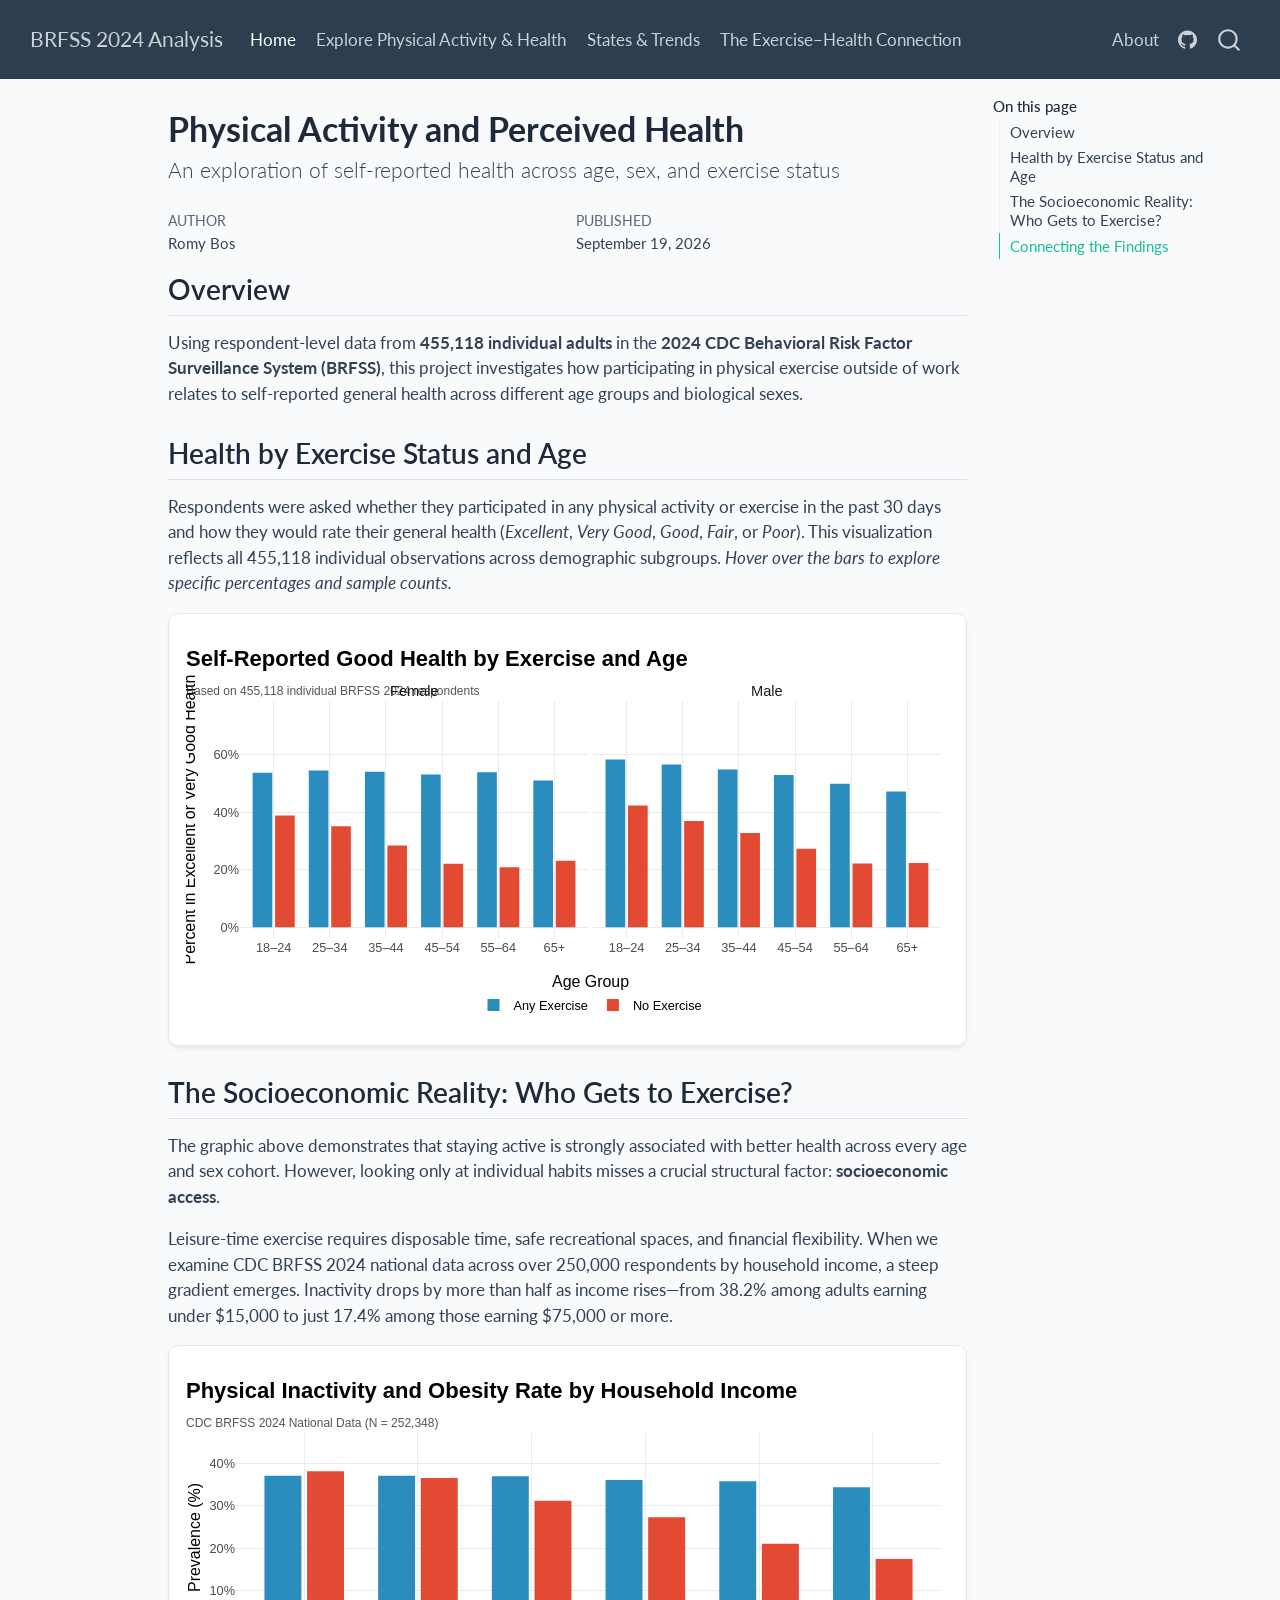
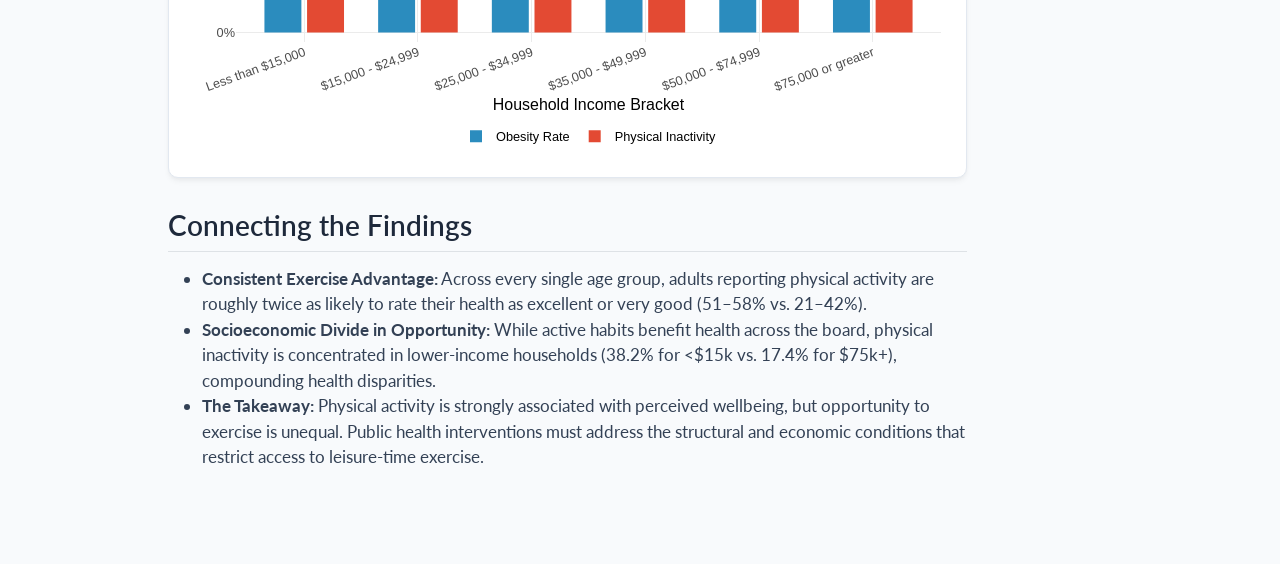
<file: index.html>
<!DOCTYPE html>
<html xmlns="http://www.w3.org/1999/xhtml" lang="en" xml:lang="en"><head>

<meta charset="utf-8">
<meta name="generator" content="quarto-1.10.18">

<meta name="viewport" content="width=device-width, initial-scale=1.0, user-scalable=yes">

<meta name="author" content="Romy Bos">
<meta name="dcterms.date" content="2026-09-19">

<title>Physical Activity and Perceived Health – BRFSS 2024 Analysis</title>
<style>
/* Default styles provided by pandoc.
** See https://pandoc.org/MANUAL.html#variables-for-html for config info.
*/
span.smallcaps{font-variant: small-caps;}
div.columns{display: flex; gap: 1.5em;}
div.column{flex: auto;}
@media screen {
div.columns{gap: min(4vw, 1.5em);}
div.column{overflow-x: auto;}
}
div.hanging-indent{margin-left: 1.5em; text-indent: -1.5em;}
ul.task-list{list-style: none;}
ul.task-list li input[type="checkbox"] {
  width: 0.8em;
  margin: 0 0.8em 0.2em -1em; /* quarto-specific, see https://github.com/quarto-dev/quarto-cli/issues/4556 */ 
  vertical-align: middle;
}
</style>


<script src="site_libs/quarto-nav/quarto-nav.js"></script>
<script src="site_libs/quarto-nav/headroom.min.js"></script>
<script src="site_libs/clipboard/clipboard.min.js"></script>
<script src="site_libs/quarto-search/autocomplete.umd.js"></script>
<script src="site_libs/quarto-search/fuse.min.js"></script>
<script src="site_libs/quarto-search/quarto-search.js"></script>
<meta name="quarto:offset" content="./">
<script src="site_libs/quarto-html/quarto.js" type="module"></script>
<script src="site_libs/quarto-html/tabsets/tabsets.js" type="module"></script>
<script src="site_libs/quarto-html/popper.min.js"></script>
<script src="site_libs/quarto-html/tippy.umd.min.js"></script>
<script src="site_libs/quarto-html/anchor.min.js"></script>
<link href="site_libs/quarto-html/tippy.css" rel="stylesheet">
<link href="site_libs/quarto-html/quarto-syntax-highlighting-64a204ab8560d761af7679ceaba22944.css" rel="stylesheet" id="quarto-text-highlighting-styles">
<script src="site_libs/bootstrap/bootstrap.min.js"></script>
<link href="site_libs/bootstrap/bootstrap-icons.css" rel="stylesheet">
<link href="site_libs/bootstrap/bootstrap-29cad1d750ec8de04ef3509ee433b677.min.css" rel="stylesheet" append-hash="true" id="quarto-bootstrap" data-mode="light">
<script id="quarto-search-options" type="application/json">{
  "location": "navbar",
  "copy-button": false,
  "collapse-after": 3,
  "panel-placement": "end",
  "type": "overlay",
  "limit": 50,
  "keyboard-shortcut": [
    "f",
    "/",
    "s"
  ],
  "show-item-context": false,
  "language": {
    "search-no-results-text": "No results",
    "search-matching-documents-text": "matching documents",
    "search-copy-link-title": "Copy link to search",
    "search-hide-matches-text": "Hide additional matches",
    "search-more-match-text": "more match in this document",
    "search-more-matches-text": "more matches in this document",
    "search-clear-button-title": "Clear",
    "search-text-placeholder": "",
    "search-detached-cancel-button-title": "Cancel",
    "search-submit-button-title": "Submit",
    "search-label": "Search"
  }
}</script>
<link href="site_libs/htmltools-fill-0.5.9/fill.css" rel="stylesheet">
<script src="site_libs/htmlwidgets-1.6.4/htmlwidgets.js"></script>
<script src="site_libs/plotly-binding-4.12.1/plotly.js"></script>
<script src="site_libs/typedarray-0.1/typedarray.min.js"></script>
<script src="site_libs/jquery-3.5.1/jquery.min.js"></script>
<link href="site_libs/crosstalk-1.2.2/css/crosstalk.min.css" rel="stylesheet">
<script src="site_libs/crosstalk-1.2.2/js/crosstalk.min.js"></script>
<link href="site_libs/plotly-htmlwidgets-css-2.25.2/plotly-htmlwidgets.css" rel="stylesheet">
<script src="site_libs/plotly-main-2.25.2/plotly-latest.min.js"></script>


<link rel="stylesheet" href="styles.css">
</head>

<body class="nav-fixed quarto-light">

<div id="quarto-search-results"></div>
  <header id="quarto-header" class="headroom fixed-top">
    <nav class="navbar navbar-expand-lg " data-bs-theme="dark">
      <div class="navbar-container container-fluid">
      <div class="navbar-brand-container mx-auto">
    <a class="navbar-brand" href="./index.html">
    <span class="navbar-title">BRFSS 2024 Analysis</span>
    </a>
  </div>
            <div id="quarto-search" class="" title="Search"></div>
          <button class="navbar-toggler" type="button" data-bs-toggle="collapse" data-bs-target="#navbarCollapse" aria-controls="navbarCollapse" role="menu" aria-expanded="false" aria-label="Toggle navigation" onclick="if (window.quartoToggleHeadroom) { window.quartoToggleHeadroom(); }">
  <span class="navbar-toggler-icon"></span>
</button>
          <div class="collapse navbar-collapse" id="navbarCollapse">
            <ul class="navbar-nav navbar-nav-scroll me-auto">
  <li class="nav-item">
    <a class="nav-link active" href="./index.html" aria-current="page"> 
<span class="menu-text">Home</span></a>
  </li>  
  <li class="nav-item">
    <a class="nav-link" href="./explore.html"> 
<span class="menu-text">Explore Physical Activity &amp; Health</span></a>
  </li>  
  <li class="nav-item">
    <a class="nav-link" href="./states-trends.html"> 
<span class="menu-text">States &amp; Trends</span></a>
  </li>  
  <li class="nav-item">
    <a class="nav-link" href="./story.html"> 
<span class="menu-text">The Exercise–Health Connection</span></a>
  </li>  
</ul>
            <ul class="navbar-nav navbar-nav-scroll ms-auto">
  <li class="nav-item">
    <a class="nav-link" href="./about.html"> 
<span class="menu-text">About</span></a>
  </li>  
  <li class="nav-item compact">
    <a class="nav-link" href="https://github.com/romy-bos/final-project-attempt"> <i class="bi bi-github" role="img" aria-label="GitHub">
</i> 
<span class="menu-text"></span></a>
  </li>  
</ul>
          </div> <!-- /navcollapse -->
            <div class="quarto-navbar-tools">
</div>
      </div> <!-- /container-fluid -->
    </nav>
</header>
<!-- content -->
<div id="quarto-content" class="quarto-container page-columns page-rows-contents page-layout-article page-navbar">
<!-- sidebar -->
<!-- margin-sidebar -->
    <div id="quarto-margin-sidebar" class="sidebar margin-sidebar">
        <nav id="TOC" role="doc-toc" class="toc-active">
    <h2 id="toc-title">On this page</h2>
   
  <ul>
  <li><a href="#overview" id="toc-overview" class="nav-link active" data-scroll-target="#overview">Overview</a></li>
  <li><a href="#health-by-exercise-status-and-age" id="toc-health-by-exercise-status-and-age" class="nav-link" data-scroll-target="#health-by-exercise-status-and-age">Health by Exercise Status and Age</a></li>
  <li><a href="#the-socioeconomic-reality-who-gets-to-exercise" id="toc-the-socioeconomic-reality-who-gets-to-exercise" class="nav-link" data-scroll-target="#the-socioeconomic-reality-who-gets-to-exercise">The Socioeconomic Reality: Who Gets to Exercise?</a></li>
  <li><a href="#connecting-the-findings" id="toc-connecting-the-findings" class="nav-link" data-scroll-target="#connecting-the-findings">Connecting the Findings</a></li>
  </ul>
</nav>
    </div>
<!-- main -->
<main class="content" id="quarto-document-content">

<header id="title-block-header" class="quarto-title-block default">
<div class="quarto-title">
<h1 class="title">Physical Activity and Perceived Health</h1>
<p class="subtitle lead">An exploration of self-reported health across age, sex, and exercise status</p>
</div>



<div class="quarto-title-meta">

    <div>
    <div class="quarto-title-meta-heading">Author</div>
    <div class="quarto-title-meta-contents">
             <p>Romy Bos </p>
          </div>
  </div>
    
    <div>
    <div class="quarto-title-meta-heading">Published</div>
    <div class="quarto-title-meta-contents">
      <p class="date">September 19, 2026</p>
    </div>
  </div>
  
    
  </div>
  


</header>


<section id="overview" class="level2">
<h2 class="anchored" data-anchor-id="overview">Overview</h2>
<p>Using respondent-level data from <strong>455,118 individual adults</strong> in the <strong>2024 CDC Behavioral Risk Factor Surveillance System (BRFSS)</strong>, this project investigates how participating in physical exercise outside of work relates to self-reported general health across different age groups and biological sexes.</p>
</section>
<section id="health-by-exercise-status-and-age" class="level2">
<h2 class="anchored" data-anchor-id="health-by-exercise-status-and-age">Health by Exercise Status and Age</h2>
<p>Respondents were asked whether they participated in any physical activity or exercise in the past 30 days and how they would rate their general health (<em>Excellent</em>, <em>Very Good</em>, <em>Good</em>, <em>Fair</em>, or <em>Poor</em>). This visualization reflects all 455,118 individual observations across demographic subgroups. <em>Hover over the bars to explore specific percentages and sample counts.</em></p>
<div class="card p-3 mb-4">
<div class="cell">
<div class="cell-output-display">
<div class="plotly html-widget html-fill-item" id="htmlwidget-abb15e7987a601778abb" style="width:100%;height:397px;"></div>
<script type="application/json" data-for="htmlwidget-abb15e7987a601778abb">{"x":{"data":[{"orientation":"v","width":[0.34999999999999964,0.34999999999999964,0.34999999999999964,0.34999999999999964,0.35000000000000009,0.35000000000000009],"base":[0,0,0,0,0,0],"x":[5.7999999999999998,4.7999999999999998,2.7999999999999998,3.7999999999999998,1.8,0.80000000000000004],"y":[0.51114290016563768,0.53989133543036893,0.54112786614335884,0.5314846683354193,0.5458975165042439,0.53774963468095471],"text":["<b>Age Group:<\/b> 65+<br><b>Sex:<\/b> Female<br><b>Physical Activity:<\/b> Any Exercise<br><b>Good/Excellent Health:<\/b> 51.1%<br><b>Sample Size:<\/b> 66,410","<b>Age Group:<\/b> 55–64<br><b>Sex:<\/b> Female<br><b>Physical Activity:<\/b> Any Exercise<br><b>Good/Excellent Health:<\/b> 54.0%<br><b>Sample Size:<\/b> 31,473","<b>Age Group:<\/b> 35–44<br><b>Sex:<\/b> Female<br><b>Physical Activity:<\/b> Any Exercise<br><b>Good/Excellent Health:<\/b> 54.1%<br><b>Sample Size:<\/b> 24,205","<b>Age Group:<\/b> 45–54<br><b>Sex:<\/b> Female<br><b>Physical Activity:<\/b> Any Exercise<br><b>Good/Excellent Health:<\/b> 53.1%<br><b>Sample Size:<\/b> 25,568","<b>Age Group:<\/b> 25–34<br><b>Sex:<\/b> Female<br><b>Physical Activity:<\/b> Any Exercise<br><b>Good/Excellent Health:<\/b> 54.6%<br><b>Sample Size:<\/b> 19,086","<b>Age Group:<\/b> 18–24<br><b>Sex:<\/b> Female<br><b>Physical Activity:<\/b> Any Exercise<br><b>Good/Excellent Health:<\/b> 53.8%<br><b>Sample Size:<\/b> 10,265"],"type":"bar","textposition":"none","marker":{"autocolorscale":false,"color":"rgba(43,140,190,1)","line":{"width":1.8897637795275593,"color":"transparent"}},"name":"Any Exercise","legendgroup":"Any Exercise","showlegend":true,"xaxis":"x","yaxis":"y","hoverinfo":"text","frame":null},{"orientation":"v","width":[0.34999999999999964,0.34999999999999964,0.34999999999999964,0.35000000000000009,0.34999999999999964,0.35000000000000009],"base":[0,0,0,0,0,0],"x":[5.7999999999999998,4.7999999999999998,3.7999999999999998,0.80000000000000004,2.7999999999999998,1.8],"y":[0.4728037107169536,0.49912703401075492,0.53001708289270322,0.58391132870937035,0.5490188177459,0.56656642974302895],"text":["<b>Age Group:<\/b> 65+<br><b>Sex:<\/b> Male<br><b>Physical Activity:<\/b> Any Exercise<br><b>Good/Excellent Health:<\/b> 47.3%<br><b>Sample Size:<\/b> 57,563","<b>Age Group:<\/b> 55–64<br><b>Sex:<\/b> Male<br><b>Physical Activity:<\/b> Any Exercise<br><b>Good/Excellent Health:<\/b> 49.9%<br><b>Sample Size:<\/b> 28,638","<b>Age Group:<\/b> 45–54<br><b>Sex:<\/b> Male<br><b>Physical Activity:<\/b> Any Exercise<br><b>Good/Excellent Health:<\/b> 53.0%<br><b>Sample Size:<\/b> 24,586","<b>Age Group:<\/b> 18–24<br><b>Sex:<\/b> Male<br><b>Physical Activity:<\/b> Any Exercise<br><b>Good/Excellent Health:<\/b> 58.4%<br><b>Sample Size:<\/b> 14,706","<b>Age Group:<\/b> 35–44<br><b>Sex:<\/b> Male<br><b>Physical Activity:<\/b> Any Exercise<br><b>Good/Excellent Health:<\/b> 54.9%<br><b>Sample Size:<\/b> 24,817","<b>Age Group:<\/b> 25–34<br><b>Sex:<\/b> Male<br><b>Physical Activity:<\/b> Any Exercise<br><b>Good/Excellent Health:<\/b> 56.7%<br><b>Sample Size:<\/b> 21,948"],"type":"bar","textposition":"none","marker":{"autocolorscale":false,"color":"rgba(43,140,190,1)","line":{"width":1.8897637795275593,"color":"transparent"}},"name":"Any Exercise","legendgroup":"Any Exercise","showlegend":false,"xaxis":"x2","yaxis":"y","hoverinfo":"text","frame":null},{"orientation":"v","width":[0.34999999999999964,0.34999999999999964,0.34999999999999964,0.34999999999999964,0.34999999999999964,0.35000000000000009],"base":[0,0,0,0,0,0],"x":[6.2000000000000002,5.2000000000000002,4.2000000000000002,3.2000000000000002,2.2000000000000002,1.2],"y":[0.23118112412339795,0.20901126408010012,0.22059553349875929,0.284419440537584,0.35183309702248328,0.38851634534786256],"text":["<b>Age Group:<\/b> 65+<br><b>Sex:<\/b> Female<br><b>Physical Activity:<\/b> No Exercise<br><b>Good/Excellent Health:<\/b> 23.1%<br><b>Sample Size:<\/b> 28,947","<b>Age Group:<\/b> 55–64<br><b>Sex:<\/b> Female<br><b>Physical Activity:<\/b> No Exercise<br><b>Good/Excellent Health:<\/b> 20.9%<br><b>Sample Size:<\/b> 11,186","<b>Age Group:<\/b> 45–54<br><b>Sex:<\/b> Female<br><b>Physical Activity:<\/b> No Exercise<br><b>Good/Excellent Health:<\/b> 22.1%<br><b>Sample Size:<\/b> 8,060","<b>Age Group:<\/b> 35–44<br><b>Sex:<\/b> Female<br><b>Physical Activity:<\/b> No Exercise<br><b>Good/Excellent Health:<\/b> 28.4%<br><b>Sample Size:<\/b> 6,399","<b>Age Group:<\/b> 25–34<br><b>Sex:<\/b> Female<br><b>Physical Activity:<\/b> No Exercise<br><b>Good/Excellent Health:<\/b> 35.2%<br><b>Sample Size:<\/b> 4,937","<b>Age Group:<\/b> 18–24<br><b>Sex:<\/b> Female<br><b>Physical Activity:<\/b> No Exercise<br><b>Good/Excellent Health:<\/b> 38.9%<br><b>Sample Size:<\/b> 2,386"],"type":"bar","textposition":"none","marker":{"autocolorscale":false,"color":"rgba(227,74,51,1)","line":{"width":1.8897637795275593,"color":"transparent"}},"name":"No Exercise","legendgroup":"No Exercise","showlegend":true,"xaxis":"x","yaxis":"y","hoverinfo":"text","frame":null},{"orientation":"v","width":[0.34999999999999964,0.34999999999999964,0.34999999999999964,0.34999999999999964,0.35000000000000009,0.34999999999999964],"base":[0,0,0,0,0,0],"x":[4.2000000000000002,6.2000000000000002,5.2000000000000002,3.2000000000000002,1.2,2.2000000000000002],"y":[0.27305024530536287,0.22327701796728344,0.22200186654223053,0.32769556025369978,0.42388863942523575,0.36984168180638466],"text":["<b>Age Group:<\/b> 45–54<br><b>Sex:<\/b> Male<br><b>Physical Activity:<\/b> No Exercise<br><b>Good/Excellent Health:<\/b> 27.3%<br><b>Sample Size:<\/b> 5,911","<b>Age Group:<\/b> 65+<br><b>Sex:<\/b> Male<br><b>Physical Activity:<\/b> No Exercise<br><b>Good/Excellent Health:<\/b> 22.3%<br><b>Sample Size:<\/b> 18,645","<b>Age Group:<\/b> 55–64<br><b>Sex:<\/b> Male<br><b>Physical Activity:<\/b> No Exercise<br><b>Good/Excellent Health:<\/b> 22.2%<br><b>Sample Size:<\/b> 8,572","<b>Age Group:<\/b> 35–44<br><b>Sex:<\/b> Male<br><b>Physical Activity:<\/b> No Exercise<br><b>Good/Excellent Health:<\/b> 32.8%<br><b>Sample Size:<\/b> 4,730","<b>Age Group:<\/b> 18–24<br><b>Sex:<\/b> Male<br><b>Physical Activity:<\/b> No Exercise<br><b>Good/Excellent Health:<\/b> 42.4%<br><b>Sample Size:<\/b> 2,227","<b>Age Group:<\/b> 25–34<br><b>Sex:<\/b> Male<br><b>Physical Activity:<\/b> No Exercise<br><b>Good/Excellent Health:<\/b> 37.0%<br><b>Sample Size:<\/b> 3,853"],"type":"bar","textposition":"none","marker":{"autocolorscale":false,"color":"rgba(227,74,51,1)","line":{"width":1.8897637795275593,"color":"transparent"}},"name":"No Exercise","legendgroup":"No Exercise","showlegend":false,"xaxis":"x2","yaxis":"y","hoverinfo":"text","frame":null}],"layout":{"margin":{"t":70,"r":7.9701120797011216,"b":70,"l":47.023661270236623},"paper_bgcolor":"rgba(255,255,255,1)","font":{"color":"rgba(0,0,0,1)","family":"","size":15.940224159402241},"xaxis":{"domain":[0,0.49654074996540748],"automargin":true,"type":"linear","autorange":false,"range":[0.40000000000000002,6.5999999999999996],"tickmode":"array","ticktext":["18–24","25–34","35–44","45–54","55–64","65+"],"tickvals":[1,2,3,3.9999999999999996,5,6],"categoryorder":"array","categoryarray":["18–24","25–34","35–44","45–54","55–64","65+"],"nticks":null,"ticks":"","tickcolor":null,"ticklen":3.9850560398505603,"tickwidth":0,"showticklabels":true,"tickfont":{"color":"rgba(77,77,77,1)","family":"","size":12.7521793275218},"tickangle":-0,"showline":false,"linecolor":null,"linewidth":0,"showgrid":true,"gridcolor":"rgba(235,235,235,1)","gridwidth":0.72455564360919278,"zeroline":false,"anchor":"y","title":"","hoverformat":".2f"},"annotations":[{"text":"Age Group","x":0.5,"y":0,"showarrow":false,"ax":0,"ay":0,"font":{"color":"rgba(0,0,0,1)","family":"","size":15.940224159402241},"xref":"paper","yref":"paper","textangle":-0,"xanchor":"center","yanchor":"top","annotationType":"axis","yshift":-33.208800332088011},{"text":"Percent in Excellent or Very Good Health","x":0,"y":0.5,"showarrow":false,"ax":0,"ay":0,"font":{"color":"rgba(0,0,0,1)","family":"","size":15.940224159402241},"xref":"paper","yref":"paper","textangle":-90,"xanchor":"right","yanchor":"center","annotationType":"axis","xshift":-39.584889995848904},{"text":"Female","x":0.24827037498270374,"y":1,"showarrow":false,"ax":0,"ay":0,"font":{"color":"rgba(26,26,26,1)","family":"","size":14.611872146118722},"xref":"paper","yref":"paper","textangle":-0,"xanchor":"center","yanchor":"bottom"},{"text":"Male","x":0.75172962501729623,"y":1,"showarrow":false,"ax":0,"ay":0,"font":{"color":"rgba(26,26,26,1)","family":"","size":14.611872146118722},"xref":"paper","yref":"paper","textangle":-0,"xanchor":"center","yanchor":"bottom"}],"yaxis":{"domain":[0,1],"automargin":true,"type":"linear","autorange":false,"range":[-0.037500000000000006,0.78749999999999998],"tickmode":"array","ticktext":["0%","20%","40%","60%"],"tickvals":[0,0.20000000000000001,0.39999999999999991,0.60000000000000009],"categoryorder":"array","categoryarray":["0%","20%","40%","60%"],"nticks":null,"ticks":"","tickcolor":null,"ticklen":3.9850560398505608,"tickwidth":0,"showticklabels":true,"tickfont":{"color":"rgba(77,77,77,1)","family":"","size":12.7521793275218},"tickangle":-0,"showline":false,"linecolor":null,"linewidth":0,"showgrid":true,"gridcolor":"rgba(235,235,235,1)","gridwidth":0.72455564360919289,"zeroline":false,"anchor":"x","title":"","hoverformat":".2f"},"shapes":[{"type":"rect","fillcolor":null,"line":{"color":null,"width":0,"linetype":[]},"yref":"paper","xref":"paper","layer":"below","x0":0,"x1":0.49654074996540748,"y0":0,"y1":27.364051473640522,"yanchor":1,"ysizemode":"pixel"},{"type":"rect","fillcolor":null,"line":{"color":null,"width":0,"linetype":[]},"yref":"paper","xref":"paper","layer":"below","x0":0.50345925003459246,"x1":1,"y0":0,"y1":27.364051473640522,"yanchor":1,"ysizemode":"pixel"}],"xaxis2":{"type":"linear","autorange":false,"range":[0.40000000000000002,6.5999999999999996],"tickmode":"array","ticktext":["18–24","25–34","35–44","45–54","55–64","65+"],"tickvals":[1,2,3,3.9999999999999996,5,6],"categoryorder":"array","categoryarray":["18–24","25–34","35–44","45–54","55–64","65+"],"nticks":null,"ticks":"","tickcolor":null,"ticklen":3.9850560398505603,"tickwidth":0,"showticklabels":true,"tickfont":{"color":"rgba(77,77,77,1)","family":"","size":12.7521793275218},"tickangle":-0,"showline":false,"linecolor":null,"linewidth":0,"showgrid":true,"domain":[0.50345925003459246,1],"gridcolor":"rgba(235,235,235,1)","gridwidth":0.72455564360919278,"zeroline":false,"anchor":"y","title":"","hoverformat":".2f"},"showlegend":true,"legend":{"bgcolor":null,"bordercolor":null,"borderwidth":0,"font":{"color":"rgba(0,0,0,1)","family":"","size":12.7521793275218},"orientation":"h","x":0.5,"y":-0.22,"xanchor":"center","yanchor":"top","title":{"text":"","font":{"color":"rgba(0,0,0,1)","family":"","size":15.940224159402241}}},"hovermode":"closest","barmode":"relative","title":{"text":"<b>Self-Reported Good Health by Exercise and Age<\/b><br><span style=\"font-size:12px;color:#555;\">Based on 455,118 individual BRFSS 2024 respondents<\/span>","x":0}},"config":{"doubleClick":"reset","modeBarButtonsToAdd":["hoverclosest","hovercompare"],"showSendToCloud":false},"source":"A","attrs":{"700034e85be4":{"x":{},"y":{},"fill":{},"text":{},"type":"bar"}},"cur_data":"700034e85be4","visdat":{"700034e85be4":["function (y) ","x"]},"highlight":{"on":"plotly_click","persistent":false,"dynamic":false,"selectize":false,"opacityDim":0.20000000000000001,"selected":{"opacity":1},"debounce":0},"shinyEvents":["plotly_hover","plotly_click","plotly_selected","plotly_relayout","plotly_brushed","plotly_brushing","plotly_clickannotation","plotly_doubleclick","plotly_deselect","plotly_afterplot","plotly_sunburstclick"],"base_url":"https://plot.ly"},"evals":[],"jsHooks":[]}</script>
</div>
</div>
</div>
</section>
<section id="the-socioeconomic-reality-who-gets-to-exercise" class="level2">
<h2 class="anchored" data-anchor-id="the-socioeconomic-reality-who-gets-to-exercise">The Socioeconomic Reality: Who Gets to Exercise?</h2>
<p>The graphic above demonstrates that staying active is strongly associated with better health across every age and sex cohort. However, looking only at individual habits misses a crucial structural factor: <strong>socioeconomic access</strong>.</p>
<p>Leisure-time exercise requires disposable time, safe recreational spaces, and financial flexibility. When we examine CDC BRFSS 2024 national data across over 250,000 respondents by household income, a steep gradient emerges. Inactivity drops by more than half as income rises—from 38.2% among adults earning under $15,000 to just 17.4% among those earning $75,000 or more.</p>
<div class="card p-3 mb-4">
<div class="cell">
<div class="cell-output-display">
<div class="plotly html-widget html-fill-item" id="htmlwidget-8fb524bc1f0b0ae6b9a9" style="width:100%;height:397px;"></div>
<script type="application/json" data-for="htmlwidget-8fb524bc1f0b0ae6b9a9">{"x":{"data":[{"orientation":"v","width":[0.32499999999999996,0.32500000000000018,0.32500000000000018,0.32500000000000018,0.32499999999999929,0.32499999999999929],"base":[0,0,0,0,0,0],"x":[0.8125,1.8125,2.8125,3.8125,4.8125,5.8125],"y":[37.100000000000001,37.100000000000001,37,36.100000000000001,35.799999999999997,34.399999999999999],"text":["<b>Income:<\/b> Less than $15,000<br><b>Obesity Rate:<\/b> 37.1%","<b>Income:<\/b> $15,000 - $24,999<br><b>Obesity Rate:<\/b> 37.1%","<b>Income:<\/b> $25,000 - $34,999<br><b>Obesity Rate:<\/b> 37%","<b>Income:<\/b> $35,000 - $49,999<br><b>Obesity Rate:<\/b> 36.1%","<b>Income:<\/b> $50,000 - $74,999<br><b>Obesity Rate:<\/b> 35.8%","<b>Income:<\/b> $75,000 or greater<br><b>Obesity Rate:<\/b> 34.4%"],"type":"bar","textposition":"none","marker":{"autocolorscale":false,"color":"rgba(43,140,190,1)","line":{"width":1.8897637795275593,"color":"transparent"}},"name":"Obesity Rate","legendgroup":"Obesity Rate","showlegend":true,"xaxis":"x","yaxis":"y","hoverinfo":"text","frame":null},{"orientation":"v","width":[0.32500000000000018,0.32500000000000018,0.32500000000000018,0.32499999999999929,0.32499999999999929,0.32499999999999929],"base":[0,0,0,0,0,0],"x":[1.1875,2.1875,3.1875,4.1875,5.1875,6.1875],"y":[38.200000000000003,36.600000000000001,31.199999999999999,27.300000000000001,21,17.399999999999999],"text":["<b>Income:<\/b> Less than $15,000<br><b>Physical Inactivity:<\/b> 38.2%","<b>Income:<\/b> $15,000 - $24,999<br><b>Physical Inactivity:<\/b> 36.6%","<b>Income:<\/b> $25,000 - $34,999<br><b>Physical Inactivity:<\/b> 31.2%","<b>Income:<\/b> $35,000 - $49,999<br><b>Physical Inactivity:<\/b> 27.3%","<b>Income:<\/b> $50,000 - $74,999<br><b>Physical Inactivity:<\/b> 21%","<b>Income:<\/b> $75,000 or greater<br><b>Physical Inactivity:<\/b> 17.4%"],"type":"bar","textposition":"none","marker":{"autocolorscale":false,"color":"rgba(227,74,51,1)","line":{"width":1.8897637795275593,"color":"transparent"}},"name":"Physical Inactivity","legendgroup":"Physical Inactivity","showlegend":true,"xaxis":"x","yaxis":"y","hoverinfo":"text","frame":null}],"layout":{"margin":{"t":70,"r":7.9701120797011216,"b":95,"l":47.023661270236623},"paper_bgcolor":"rgba(255,255,255,1)","font":{"color":"rgba(0,0,0,1)","family":"","size":15.940224159402241},"xaxis":{"domain":[0,1],"automargin":true,"type":"linear","autorange":false,"range":[0.40000000000000002,6.5999999999999996],"tickmode":"array","ticktext":["Less than $15,000","$15,000 - $24,999","$25,000 - $34,999","$35,000 - $49,999","$50,000 - $74,999","$75,000 or greater"],"tickvals":[1,2,3,3.9999999999999996,5,6],"categoryorder":"array","categoryarray":["Less than $15,000","$15,000 - $24,999","$25,000 - $34,999","$35,000 - $49,999","$50,000 - $74,999","$75,000 or greater"],"nticks":null,"ticks":"","tickcolor":null,"ticklen":3.9850560398505603,"tickwidth":0,"showticklabels":true,"tickfont":{"color":"rgba(77,77,77,1)","family":"","size":12.7521793275218},"tickangle":-20,"showline":false,"linecolor":null,"linewidth":0,"showgrid":true,"gridcolor":"rgba(235,235,235,1)","gridwidth":0.72455564360919278,"zeroline":false,"anchor":"y","title":{"text":"Household Income Bracket","font":{"color":"rgba(0,0,0,1)","family":"","size":15.940224159402241}},"hoverformat":".2f"},"yaxis":{"domain":[0,1],"automargin":true,"type":"linear","autorange":false,"range":[-2.25,47.25],"tickmode":"array","ticktext":["0%","10%","20%","30%","40%"],"tickvals":[0,10,20,30,40],"categoryorder":"array","categoryarray":["0%","10%","20%","30%","40%"],"nticks":null,"ticks":"","tickcolor":null,"ticklen":3.9850560398505608,"tickwidth":0,"showticklabels":true,"tickfont":{"color":"rgba(77,77,77,1)","family":"","size":12.7521793275218},"tickangle":-0,"showline":false,"linecolor":null,"linewidth":0,"showgrid":true,"gridcolor":"rgba(235,235,235,1)","gridwidth":0.72455564360919289,"zeroline":false,"anchor":"x","title":{"text":"Prevalence (%)","font":{"color":"rgba(0,0,0,1)","family":"","size":15.940224159402241}},"hoverformat":".2f"},"shapes":[],"showlegend":true,"legend":{"bgcolor":null,"bordercolor":null,"borderwidth":0,"font":{"color":"rgba(0,0,0,1)","family":"","size":12.7521793275218},"orientation":"h","x":0.5,"y":-0.38,"xanchor":"center","yanchor":"top","title":{"text":"","font":{"color":"rgba(0,0,0,1)","family":"","size":15.940224159402241}}},"hovermode":"closest","barmode":"relative","title":{"text":"<b>Physical Inactivity and Obesity Rate by Household Income<\/b><br><span style=\"font-size:12px;color:#555;\">CDC BRFSS 2024 National Data (N = 252,348)<\/span>","x":0}},"config":{"doubleClick":"reset","modeBarButtonsToAdd":["hoverclosest","hovercompare"],"showSendToCloud":false},"source":"A","attrs":{"70001630c3a0":{"x":{},"y":{},"fill":{},"text":{},"type":"bar"}},"cur_data":"70001630c3a0","visdat":{"70001630c3a0":["function (y) ","x"]},"highlight":{"on":"plotly_click","persistent":false,"dynamic":false,"selectize":false,"opacityDim":0.20000000000000001,"selected":{"opacity":1},"debounce":0},"shinyEvents":["plotly_hover","plotly_click","plotly_selected","plotly_relayout","plotly_brushed","plotly_brushing","plotly_clickannotation","plotly_doubleclick","plotly_deselect","plotly_afterplot","plotly_sunburstclick"],"base_url":"https://plot.ly"},"evals":[],"jsHooks":[]}</script>
</div>
</div>
</div>
</section>
<section id="connecting-the-findings" class="level2">
<h2 class="anchored" data-anchor-id="connecting-the-findings">Connecting the Findings</h2>
<ul>
<li><strong>Consistent Exercise Advantage:</strong> Across every single age group, adults reporting physical activity are roughly twice as likely to rate their health as excellent or very good (51–58% vs.&nbsp;21–42%).</li>
<li><strong>Socioeconomic Divide in Opportunity:</strong> While active habits benefit health across the board, physical inactivity is concentrated in lower-income households (38.2% for &lt;$15k vs.&nbsp;17.4% for $75k+), compounding health disparities.</li>
<li><strong>The Takeaway:</strong> Physical activity is strongly associated with perceived wellbeing, but opportunity to exercise is unequal. Public health interventions must address the structural and economic conditions that restrict access to leisure-time exercise.</li>
</ul>


</section>

</main> <!-- /main -->
<script id="quarto-html-after-body" type="application/javascript">
  window.document.addEventListener("DOMContentLoaded", function (event) {
    const icon = "";
    const anchorJS = new window.AnchorJS();
    anchorJS.options = {
      placement: 'right',
      icon: icon
    };
    anchorJS.add('.anchored');
    const isCodeAnnotation = (el) => {
      for (const clz of el.classList) {
        if (clz.startsWith('code-annotation-')) {                     
          return true;
        }
      }
      return false;
    }
    const onCopySuccess = function(e) {
      // button target
      const button = e.trigger;
      // don't keep focus
      button.blur();
      // flash "checked"
      button.classList.add('code-copy-button-checked');
      var currentTitle = button.getAttribute("title");
      button.setAttribute("title", "Copied!");
      let tooltip;
      if (window.bootstrap) {
        button.setAttribute("data-bs-toggle", "tooltip");
        button.setAttribute("data-bs-placement", "left");
        button.setAttribute("data-bs-title", "Copied!");
        tooltip = new bootstrap.Tooltip(button, 
          { trigger: "manual", 
            customClass: "code-copy-button-tooltip",
            offset: [0, -8]});
        tooltip.show();    
      }
      setTimeout(function() {
        if (tooltip) {
          tooltip.hide();
          button.removeAttribute("data-bs-title");
          button.removeAttribute("data-bs-toggle");
          button.removeAttribute("data-bs-placement");
        }
        button.setAttribute("title", currentTitle);
        button.classList.remove('code-copy-button-checked');
      }, 1000);
      // clear code selection
      e.clearSelection();
    }
    const getTextToCopy = function(trigger) {
      const outerScaffold = trigger.parentElement.cloneNode(true);
      const codeEl = outerScaffold.querySelector('code');
      for (const childEl of codeEl.children) {
        if (isCodeAnnotation(childEl)) {
          childEl.remove();
        }
      }
      return codeEl.innerText;
    }
    const clipboard = new window.ClipboardJS('.code-copy-button:not([data-in-quarto-modal])', {
      text: getTextToCopy
    });
    clipboard.on('success', onCopySuccess);
    if (window.document.getElementById('quarto-embedded-source-code-modal')) {
      const clipboardModal = new window.ClipboardJS('.code-copy-button[data-in-quarto-modal]', {
        text: getTextToCopy,
        container: window.document.getElementById('quarto-embedded-source-code-modal')
      });
      clipboardModal.on('success', onCopySuccess);
    }
      var localhostRegex = new RegExp(/^(?:http|https):\/\/localhost\:?[0-9]*\//);
      var mailtoRegex = new RegExp(/^mailto:/);
        var filterRegex = new RegExp("https:\/\/romy-bos\.github\.io\/final-project-attempt\/");
      var isInternal = (href) => {
          return filterRegex.test(href) || localhostRegex.test(href) || mailtoRegex.test(href);
      }
      // Inspect non-navigation links and adorn them if external
     var links = window.document.querySelectorAll('a[href]:not(.nav-link):not(.navbar-brand):not(.toc-action):not(.sidebar-link):not(.sidebar-item-toggle):not(.pagination-link):not(.no-external):not([aria-hidden]):not(.dropdown-item):not(.quarto-navigation-tool):not(.about-link)');
      for (var i=0; i<links.length; i++) {
        const link = links[i];
        if (!isInternal(link.href)) {
          // undo the damage that might have been done by quarto-nav.js in the case of
          // links that we want to consider external
          if (link.dataset.originalHref !== undefined) {
            link.href = link.dataset.originalHref;
          }
        }
      }
    function tippyHover(el, contentFn, onTriggerFn, onUntriggerFn) {
      const config = {
        allowHTML: true,
        maxWidth: 500,
        delay: 100,
        arrow: false,
        appendTo: function(el) {
            return el.parentElement;
        },
        interactive: true,
        interactiveBorder: 10,
        theme: 'quarto',
        placement: 'bottom-start',
      };
      if (contentFn) {
        config.content = contentFn;
      }
      if (onTriggerFn) {
        config.onTrigger = onTriggerFn;
      }
      if (onUntriggerFn) {
        config.onUntrigger = onUntriggerFn;
      }
      window.tippy(el, config); 
    }
    const noterefs = window.document.querySelectorAll('a[role="doc-noteref"]');
    for (var i=0; i<noterefs.length; i++) {
      const ref = noterefs[i];
      tippyHover(ref, function() {
        // use id or data attribute instead here
        let href = ref.getAttribute('data-footnote-href') || ref.getAttribute('href');
        try { href = new URL(href).hash; } catch {}
        const id = href.replace(/^#\/?/, "");
        const note = window.document.getElementById(id);
        if (note) {
          return note.innerHTML;
        } else {
          return "";
        }
      });
    }
    const xrefs = window.document.querySelectorAll('a.quarto-xref');
    const processXRef = (id, note) => {
      // Strip column container classes
      const stripColumnClz = (el) => {
        el.classList.remove("page-full", "page-columns");
        if (el.children) {
          for (const child of el.children) {
            stripColumnClz(child);
          }
        }
      }
      stripColumnClz(note)
      if (id === null || id.startsWith('sec-')) {
        // Special case sections, only their first couple elements
        const container = document.createElement("div");
        if (note.children && note.children.length > 2) {
          container.appendChild(note.children[0].cloneNode(true));
          for (let i = 1; i < note.children.length; i++) {
            const child = note.children[i];
            if (child.tagName === "P" && child.innerText === "") {
              continue;
            } else {
              container.appendChild(child.cloneNode(true));
              break;
            }
          }
          if (window.Quarto?.typesetMath) {
            window.Quarto.typesetMath(container);
          }
          return container.innerHTML
        } else {
          if (window.Quarto?.typesetMath) {
            window.Quarto.typesetMath(note);
          }
          return note.innerHTML;
        }
      } else {
        // Remove any anchor links if they are present
        const anchorLink = note.querySelector('a.anchorjs-link');
        if (anchorLink) {
          anchorLink.remove();
        }
        if (window.Quarto?.typesetMath) {
          window.Quarto.typesetMath(note);
        }
        if (note.classList.contains("callout")) {
          return note.outerHTML;
        } else {
          return note.innerHTML;
        }
      }
    }
    for (var i=0; i<xrefs.length; i++) {
      const xref = xrefs[i];
      tippyHover(xref, undefined, function(instance) {
        instance.disable();
        let url = xref.getAttribute('href');
        let hash = undefined; 
        if (url.startsWith('#')) {
          hash = url;
        } else {
          try { hash = new URL(url).hash; } catch {}
        }
        if (hash) {
          const id = hash.replace(/^#\/?/, "");
          const note = window.document.getElementById(id);
          if (note !== null) {
            try {
              const html = processXRef(id, note.cloneNode(true));
              instance.setContent(html);
            } finally {
              instance.enable();
              instance.show();
            }
          } else {
            // See if we can fetch this
            fetch(url.split('#')[0])
            .then(res => res.text())
            .then(html => {
              const parser = new DOMParser();
              const htmlDoc = parser.parseFromString(html, "text/html");
              const note = htmlDoc.getElementById(id);
              if (note !== null) {
                const html = processXRef(id, note);
                instance.setContent(html);
              } 
            }).finally(() => {
              instance.enable();
              instance.show();
            });
          }
        } else {
          // See if we can fetch a full url (with no hash to target)
          // This is a special case and we should probably do some content thinning / targeting
          fetch(url)
          .then(res => res.text())
          .then(html => {
            const parser = new DOMParser();
            const htmlDoc = parser.parseFromString(html, "text/html");
            const note = htmlDoc.querySelector('main.content');
            if (note !== null) {
              // This should only happen for chapter cross references
              // (since there is no id in the URL)
              // remove the first header
              if (note.children.length > 0 && note.children[0].tagName === "HEADER") {
                note.children[0].remove();
              }
              const html = processXRef(null, note);
              instance.setContent(html);
            } 
          }).finally(() => {
            instance.enable();
            instance.show();
          });
        }
      }, function(instance) {
      });
    }
        let selectedAnnoteEl;
        const selectorForAnnotation = ( cell, annotation) => {
          let cellAttr = 'data-code-cell="' + cell + '"';
          let lineAttr = 'data-code-annotation="' +  annotation + '"';
          const selector = 'span[' + cellAttr + '][' + lineAttr + ']';
          return selector;
        }
        const selectCodeLines = (annoteEl) => {
          const doc = window.document;
          const targetCell = annoteEl.getAttribute("data-target-cell");
          const targetAnnotation = annoteEl.getAttribute("data-target-annotation");
          const annoteSpan = window.document.querySelector(selectorForAnnotation(targetCell, targetAnnotation));
          const lines = annoteSpan.getAttribute("data-code-lines").split(",");
          const lineIds = lines.map((line) => {
            return targetCell + "-" + line;
          })
          let top = null;
          let height = null;
          let parent = null;
          if (lineIds.length > 0) {
              //compute the position of the single el (top and bottom and make a div)
              const el = window.document.getElementById(lineIds[0]);
              top = el.offsetTop;
              height = el.offsetHeight;
              parent = el.parentElement.parentElement;
            if (lineIds.length > 1) {
              const lastEl = window.document.getElementById(lineIds[lineIds.length - 1]);
              const bottom = lastEl.offsetTop + lastEl.offsetHeight;
              height = bottom - top;
            }
            if (top !== null && height !== null && parent !== null) {
              // cook up a div (if necessary) and position it 
              let div = window.document.getElementById("code-annotation-line-highlight");
              if (div === null) {
                div = window.document.createElement("div");
                div.setAttribute("id", "code-annotation-line-highlight");
                div.style.position = 'absolute';
                parent.appendChild(div);
              }
              div.style.top = top - 2 + "px";
              div.style.height = height + 4 + "px";
              div.style.left = 0;
              let gutterDiv = window.document.getElementById("code-annotation-line-highlight-gutter");
              if (gutterDiv === null) {
                gutterDiv = window.document.createElement("div");
                gutterDiv.setAttribute("id", "code-annotation-line-highlight-gutter");
                gutterDiv.style.position = 'absolute';
                const codeCell = window.document.getElementById(targetCell);
                const gutter = codeCell.querySelector('.code-annotation-gutter');
                gutter.appendChild(gutterDiv);
              }
              gutterDiv.style.top = top - 2 + "px";
              gutterDiv.style.height = height + 4 + "px";
            }
            selectedAnnoteEl = annoteEl;
          }
        };
        const unselectCodeLines = () => {
          const elementsIds = ["code-annotation-line-highlight", "code-annotation-line-highlight-gutter"];
          elementsIds.forEach((elId) => {
            const div = window.document.getElementById(elId);
            if (div) {
              div.remove();
            }
          });
          selectedAnnoteEl = undefined;
        };
          // Handle positioning of the toggle
      window.addEventListener(
        "resize",
        throttle(() => {
          elRect = undefined;
          if (selectedAnnoteEl) {
            selectCodeLines(selectedAnnoteEl);
          }
        }, 10)
      );
      function throttle(fn, ms) {
      let throttle = false;
      let timer;
        return (...args) => {
          if(!throttle) { // first call gets through
              fn.apply(this, args);
              throttle = true;
          } else { // all the others get throttled
              if(timer) clearTimeout(timer); // cancel #2
              timer = setTimeout(() => {
                fn.apply(this, args);
                timer = throttle = false;
              }, ms);
          }
        };
      }
        // Attach click handler to the DT
        const annoteDls = window.document.querySelectorAll('dt[data-target-cell]');
        for (const annoteDlNode of annoteDls) {
          annoteDlNode.addEventListener('click', (event) => {
            const clickedEl = event.target;
            if (clickedEl !== selectedAnnoteEl) {
              unselectCodeLines();
              const activeEl = window.document.querySelector('dt[data-target-cell].code-annotation-active');
              if (activeEl) {
                activeEl.classList.remove('code-annotation-active');
              }
              selectCodeLines(clickedEl);
              clickedEl.classList.add('code-annotation-active');
            } else {
              // Unselect the line
              unselectCodeLines();
              clickedEl.classList.remove('code-annotation-active');
            }
          });
        }
    const findCites = (el) => {
      const parentEl = el.parentElement;
      if (parentEl) {
        const cites = parentEl.dataset.cites;
        if (cites) {
          return {
            el,
            cites: cites.split(' ')
          };
        } else {
          return findCites(el.parentElement)
        }
      } else {
        return undefined;
      }
    };
    var bibliorefs = window.document.querySelectorAll('a[role="doc-biblioref"]');
    for (var i=0; i<bibliorefs.length; i++) {
      const ref = bibliorefs[i];
      const citeInfo = findCites(ref);
      if (citeInfo) {
        tippyHover(citeInfo.el, function() {
          var popup = window.document.createElement('div');
          citeInfo.cites.forEach(function(cite) {
            var citeDiv = window.document.createElement('div');
            citeDiv.classList.add('hanging-indent');
            citeDiv.classList.add('csl-entry');
            var biblioDiv = window.document.getElementById('ref-' + cite);
            if (biblioDiv) {
              citeDiv.innerHTML = biblioDiv.innerHTML;
            }
            popup.appendChild(citeDiv);
          });
          return popup.innerHTML;
        });
      }
    }
  });
  </script>
</div> <!-- /content -->




</body></html>
</file>
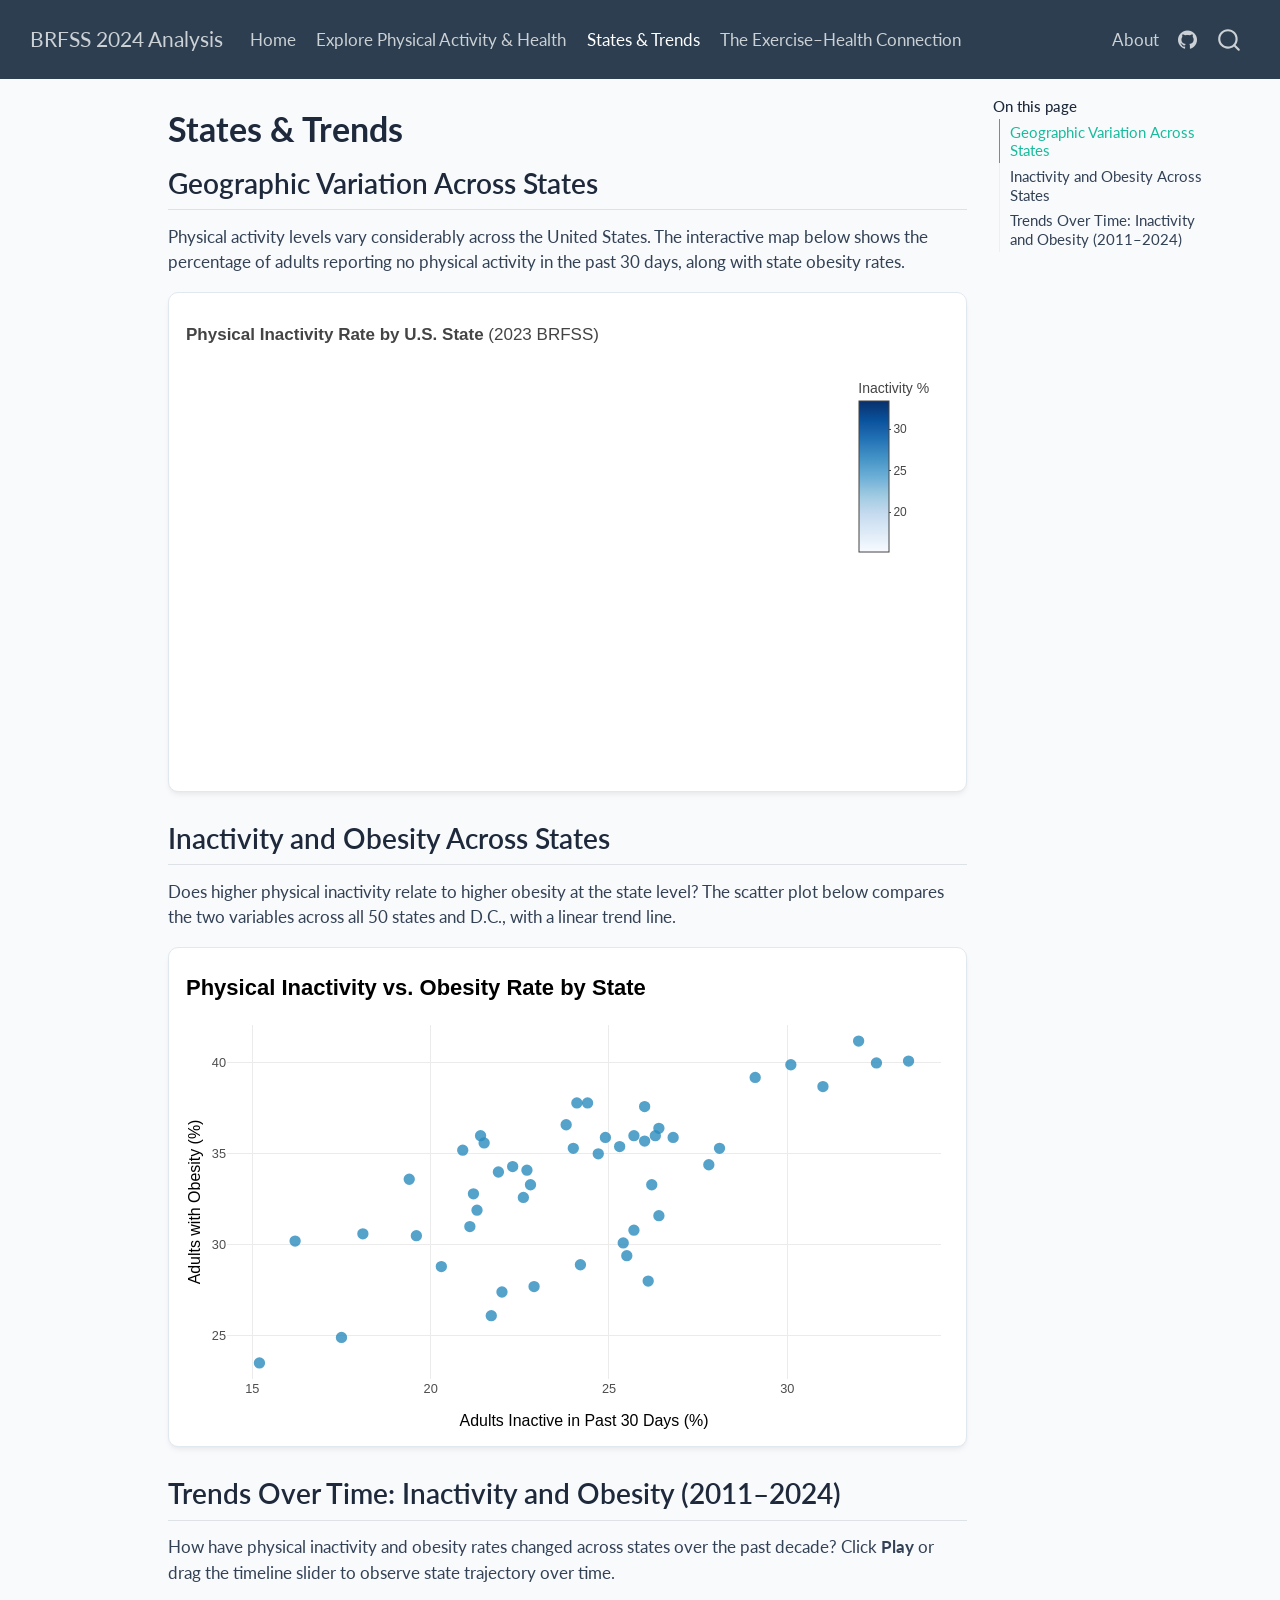
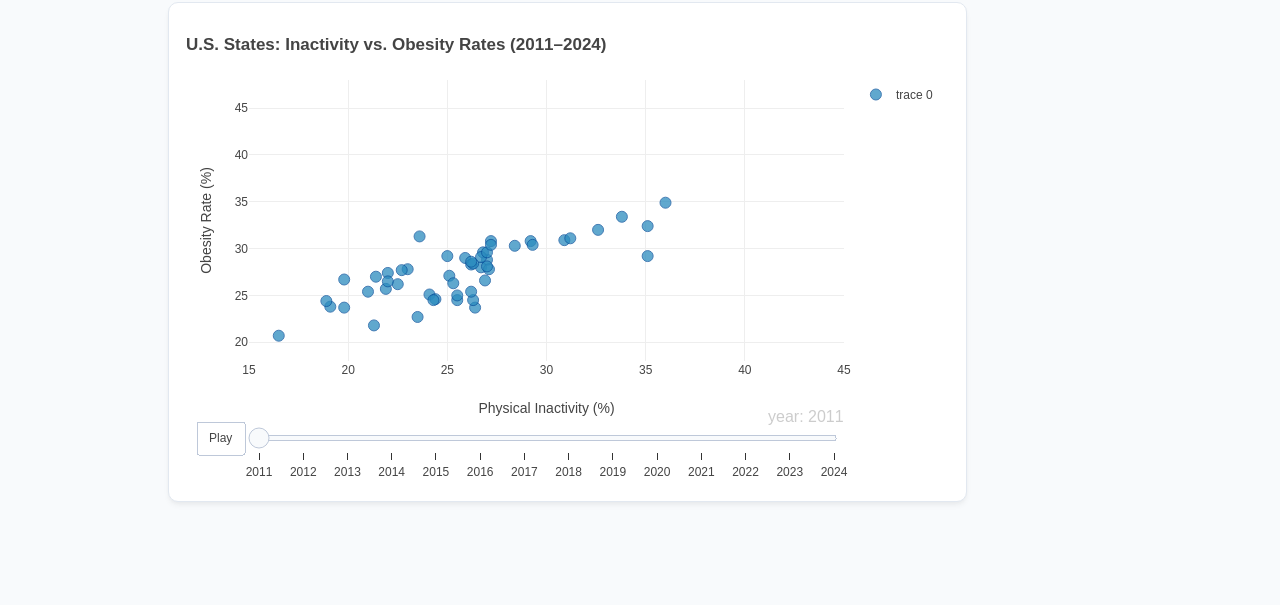
<file: states-trends.html>
<!DOCTYPE html>
<html xmlns="http://www.w3.org/1999/xhtml" lang="en" xml:lang="en"><head>

<meta charset="utf-8">
<meta name="generator" content="quarto-1.10.18">

<meta name="viewport" content="width=device-width, initial-scale=1.0, user-scalable=yes">


<title>States &amp; Trends – BRFSS 2024 Analysis</title>
<style>
/* Default styles provided by pandoc.
** See https://pandoc.org/MANUAL.html#variables-for-html for config info.
*/
span.smallcaps{font-variant: small-caps;}
div.columns{display: flex; gap: 1.5em;}
div.column{flex: auto;}
@media screen {
div.columns{gap: min(4vw, 1.5em);}
div.column{overflow-x: auto;}
}
div.hanging-indent{margin-left: 1.5em; text-indent: -1.5em;}
ul.task-list{list-style: none;}
ul.task-list li input[type="checkbox"] {
  width: 0.8em;
  margin: 0 0.8em 0.2em -1em; /* quarto-specific, see https://github.com/quarto-dev/quarto-cli/issues/4556 */ 
  vertical-align: middle;
}
</style>


<script src="site_libs/quarto-nav/quarto-nav.js"></script>
<script src="site_libs/quarto-nav/headroom.min.js"></script>
<script src="site_libs/clipboard/clipboard.min.js"></script>
<script src="site_libs/quarto-search/autocomplete.umd.js"></script>
<script src="site_libs/quarto-search/fuse.min.js"></script>
<script src="site_libs/quarto-search/quarto-search.js"></script>
<meta name="quarto:offset" content="./">
<script src="site_libs/quarto-html/quarto.js" type="module"></script>
<script src="site_libs/quarto-html/tabsets/tabsets.js" type="module"></script>
<script src="site_libs/quarto-html/popper.min.js"></script>
<script src="site_libs/quarto-html/tippy.umd.min.js"></script>
<script src="site_libs/quarto-html/anchor.min.js"></script>
<link href="site_libs/quarto-html/tippy.css" rel="stylesheet">
<link href="site_libs/quarto-html/quarto-syntax-highlighting-64a204ab8560d761af7679ceaba22944.css" rel="stylesheet" id="quarto-text-highlighting-styles">
<script src="site_libs/bootstrap/bootstrap.min.js"></script>
<link href="site_libs/bootstrap/bootstrap-icons.css" rel="stylesheet">
<link href="site_libs/bootstrap/bootstrap-29cad1d750ec8de04ef3509ee433b677.min.css" rel="stylesheet" append-hash="true" id="quarto-bootstrap" data-mode="light">
<script id="quarto-search-options" type="application/json">{
  "location": "navbar",
  "copy-button": false,
  "collapse-after": 3,
  "panel-placement": "end",
  "type": "overlay",
  "limit": 50,
  "keyboard-shortcut": [
    "f",
    "/",
    "s"
  ],
  "show-item-context": false,
  "language": {
    "search-no-results-text": "No results",
    "search-matching-documents-text": "matching documents",
    "search-copy-link-title": "Copy link to search",
    "search-hide-matches-text": "Hide additional matches",
    "search-more-match-text": "more match in this document",
    "search-more-matches-text": "more matches in this document",
    "search-clear-button-title": "Clear",
    "search-text-placeholder": "",
    "search-detached-cancel-button-title": "Cancel",
    "search-submit-button-title": "Submit",
    "search-label": "Search"
  }
}</script>
<link href="site_libs/htmltools-fill-0.5.9/fill.css" rel="stylesheet">
<script src="site_libs/htmlwidgets-1.6.4/htmlwidgets.js"></script>
<script src="site_libs/plotly-binding-4.12.1/plotly.js"></script>
<script src="site_libs/typedarray-0.1/typedarray.min.js"></script>
<script src="site_libs/jquery-3.5.1/jquery.min.js"></script>
<link href="site_libs/crosstalk-1.2.2/css/crosstalk.min.css" rel="stylesheet">
<script src="site_libs/crosstalk-1.2.2/js/crosstalk.min.js"></script>
<link href="site_libs/plotly-htmlwidgets-css-2.25.2/plotly-htmlwidgets.css" rel="stylesheet">
<script src="site_libs/plotly-main-2.25.2/plotly-latest.min.js"></script>


<link rel="stylesheet" href="styles.css">
</head>

<body class="nav-fixed quarto-light">

<div id="quarto-search-results"></div>
  <header id="quarto-header" class="headroom fixed-top">
    <nav class="navbar navbar-expand-lg " data-bs-theme="dark">
      <div class="navbar-container container-fluid">
      <div class="navbar-brand-container mx-auto">
    <a class="navbar-brand" href="./index.html">
    <span class="navbar-title">BRFSS 2024 Analysis</span>
    </a>
  </div>
            <div id="quarto-search" class="" title="Search"></div>
          <button class="navbar-toggler" type="button" data-bs-toggle="collapse" data-bs-target="#navbarCollapse" aria-controls="navbarCollapse" role="menu" aria-expanded="false" aria-label="Toggle navigation" onclick="if (window.quartoToggleHeadroom) { window.quartoToggleHeadroom(); }">
  <span class="navbar-toggler-icon"></span>
</button>
          <div class="collapse navbar-collapse" id="navbarCollapse">
            <ul class="navbar-nav navbar-nav-scroll me-auto">
  <li class="nav-item">
    <a class="nav-link" href="./index.html"> 
<span class="menu-text">Home</span></a>
  </li>  
  <li class="nav-item">
    <a class="nav-link" href="./explore.html"> 
<span class="menu-text">Explore Physical Activity &amp; Health</span></a>
  </li>  
  <li class="nav-item">
    <a class="nav-link active" href="./states-trends.html" aria-current="page"> 
<span class="menu-text">States &amp; Trends</span></a>
  </li>  
  <li class="nav-item">
    <a class="nav-link" href="./story.html"> 
<span class="menu-text">The Exercise–Health Connection</span></a>
  </li>  
</ul>
            <ul class="navbar-nav navbar-nav-scroll ms-auto">
  <li class="nav-item">
    <a class="nav-link" href="./about.html"> 
<span class="menu-text">About</span></a>
  </li>  
  <li class="nav-item compact">
    <a class="nav-link" href="https://github.com/romy-bos/final-project-attempt"> <i class="bi bi-github" role="img" aria-label="GitHub">
</i> 
<span class="menu-text"></span></a>
  </li>  
</ul>
          </div> <!-- /navcollapse -->
            <div class="quarto-navbar-tools">
</div>
      </div> <!-- /container-fluid -->
    </nav>
</header>
<!-- content -->
<div id="quarto-content" class="quarto-container page-columns page-rows-contents page-layout-article page-navbar">
<!-- sidebar -->
<!-- margin-sidebar -->
    <div id="quarto-margin-sidebar" class="sidebar margin-sidebar">
        <nav id="TOC" role="doc-toc" class="toc-active">
    <h2 id="toc-title">On this page</h2>
   
  <ul>
  <li><a href="#geographic-variation-across-states" id="toc-geographic-variation-across-states" class="nav-link active" data-scroll-target="#geographic-variation-across-states">Geographic Variation Across States</a></li>
  <li><a href="#inactivity-and-obesity-across-states" id="toc-inactivity-and-obesity-across-states" class="nav-link" data-scroll-target="#inactivity-and-obesity-across-states">Inactivity and Obesity Across States</a></li>
  <li><a href="#trends-over-time-inactivity-and-obesity-20112024" id="toc-trends-over-time-inactivity-and-obesity-20112024" class="nav-link" data-scroll-target="#trends-over-time-inactivity-and-obesity-20112024">Trends Over Time: Inactivity and Obesity (2011–2024)</a></li>
  </ul>
</nav>
    </div>
<!-- main -->
<main class="content" id="quarto-document-content">

<header id="title-block-header" class="quarto-title-block default">
<div class="quarto-title">
<h1 class="title">States &amp; Trends</h1>
</div>



<div class="quarto-title-meta">

    
  
    
  </div>
  


</header>


<section id="geographic-variation-across-states" class="level2">
<h2 class="anchored" data-anchor-id="geographic-variation-across-states">Geographic Variation Across States</h2>
<p>Physical activity levels vary considerably across the United States. The interactive map below shows the percentage of adults reporting no physical activity in the past 30 days, along with state obesity rates.</p>
<div class="card p-3 mb-4">
<div class="cell">
<div class="cell-output-display">
<div class="plotly html-widget html-fill-item" id="htmlwidget-d124b95434a31d1f4bb1" style="width:100%;height:464px;"></div>
<script type="application/json" data-for="htmlwidget-d124b95434a31d1f4bb1">{"x":{"visdat":{"6f94669ea6e9":["function () ","plotlyVisDat"]},"cur_data":"6f94669ea6e9","attrs":{"6f94669ea6e9":{"locationmode":"USA-states","alpha_stroke":1,"sizes":[10,100],"spans":[1,20],"z":{},"text":{},"hoverinfo":"text","locations":{},"color":{},"colors":"Blues","inherit":true}},"layout":{"margin":{"b":20,"l":60,"t":60,"r":10},"mapType":"geo","scene":{"zaxis":{"title":"inactivity_pct"}},"geo":{"domain":{"x":[0,1],"y":[0,1]},"scope":"usa","projection":{"type":"albers usa"},"showlakes":true,"lakecolor":"rgba(255,255,255,1)"},"hovermode":"closest","showlegend":false,"legend":{"yanchor":"top","y":0.5},"title":{"text":"<b>Physical Inactivity Rate by U.S. State<\/b> (2023 BRFSS)","x":0}},"source":"A","config":{"modeBarButtonsToAdd":["hoverclosest","hovercompare"],"showSendToCloud":false},"data":[{"colorbar":{"title":"Inactivity %","ticklen":2,"len":0.5,"lenmode":"fraction","y":1,"yanchor":"top"},"colorscale":[["0","rgba(247,251,255,1)"],["0.0416666666666666","rgba(239,246,252,1)"],["0.0833333333333333","rgba(230,240,250,1)"],["0.125","rgba(222,235,247,1)"],["0.166666666666667","rgba(214,230,244,1)"],["0.208333333333333","rgba(206,224,242,1)"],["0.25","rgba(198,219,239,1)"],["0.291666666666667","rgba(185,213,234,1)"],["0.333333333333333","rgba(172,208,230,1)"],["0.375","rgba(158,202,225,1)"],["0.416666666666667","rgba(142,193,221,1)"],["0.458333333333333","rgba(125,183,218,1)"],["0.5","rgba(107,174,214,1)"],["0.541666666666667","rgba(94,165,209,1)"],["0.583333333333333","rgba(81,155,203,1)"],["0.625","rgba(66,146,198,1)"],["0.666666666666667","rgba(57,135,192,1)"],["0.708333333333333","rgba(46,124,187,1)"],["0.75","rgba(33,113,181,1)"],["0.791666666666667","rgba(27,102,173,1)"],["0.833333333333333","rgba(19,91,164,1)"],["0.875","rgba(8,81,156,1)"],["0.916666666666667","rgba(9,70,139,1)"],["0.958333333333333","rgba(9,59,123,1)"],["1","rgba(8,48,107,1)"]],"showscale":true,"locationmode":"USA-states","z":[29.100000000000001,20.899999999999999,21.300000000000001,32.5,22.899999999999999,17.5,25.5,26,15.199999999999999,25.399999999999999,24.699999999999999,21.699999999999999,21.100000000000001,21.399999999999999,24.399999999999999,24.100000000000001,24.899999999999999,30.100000000000001,22.600000000000001,22.699999999999999,22,25.300000000000001,22.800000000000001,33.399999999999999,28.100000000000001,19.600000000000001,23.800000000000001,25.699999999999999,21.199999999999999,24.199999999999999,24,26.100000000000001,21.899999999999999,21.5,26.399999999999999,31,19.399999999999999,26.399999999999999,26.300000000000001,25.699999999999999,26,27.800000000000001,16.199999999999999,20.300000000000001,22.300000000000001,18.100000000000001,32,26.800000000000001,26.199999999999999],"text":["<b>Alabama<\/b><br>Physical Inactivity: 29.1%<br>Obesity Rate: 39.2%","<b>Alaska<\/b><br>Physical Inactivity: 20.9%<br>Obesity Rate: 35.2%","<b>Arizona<\/b><br>Physical Inactivity: 21.3%<br>Obesity Rate: 31.9%","<b>Arkansas<\/b><br>Physical Inactivity: 32.5%<br>Obesity Rate: 40%","<b>California<\/b><br>Physical Inactivity: 22.9%<br>Obesity Rate: 27.7%","<b>Colorado<\/b><br>Physical Inactivity: 17.5%<br>Obesity Rate: 24.9%","<b>Connecticut<\/b><br>Physical Inactivity: 25.5%<br>Obesity Rate: 29.4%","<b>Delaware<\/b><br>Physical Inactivity: 26%<br>Obesity Rate: 35.7%","<b>District of Columbia<\/b><br>Physical Inactivity: 15.2%<br>Obesity Rate: 23.5%","<b>Florida<\/b><br>Physical Inactivity: 25.4%<br>Obesity Rate: 30.1%","<b>Georgia<\/b><br>Physical Inactivity: 24.7%<br>Obesity Rate: 35%","<b>Hawaii<\/b><br>Physical Inactivity: 21.7%<br>Obesity Rate: 26.1%","<b>Idaho<\/b><br>Physical Inactivity: 21.1%<br>Obesity Rate: 31%","<b>Illinois<\/b><br>Physical Inactivity: 21.4%<br>Obesity Rate: 36%","<b>Indiana<\/b><br>Physical Inactivity: 24.4%<br>Obesity Rate: 37.8%","<b>Iowa<\/b><br>Physical Inactivity: 24.1%<br>Obesity Rate: 37.8%","<b>Kansas<\/b><br>Physical Inactivity: 24.9%<br>Obesity Rate: 35.9%","<b>Louisiana<\/b><br>Physical Inactivity: 30.1%<br>Obesity Rate: 39.9%","<b>Maine<\/b><br>Physical Inactivity: 22.6%<br>Obesity Rate: 32.6%","<b>Maryland<\/b><br>Physical Inactivity: 22.7%<br>Obesity Rate: 34.1%","<b>Massachusetts<\/b><br>Physical Inactivity: 22%<br>Obesity Rate: 27.4%","<b>Michigan<\/b><br>Physical Inactivity: 25.3%<br>Obesity Rate: 35.4%","<b>Minnesota<\/b><br>Physical Inactivity: 22.8%<br>Obesity Rate: 33.3%","<b>Mississippi<\/b><br>Physical Inactivity: 33.4%<br>Obesity Rate: 40.1%","<b>Missouri<\/b><br>Physical Inactivity: 28.1%<br>Obesity Rate: 35.3%","<b>Montana<\/b><br>Physical Inactivity: 19.6%<br>Obesity Rate: 30.5%","<b>Nebraska<\/b><br>Physical Inactivity: 23.8%<br>Obesity Rate: 36.6%","<b>Nevada<\/b><br>Physical Inactivity: 25.7%<br>Obesity Rate: 30.8%","<b>New Hampshire<\/b><br>Physical Inactivity: 21.2%<br>Obesity Rate: 32.8%","<b>New Jersey<\/b><br>Physical Inactivity: 24.2%<br>Obesity Rate: 28.9%","<b>New Mexico<\/b><br>Physical Inactivity: 24%<br>Obesity Rate: 35.3%","<b>New York<\/b><br>Physical Inactivity: 26.1%<br>Obesity Rate: 28%","<b>North Carolina<\/b><br>Physical Inactivity: 21.9%<br>Obesity Rate: 34%","<b>North Dakota<\/b><br>Physical Inactivity: 21.5%<br>Obesity Rate: 35.6%","<b>Ohio<\/b><br>Physical Inactivity: 26.4%<br>Obesity Rate: 36.4%","<b>Oklahoma<\/b><br>Physical Inactivity: 31%<br>Obesity Rate: 38.7%","<b>Oregon<\/b><br>Physical Inactivity: 19.4%<br>Obesity Rate: 33.6%","<b>Rhode Island<\/b><br>Physical Inactivity: 26.4%<br>Obesity Rate: 31.6%","<b>South Carolina<\/b><br>Physical Inactivity: 26.3%<br>Obesity Rate: 36%","<b>South Dakota<\/b><br>Physical Inactivity: 25.7%<br>Obesity Rate: 36%","<b>Tennessee<\/b><br>Physical Inactivity: 26%<br>Obesity Rate: 37.6%","<b>Texas<\/b><br>Physical Inactivity: 27.8%<br>Obesity Rate: 34.4%","<b>Utah<\/b><br>Physical Inactivity: 16.2%<br>Obesity Rate: 30.2%","<b>Vermont<\/b><br>Physical Inactivity: 20.3%<br>Obesity Rate: 28.8%","<b>Virginia<\/b><br>Physical Inactivity: 22.3%<br>Obesity Rate: 34.3%","<b>Washington<\/b><br>Physical Inactivity: 18.1%<br>Obesity Rate: 30.6%","<b>West Virginia<\/b><br>Physical Inactivity: 32%<br>Obesity Rate: 41.2%","<b>Wisconsin<\/b><br>Physical Inactivity: 26.8%<br>Obesity Rate: 35.9%","<b>Wyoming<\/b><br>Physical Inactivity: 26.2%<br>Obesity Rate: 33.3%"],"hoverinfo":["text","text","text","text","text","text","text","text","text","text","text","text","text","text","text","text","text","text","text","text","text","text","text","text","text","text","text","text","text","text","text","text","text","text","text","text","text","text","text","text","text","text","text","text","text","text","text","text","text"],"locations":["AL","AK","AZ","AR","CA","CO","CT","DE","DC","FL","GA","HI","ID","IL","IN","IA","KS","LA","ME","MD","MA","MI","MN","MS","MO","MT","NE","NV","NH","NJ","NM","NY","NC","ND","OH","OK","OR","RI","SC","SD","TN","TX","UT","VT","VA","WA","WV","WI","WY"],"type":"choropleth","marker":{"line":{"colorbar":{"title":"","ticklen":2},"cmin":15.199999999999999,"cmax":33.399999999999999,"colorscale":[["0","rgba(247,251,255,1)"],["0.0416666666666666","rgba(239,246,252,1)"],["0.0833333333333333","rgba(230,240,250,1)"],["0.125","rgba(222,235,247,1)"],["0.166666666666667","rgba(214,230,244,1)"],["0.208333333333333","rgba(206,224,242,1)"],["0.25","rgba(198,219,239,1)"],["0.291666666666667","rgba(185,213,234,1)"],["0.333333333333333","rgba(172,208,230,1)"],["0.375","rgba(158,202,225,1)"],["0.416666666666667","rgba(142,193,221,1)"],["0.458333333333333","rgba(125,183,218,1)"],["0.5","rgba(107,174,214,1)"],["0.541666666666667","rgba(94,165,209,1)"],["0.583333333333333","rgba(81,155,203,1)"],["0.625","rgba(66,146,198,1)"],["0.666666666666667","rgba(57,135,192,1)"],["0.708333333333333","rgba(46,124,187,1)"],["0.75","rgba(33,113,181,1)"],["0.791666666666667","rgba(27,102,173,1)"],["0.833333333333333","rgba(19,91,164,1)"],["0.875","rgba(8,81,156,1)"],["0.916666666666667","rgba(9,70,139,1)"],["0.958333333333333","rgba(9,59,123,1)"],["1","rgba(8,48,107,1)"]],"showscale":false,"color":[29.100000000000001,20.899999999999999,21.300000000000001,32.5,22.899999999999999,17.5,25.5,26,15.199999999999999,25.399999999999999,24.699999999999999,21.699999999999999,21.100000000000001,21.399999999999999,24.399999999999999,24.100000000000001,24.899999999999999,30.100000000000001,22.600000000000001,22.699999999999999,22,25.300000000000001,22.800000000000001,33.399999999999999,28.100000000000001,19.600000000000001,23.800000000000001,25.699999999999999,21.199999999999999,24.199999999999999,24,26.100000000000001,21.899999999999999,21.5,26.399999999999999,31,19.399999999999999,26.399999999999999,26.300000000000001,25.699999999999999,26,27.800000000000001,16.199999999999999,20.300000000000001,22.300000000000001,18.100000000000001,32,26.800000000000001,26.199999999999999]}},"geo":"geo","frame":null}],"highlight":{"on":"plotly_click","persistent":false,"dynamic":false,"selectize":false,"opacityDim":0.20000000000000001,"selected":{"opacity":1},"debounce":0},"shinyEvents":["plotly_hover","plotly_click","plotly_selected","plotly_relayout","plotly_brushed","plotly_brushing","plotly_clickannotation","plotly_doubleclick","plotly_deselect","plotly_afterplot","plotly_sunburstclick"],"base_url":"https://plot.ly"},"evals":[],"jsHooks":[]}</script>
</div>
</div>
</div>
</section>
<section id="inactivity-and-obesity-across-states" class="level2">
<h2 class="anchored" data-anchor-id="inactivity-and-obesity-across-states">Inactivity and Obesity Across States</h2>
<p>Does higher physical inactivity relate to higher obesity at the state level? The scatter plot below compares the two variables across all 50 states and D.C., with a linear trend line.</p>
<div class="card p-3 mb-4">
<div class="cell">
<div class="cell-output-display">
<div class="plotly html-widget html-fill-item" id="htmlwidget-b5d9c9a8088d9ff497bf" style="width:100%;height:464px;"></div>
<script type="application/json" data-for="htmlwidget-b5d9c9a8088d9ff497bf">{"x":{"data":[{"x":[29.100000000000001,20.899999999999999,21.300000000000001,32.5,22.899999999999999,17.5,25.5,26,15.199999999999999,25.399999999999999,24.699999999999999,21.699999999999999,21.100000000000001,21.399999999999999,24.399999999999999,24.100000000000001,24.899999999999999,30.100000000000001,22.600000000000001,22.699999999999999,22,25.300000000000001,22.800000000000001,33.399999999999999,28.100000000000001,19.600000000000001,23.800000000000001,25.699999999999999,21.199999999999999,24.199999999999999,24,26.100000000000001,21.899999999999999,21.5,26.399999999999999,31,19.399999999999999,26.399999999999999,26.300000000000001,25.699999999999999,26,27.800000000000001,16.199999999999999,20.300000000000001,22.300000000000001,18.100000000000001,32,26.800000000000001,26.199999999999999],"y":[39.200000000000003,35.200000000000003,31.899999999999999,40,27.699999999999999,24.899999999999999,29.399999999999999,35.700000000000003,23.5,30.100000000000001,35,26.100000000000001,31,36,37.799999999999997,37.799999999999997,35.899999999999999,39.899999999999999,32.600000000000001,34.100000000000001,27.399999999999999,35.399999999999999,33.299999999999997,40.100000000000001,35.299999999999997,30.5,36.600000000000001,30.800000000000001,32.799999999999997,28.899999999999999,35.299999999999997,28,34,35.600000000000001,36.399999999999999,38.700000000000003,33.600000000000001,31.600000000000001,36,36,37.600000000000001,34.399999999999999,30.199999999999999,28.800000000000001,34.299999999999997,30.600000000000001,41.200000000000003,35.899999999999999,33.299999999999997],"text":["<b>Alabama<\/b><br>Inactivity: 29.1%<br>Obesity: 39.2%","<b>Alaska<\/b><br>Inactivity: 20.9%<br>Obesity: 35.2%","<b>Arizona<\/b><br>Inactivity: 21.3%<br>Obesity: 31.9%","<b>Arkansas<\/b><br>Inactivity: 32.5%<br>Obesity: 40%","<b>California<\/b><br>Inactivity: 22.9%<br>Obesity: 27.7%","<b>Colorado<\/b><br>Inactivity: 17.5%<br>Obesity: 24.9%","<b>Connecticut<\/b><br>Inactivity: 25.5%<br>Obesity: 29.4%","<b>Delaware<\/b><br>Inactivity: 26%<br>Obesity: 35.7%","<b>District of Columbia<\/b><br>Inactivity: 15.2%<br>Obesity: 23.5%","<b>Florida<\/b><br>Inactivity: 25.4%<br>Obesity: 30.1%","<b>Georgia<\/b><br>Inactivity: 24.7%<br>Obesity: 35%","<b>Hawaii<\/b><br>Inactivity: 21.7%<br>Obesity: 26.1%","<b>Idaho<\/b><br>Inactivity: 21.1%<br>Obesity: 31%","<b>Illinois<\/b><br>Inactivity: 21.4%<br>Obesity: 36%","<b>Indiana<\/b><br>Inactivity: 24.4%<br>Obesity: 37.8%","<b>Iowa<\/b><br>Inactivity: 24.1%<br>Obesity: 37.8%","<b>Kansas<\/b><br>Inactivity: 24.9%<br>Obesity: 35.9%","<b>Louisiana<\/b><br>Inactivity: 30.1%<br>Obesity: 39.9%","<b>Maine<\/b><br>Inactivity: 22.6%<br>Obesity: 32.6%","<b>Maryland<\/b><br>Inactivity: 22.7%<br>Obesity: 34.1%","<b>Massachusetts<\/b><br>Inactivity: 22%<br>Obesity: 27.4%","<b>Michigan<\/b><br>Inactivity: 25.3%<br>Obesity: 35.4%","<b>Minnesota<\/b><br>Inactivity: 22.8%<br>Obesity: 33.3%","<b>Mississippi<\/b><br>Inactivity: 33.4%<br>Obesity: 40.1%","<b>Missouri<\/b><br>Inactivity: 28.1%<br>Obesity: 35.3%","<b>Montana<\/b><br>Inactivity: 19.6%<br>Obesity: 30.5%","<b>Nebraska<\/b><br>Inactivity: 23.8%<br>Obesity: 36.6%","<b>Nevada<\/b><br>Inactivity: 25.7%<br>Obesity: 30.8%","<b>New Hampshire<\/b><br>Inactivity: 21.2%<br>Obesity: 32.8%","<b>New Jersey<\/b><br>Inactivity: 24.2%<br>Obesity: 28.9%","<b>New Mexico<\/b><br>Inactivity: 24%<br>Obesity: 35.3%","<b>New York<\/b><br>Inactivity: 26.1%<br>Obesity: 28%","<b>North Carolina<\/b><br>Inactivity: 21.9%<br>Obesity: 34%","<b>North Dakota<\/b><br>Inactivity: 21.5%<br>Obesity: 35.6%","<b>Ohio<\/b><br>Inactivity: 26.4%<br>Obesity: 36.4%","<b>Oklahoma<\/b><br>Inactivity: 31%<br>Obesity: 38.7%","<b>Oregon<\/b><br>Inactivity: 19.4%<br>Obesity: 33.6%","<b>Rhode Island<\/b><br>Inactivity: 26.4%<br>Obesity: 31.6%","<b>South Carolina<\/b><br>Inactivity: 26.3%<br>Obesity: 36%","<b>South Dakota<\/b><br>Inactivity: 25.7%<br>Obesity: 36%","<b>Tennessee<\/b><br>Inactivity: 26%<br>Obesity: 37.6%","<b>Texas<\/b><br>Inactivity: 27.8%<br>Obesity: 34.4%","<b>Utah<\/b><br>Inactivity: 16.2%<br>Obesity: 30.2%","<b>Vermont<\/b><br>Inactivity: 20.3%<br>Obesity: 28.8%","<b>Virginia<\/b><br>Inactivity: 22.3%<br>Obesity: 34.3%","<b>Washington<\/b><br>Inactivity: 18.1%<br>Obesity: 30.6%","<b>West Virginia<\/b><br>Inactivity: 32%<br>Obesity: 41.2%","<b>Wisconsin<\/b><br>Inactivity: 26.8%<br>Obesity: 35.9%","<b>Wyoming<\/b><br>Inactivity: 26.2%<br>Obesity: 33.3%"],"type":"scatter","mode":"markers","marker":{"autocolorscale":false,"color":"rgba(43,140,190,1)","opacity":0.80000000000000004,"size":9.4488188976377963,"symbol":"circle","line":{"width":1.8897637795275593,"color":"rgba(43,140,190,1)"}},"hoveron":"points","showlegend":false,"xaxis":"x","yaxis":"y","hoverinfo":"text","frame":null},{"visible":false,"showlegend":false,"xaxis":null,"yaxis":null,"hoverinfo":"text","frame":null}],"layout":{"margin":{"t":60,"r":7.9701120797011216,"b":50,"l":40.647571606475722},"paper_bgcolor":"rgba(255,255,255,1)","font":{"color":"rgba(0,0,0,1)","family":"","size":15.940224159402243},"xaxis":{"domain":[0,1],"automargin":true,"type":"linear","autorange":false,"range":[14.289999999999999,34.309999999999995],"tickmode":"array","ticktext":["15","20","25","30"],"tickvals":[15,20,25,30],"categoryorder":"array","categoryarray":["15","20","25","30"],"nticks":null,"ticks":"","tickcolor":null,"ticklen":3.9850560398505608,"tickwidth":0,"showticklabels":true,"tickfont":{"color":"rgba(77,77,77,1)","family":"","size":12.7521793275218},"tickangle":-0,"showline":false,"linecolor":null,"linewidth":0,"showgrid":true,"gridcolor":"rgba(235,235,235,1)","gridwidth":0.72455564360919278,"zeroline":false,"anchor":"y","title":{"text":"Adults Inactive in Past 30 Days (%)","font":{"color":"rgba(0,0,0,1)","family":"","size":15.940224159402243}},"hoverformat":".2f"},"yaxis":{"domain":[0,1],"automargin":true,"type":"linear","autorange":false,"range":[22.614999999999998,42.085000000000001],"tickmode":"array","ticktext":["25","30","35","40"],"tickvals":[25,30,35,40],"categoryorder":"array","categoryarray":["25","30","35","40"],"nticks":null,"ticks":"","tickcolor":null,"ticklen":3.9850560398505608,"tickwidth":0,"showticklabels":true,"tickfont":{"color":"rgba(77,77,77,1)","family":"","size":12.7521793275218},"tickangle":-0,"showline":false,"linecolor":null,"linewidth":0,"showgrid":true,"gridcolor":"rgba(235,235,235,1)","gridwidth":0.72455564360919278,"zeroline":false,"anchor":"x","title":{"text":"Adults with Obesity (%)","font":{"color":"rgba(0,0,0,1)","family":"","size":15.940224159402243}},"hoverformat":".2f"},"shapes":[],"showlegend":false,"legend":{"bgcolor":null,"bordercolor":null,"borderwidth":0,"font":{"color":"rgba(0,0,0,1)","family":"","size":12.7521793275218}},"hovermode":"closest","barmode":"relative","title":{"text":"<b>Physical Inactivity vs. Obesity Rate by State<\/b>","x":0}},"config":{"doubleClick":"reset","modeBarButtonsToAdd":["hoverclosest","hovercompare"],"showSendToCloud":false},"source":"A","attrs":{"6f9419719373":{"x":{},"y":{},"text":{},"type":"scatter"},"6f94774cf7d7":{"x":{},"y":{},"text":{}}},"cur_data":"6f9419719373","visdat":{"6f9419719373":["function (y) ","x"],"6f94774cf7d7":["function (y) ","x"]},"highlight":{"on":"plotly_click","persistent":false,"dynamic":false,"selectize":false,"opacityDim":0.20000000000000001,"selected":{"opacity":1},"debounce":0},"shinyEvents":["plotly_hover","plotly_click","plotly_selected","plotly_relayout","plotly_brushed","plotly_brushing","plotly_clickannotation","plotly_doubleclick","plotly_deselect","plotly_afterplot","plotly_sunburstclick"],"base_url":"https://plot.ly"},"evals":[],"jsHooks":[]}</script>
</div>
</div>
</div>
</section>
<section id="trends-over-time-inactivity-and-obesity-20112024" class="level2">
<h2 class="anchored" data-anchor-id="trends-over-time-inactivity-and-obesity-20112024">Trends Over Time: Inactivity and Obesity (2011–2024)</h2>
<p>How have physical inactivity and obesity rates changed across states over the past decade? Click <strong>Play</strong> or drag the timeline slider to observe state trajectory over time.</p>
<div class="card p-3 mb-4">
<div class="cell">
<div class="cell-output-display">
<div class="plotly html-widget html-fill-item" id="htmlwidget-dbf4f8c83c3a6d62cee8" style="width:100%;height:464px;"></div>
<script type="application/json" data-for="htmlwidget-dbf4f8c83c3a6d62cee8">{"x":{"visdat":{"6f9454dede5c":["function () ","plotlyVisDat"]},"cur_data":"6f9454dede5c","attrs":{"6f9454dede5c":{"x":{},"y":{},"text":{},"hoverinfo":"text","mode":"markers","marker":{"size":11,"color":"#2b8cbe","opacity":0.75,"line":{"color":"#08519c","width":1}},"frame":{},"alpha_stroke":1,"sizes":[10,100],"spans":[1,20],"type":"scatter"}},"layout":{"margin":{"b":70,"l":60,"t":60,"r":10},"title":{"text":"<b>U.S. States: Inactivity vs. Obesity Rates (2011–2024)<\/b>","x":0},"xaxis":{"domain":[0,1],"automargin":true,"title":"Physical Inactivity (%)","range":[15,45]},"yaxis":{"domain":[0,1],"automargin":true,"title":"Obesity Rate (%)","range":[18,48]},"hovermode":"closest","showlegend":true,"sliders":[{"currentvalue":{"prefix":"year: ","xanchor":"right","font":{"size":16,"color":"rgba(204,204,204,1)"}},"steps":[{"method":"animate","args":[["2011"],{"transition":{"duration":500,"easing":"linear"},"frame":{"duration":500,"redraw":false},"mode":"immediate"}],"label":"2011","value":"2011"},{"method":"animate","args":[["2012"],{"transition":{"duration":500,"easing":"linear"},"frame":{"duration":500,"redraw":false},"mode":"immediate"}],"label":"2012","value":"2012"},{"method":"animate","args":[["2013"],{"transition":{"duration":500,"easing":"linear"},"frame":{"duration":500,"redraw":false},"mode":"immediate"}],"label":"2013","value":"2013"},{"method":"animate","args":[["2014"],{"transition":{"duration":500,"easing":"linear"},"frame":{"duration":500,"redraw":false},"mode":"immediate"}],"label":"2014","value":"2014"},{"method":"animate","args":[["2015"],{"transition":{"duration":500,"easing":"linear"},"frame":{"duration":500,"redraw":false},"mode":"immediate"}],"label":"2015","value":"2015"},{"method":"animate","args":[["2016"],{"transition":{"duration":500,"easing":"linear"},"frame":{"duration":500,"redraw":false},"mode":"immediate"}],"label":"2016","value":"2016"},{"method":"animate","args":[["2017"],{"transition":{"duration":500,"easing":"linear"},"frame":{"duration":500,"redraw":false},"mode":"immediate"}],"label":"2017","value":"2017"},{"method":"animate","args":[["2018"],{"transition":{"duration":500,"easing":"linear"},"frame":{"duration":500,"redraw":false},"mode":"immediate"}],"label":"2018","value":"2018"},{"method":"animate","args":[["2019"],{"transition":{"duration":500,"easing":"linear"},"frame":{"duration":500,"redraw":false},"mode":"immediate"}],"label":"2019","value":"2019"},{"method":"animate","args":[["2020"],{"transition":{"duration":500,"easing":"linear"},"frame":{"duration":500,"redraw":false},"mode":"immediate"}],"label":"2020","value":"2020"},{"method":"animate","args":[["2021"],{"transition":{"duration":500,"easing":"linear"},"frame":{"duration":500,"redraw":false},"mode":"immediate"}],"label":"2021","value":"2021"},{"method":"animate","args":[["2022"],{"transition":{"duration":500,"easing":"linear"},"frame":{"duration":500,"redraw":false},"mode":"immediate"}],"label":"2022","value":"2022"},{"method":"animate","args":[["2023"],{"transition":{"duration":500,"easing":"linear"},"frame":{"duration":500,"redraw":false},"mode":"immediate"}],"label":"2023","value":"2023"},{"method":"animate","args":[["2024"],{"transition":{"duration":500,"easing":"linear"},"frame":{"duration":500,"redraw":false},"mode":"immediate"}],"label":"2024","value":"2024"}],"visible":true,"pad":{"t":40}}],"updatemenus":[{"type":"buttons","direction":"right","showactive":false,"y":0,"x":0,"yanchor":"top","xanchor":"right","pad":{"t":60,"r":5},"buttons":[{"label":"Play","method":"animate","args":[null,{"fromcurrent":true,"mode":"immediate","transition":{"duration":500,"easing":"linear"},"frame":{"duration":500,"redraw":false}}]}]}]},"source":"A","config":{"modeBarButtonsToAdd":["hoverclosest","hovercompare"],"showSendToCloud":false},"data":[{"x":[32.600000000000001,22,24.100000000000001,30.899999999999999,19.100000000000001,16.5,25.5,27,19.800000000000001,26.899999999999999,26.699999999999999,21.300000000000001,21.399999999999999,25.100000000000001,29.199999999999999,25.899999999999999,26.800000000000001,29.300000000000001,33.799999999999997,23,26.199999999999999,23.5,23.600000000000001,21.899999999999999,36,28.399999999999999,24.399999999999999,26.300000000000001,24.300000000000001,22.5,26.399999999999999,25.300000000000001,26.300000000000001,26.699999999999999,27.100000000000001,27,31.199999999999999,19.800000000000001,26.199999999999999,26.199999999999999,27.199999999999999,27,35.100000000000001,27.199999999999999,18.899999999999999,21,25,22,35.100000000000001,22.699999999999999,25.5],"y":[32,27.399999999999999,25.100000000000001,30.899999999999999,23.800000000000001,20.699999999999999,24.5,28.800000000000001,23.699999999999999,26.600000000000001,28,21.800000000000001,27,27.100000000000001,30.800000000000001,29,29.600000000000001,30.399999999999999,33.399999999999999,27.800000000000001,28.300000000000001,22.699999999999999,31.300000000000001,25.699999999999999,34.899999999999999,30.300000000000001,24.600000000000001,28.399999999999999,24.5,26.199999999999999,23.699999999999999,26.300000000000001,24.5,29.100000000000001,27.800000000000001,29.600000000000001,31.100000000000001,26.699999999999999,28.600000000000001,25.399999999999999,30.800000000000001,28.100000000000001,29.199999999999999,30.399999999999999,24.399999999999999,25.399999999999999,29.199999999999999,26.5,32.399999999999999,27.699999999999999,25],"text":["<b>Alabama (2011)<\/b><br>Inactivity: 32.6%<br>Obesity: 32%","<b>Alaska (2011)<\/b><br>Inactivity: 22%<br>Obesity: 27.4%","<b>Arizona (2011)<\/b><br>Inactivity: 24.1%<br>Obesity: 25.1%","<b>Arkansas (2011)<\/b><br>Inactivity: 30.9%<br>Obesity: 30.9%","<b>California (2011)<\/b><br>Inactivity: 19.1%<br>Obesity: 23.8%","<b>Colorado (2011)<\/b><br>Inactivity: 16.5%<br>Obesity: 20.7%","<b>Connecticut (2011)<\/b><br>Inactivity: 25.5%<br>Obesity: 24.5%","<b>Delaware (2011)<\/b><br>Inactivity: 27%<br>Obesity: 28.8%","<b>District of Columbia (2011)<\/b><br>Inactivity: 19.8%<br>Obesity: 23.7%","<b>Florida (2011)<\/b><br>Inactivity: 26.9%<br>Obesity: 26.6%","<b>Georgia (2011)<\/b><br>Inactivity: 26.7%<br>Obesity: 28%","<b>Hawaii (2011)<\/b><br>Inactivity: 21.3%<br>Obesity: 21.8%","<b>Idaho (2011)<\/b><br>Inactivity: 21.4%<br>Obesity: 27%","<b>Illinois (2011)<\/b><br>Inactivity: 25.1%<br>Obesity: 27.1%","<b>Indiana (2011)<\/b><br>Inactivity: 29.2%<br>Obesity: 30.8%","<b>Iowa (2011)<\/b><br>Inactivity: 25.9%<br>Obesity: 29%","<b>Kansas (2011)<\/b><br>Inactivity: 26.8%<br>Obesity: 29.6%","<b>Kentucky (2011)<\/b><br>Inactivity: 29.3%<br>Obesity: 30.4%","<b>Louisiana (2011)<\/b><br>Inactivity: 33.8%<br>Obesity: 33.4%","<b>Maine (2011)<\/b><br>Inactivity: 23%<br>Obesity: 27.8%","<b>Maryland (2011)<\/b><br>Inactivity: 26.2%<br>Obesity: 28.3%","<b>Massachusetts (2011)<\/b><br>Inactivity: 23.5%<br>Obesity: 22.7%","<b>Michigan (2011)<\/b><br>Inactivity: 23.6%<br>Obesity: 31.3%","<b>Minnesota (2011)<\/b><br>Inactivity: 21.9%<br>Obesity: 25.7%","<b>Mississippi (2011)<\/b><br>Inactivity: 36%<br>Obesity: 34.9%","<b>Missouri (2011)<\/b><br>Inactivity: 28.4%<br>Obesity: 30.3%","<b>Montana (2011)<\/b><br>Inactivity: 24.4%<br>Obesity: 24.6%","<b>Nebraska (2011)<\/b><br>Inactivity: 26.3%<br>Obesity: 28.4%","<b>Nevada (2011)<\/b><br>Inactivity: 24.3%<br>Obesity: 24.5%","<b>New Hampshire (2011)<\/b><br>Inactivity: 22.5%<br>Obesity: 26.2%","<b>New Jersey (2011)<\/b><br>Inactivity: 26.4%<br>Obesity: 23.7%","<b>New Mexico (2011)<\/b><br>Inactivity: 25.3%<br>Obesity: 26.3%","<b>New York (2011)<\/b><br>Inactivity: 26.3%<br>Obesity: 24.5%","<b>North Carolina (2011)<\/b><br>Inactivity: 26.7%<br>Obesity: 29.1%","<b>North Dakota (2011)<\/b><br>Inactivity: 27.1%<br>Obesity: 27.8%","<b>Ohio (2011)<\/b><br>Inactivity: 27%<br>Obesity: 29.6%","<b>Oklahoma (2011)<\/b><br>Inactivity: 31.2%<br>Obesity: 31.1%","<b>Oregon (2011)<\/b><br>Inactivity: 19.8%<br>Obesity: 26.7%","<b>Pennsylvania (2011)<\/b><br>Inactivity: 26.2%<br>Obesity: 28.6%","<b>Rhode Island (2011)<\/b><br>Inactivity: 26.2%<br>Obesity: 25.4%","<b>South Carolina (2011)<\/b><br>Inactivity: 27.2%<br>Obesity: 30.8%","<b>South Dakota (2011)<\/b><br>Inactivity: 27%<br>Obesity: 28.1%","<b>Tennessee (2011)<\/b><br>Inactivity: 35.1%<br>Obesity: 29.2%","<b>Texas (2011)<\/b><br>Inactivity: 27.2%<br>Obesity: 30.4%","<b>Utah (2011)<\/b><br>Inactivity: 18.9%<br>Obesity: 24.4%","<b>Vermont (2011)<\/b><br>Inactivity: 21%<br>Obesity: 25.4%","<b>Virginia (2011)<\/b><br>Inactivity: 25%<br>Obesity: 29.2%","<b>Washington (2011)<\/b><br>Inactivity: 22%<br>Obesity: 26.5%","<b>West Virginia (2011)<\/b><br>Inactivity: 35.1%<br>Obesity: 32.4%","<b>Wisconsin (2011)<\/b><br>Inactivity: 22.7%<br>Obesity: 27.7%","<b>Wyoming (2011)<\/b><br>Inactivity: 25.5%<br>Obesity: 25%"],"hoverinfo":["text","text","text","text","text","text","text","text","text","text","text","text","text","text","text","text","text","text","text","text","text","text","text","text","text","text","text","text","text","text","text","text","text","text","text","text","text","text","text","text","text","text","text","text","text","text","text","text","text","text","text"],"mode":"markers","marker":{"color":"#2b8cbe","size":11,"opacity":0.75,"line":{"color":"#08519c","width":1}},"frame":"2011","type":"scatter","error_y":{"color":"rgba(31,119,180,1)"},"error_x":{"color":"rgba(31,119,180,1)"},"line":{"color":"rgba(31,119,180,1)"},"xaxis":"x","yaxis":"y","visible":true}],"highlight":{"on":"plotly_click","persistent":false,"dynamic":false,"selectize":false,"opacityDim":0.20000000000000001,"selected":{"opacity":1},"debounce":0},"frames":[{"name":"2011","data":[{"x":[32.600000000000001,22,24.100000000000001,30.899999999999999,19.100000000000001,16.5,25.5,27,19.800000000000001,26.899999999999999,26.699999999999999,21.300000000000001,21.399999999999999,25.100000000000001,29.199999999999999,25.899999999999999,26.800000000000001,29.300000000000001,33.799999999999997,23,26.199999999999999,23.5,23.600000000000001,21.899999999999999,36,28.399999999999999,24.399999999999999,26.300000000000001,24.300000000000001,22.5,26.399999999999999,25.300000000000001,26.300000000000001,26.699999999999999,27.100000000000001,27,31.199999999999999,19.800000000000001,26.199999999999999,26.199999999999999,27.199999999999999,27,35.100000000000001,27.199999999999999,18.899999999999999,21,25,22,35.100000000000001,22.699999999999999,25.5],"y":[32,27.399999999999999,25.100000000000001,30.899999999999999,23.800000000000001,20.699999999999999,24.5,28.800000000000001,23.699999999999999,26.600000000000001,28,21.800000000000001,27,27.100000000000001,30.800000000000001,29,29.600000000000001,30.399999999999999,33.399999999999999,27.800000000000001,28.300000000000001,22.699999999999999,31.300000000000001,25.699999999999999,34.899999999999999,30.300000000000001,24.600000000000001,28.399999999999999,24.5,26.199999999999999,23.699999999999999,26.300000000000001,24.5,29.100000000000001,27.800000000000001,29.600000000000001,31.100000000000001,26.699999999999999,28.600000000000001,25.399999999999999,30.800000000000001,28.100000000000001,29.199999999999999,30.399999999999999,24.399999999999999,25.399999999999999,29.199999999999999,26.5,32.399999999999999,27.699999999999999,25],"text":["<b>Alabama (2011)<\/b><br>Inactivity: 32.6%<br>Obesity: 32%","<b>Alaska (2011)<\/b><br>Inactivity: 22%<br>Obesity: 27.4%","<b>Arizona (2011)<\/b><br>Inactivity: 24.1%<br>Obesity: 25.1%","<b>Arkansas (2011)<\/b><br>Inactivity: 30.9%<br>Obesity: 30.9%","<b>California (2011)<\/b><br>Inactivity: 19.1%<br>Obesity: 23.8%","<b>Colorado (2011)<\/b><br>Inactivity: 16.5%<br>Obesity: 20.7%","<b>Connecticut (2011)<\/b><br>Inactivity: 25.5%<br>Obesity: 24.5%","<b>Delaware (2011)<\/b><br>Inactivity: 27%<br>Obesity: 28.8%","<b>District of Columbia (2011)<\/b><br>Inactivity: 19.8%<br>Obesity: 23.7%","<b>Florida (2011)<\/b><br>Inactivity: 26.9%<br>Obesity: 26.6%","<b>Georgia (2011)<\/b><br>Inactivity: 26.7%<br>Obesity: 28%","<b>Hawaii (2011)<\/b><br>Inactivity: 21.3%<br>Obesity: 21.8%","<b>Idaho (2011)<\/b><br>Inactivity: 21.4%<br>Obesity: 27%","<b>Illinois (2011)<\/b><br>Inactivity: 25.1%<br>Obesity: 27.1%","<b>Indiana (2011)<\/b><br>Inactivity: 29.2%<br>Obesity: 30.8%","<b>Iowa (2011)<\/b><br>Inactivity: 25.9%<br>Obesity: 29%","<b>Kansas (2011)<\/b><br>Inactivity: 26.8%<br>Obesity: 29.6%","<b>Kentucky (2011)<\/b><br>Inactivity: 29.3%<br>Obesity: 30.4%","<b>Louisiana (2011)<\/b><br>Inactivity: 33.8%<br>Obesity: 33.4%","<b>Maine (2011)<\/b><br>Inactivity: 23%<br>Obesity: 27.8%","<b>Maryland (2011)<\/b><br>Inactivity: 26.2%<br>Obesity: 28.3%","<b>Massachusetts (2011)<\/b><br>Inactivity: 23.5%<br>Obesity: 22.7%","<b>Michigan (2011)<\/b><br>Inactivity: 23.6%<br>Obesity: 31.3%","<b>Minnesota (2011)<\/b><br>Inactivity: 21.9%<br>Obesity: 25.7%","<b>Mississippi (2011)<\/b><br>Inactivity: 36%<br>Obesity: 34.9%","<b>Missouri (2011)<\/b><br>Inactivity: 28.4%<br>Obesity: 30.3%","<b>Montana (2011)<\/b><br>Inactivity: 24.4%<br>Obesity: 24.6%","<b>Nebraska (2011)<\/b><br>Inactivity: 26.3%<br>Obesity: 28.4%","<b>Nevada (2011)<\/b><br>Inactivity: 24.3%<br>Obesity: 24.5%","<b>New Hampshire (2011)<\/b><br>Inactivity: 22.5%<br>Obesity: 26.2%","<b>New Jersey (2011)<\/b><br>Inactivity: 26.4%<br>Obesity: 23.7%","<b>New Mexico (2011)<\/b><br>Inactivity: 25.3%<br>Obesity: 26.3%","<b>New York (2011)<\/b><br>Inactivity: 26.3%<br>Obesity: 24.5%","<b>North Carolina (2011)<\/b><br>Inactivity: 26.7%<br>Obesity: 29.1%","<b>North Dakota (2011)<\/b><br>Inactivity: 27.1%<br>Obesity: 27.8%","<b>Ohio (2011)<\/b><br>Inactivity: 27%<br>Obesity: 29.6%","<b>Oklahoma (2011)<\/b><br>Inactivity: 31.2%<br>Obesity: 31.1%","<b>Oregon (2011)<\/b><br>Inactivity: 19.8%<br>Obesity: 26.7%","<b>Pennsylvania (2011)<\/b><br>Inactivity: 26.2%<br>Obesity: 28.6%","<b>Rhode Island (2011)<\/b><br>Inactivity: 26.2%<br>Obesity: 25.4%","<b>South Carolina (2011)<\/b><br>Inactivity: 27.2%<br>Obesity: 30.8%","<b>South Dakota (2011)<\/b><br>Inactivity: 27%<br>Obesity: 28.1%","<b>Tennessee (2011)<\/b><br>Inactivity: 35.1%<br>Obesity: 29.2%","<b>Texas (2011)<\/b><br>Inactivity: 27.2%<br>Obesity: 30.4%","<b>Utah (2011)<\/b><br>Inactivity: 18.9%<br>Obesity: 24.4%","<b>Vermont (2011)<\/b><br>Inactivity: 21%<br>Obesity: 25.4%","<b>Virginia (2011)<\/b><br>Inactivity: 25%<br>Obesity: 29.2%","<b>Washington (2011)<\/b><br>Inactivity: 22%<br>Obesity: 26.5%","<b>West Virginia (2011)<\/b><br>Inactivity: 35.1%<br>Obesity: 32.4%","<b>Wisconsin (2011)<\/b><br>Inactivity: 22.7%<br>Obesity: 27.7%","<b>Wyoming (2011)<\/b><br>Inactivity: 25.5%<br>Obesity: 25%"],"hoverinfo":["text","text","text","text","text","text","text","text","text","text","text","text","text","text","text","text","text","text","text","text","text","text","text","text","text","text","text","text","text","text","text","text","text","text","text","text","text","text","text","text","text","text","text","text","text","text","text","text","text","text","text"],"mode":"markers","marker":{"color":"#2b8cbe","size":11,"opacity":0.75,"line":{"color":"#08519c","width":1}},"frame":"2011","type":"scatter","error_y":{"color":"rgba(31,119,180,1)"},"error_x":{"color":"rgba(31,119,180,1)"},"line":{"color":"rgba(31,119,180,1)"},"xaxis":"x","yaxis":"y","visible":true}],"traces":[0]},{"name":"2012","data":[{"x":[27.199999999999999,18.5,22.600000000000001,31.5,19.199999999999999,17,22.100000000000001,23.5,17.399999999999999,23.300000000000001,23.600000000000001,18.699999999999999,20.300000000000001,21.800000000000001,25.899999999999999,23.100000000000001,22.899999999999999,29.699999999999999,29.899999999999999,20.899999999999999,23.100000000000001,19.800000000000001,23.300000000000001,17.600000000000001,30.800000000000001,24.699999999999999,20.5,21,21.300000000000001,20,24.899999999999999,21.800000000000001,24.699999999999999,24.899999999999999,23.800000000000001,25.300000000000001,28.300000000000001,16.300000000000001,23.5,23.600000000000001,25.100000000000001,22.5,28.600000000000001,27.199999999999999,16.5,17.199999999999999,22.5,19,31,20.399999999999999,21.100000000000001],"y":[33,25.699999999999999,26,34.5,25,20.5,25.600000000000001,26.899999999999999,21.899999999999999,25.199999999999999,29.100000000000001,23.600000000000001,26.800000000000001,28.100000000000001,31.399999999999999,30.399999999999999,29.800000000000001,31.300000000000001,34.700000000000003,28.300000000000001,27.600000000000001,22.899999999999999,31.100000000000001,25.699999999999999,34.600000000000001,29.600000000000001,24.300000000000001,28.600000000000001,26.199999999999999,27.300000000000001,24.600000000000001,27.100000000000001,23.600000000000001,29.600000000000001,29.699999999999999,30.100000000000001,32.200000000000003,27.300000000000001,29.100000000000001,25.699999999999999,31.600000000000001,28.100000000000001,31.100000000000001,29.199999999999999,24.300000000000001,23.699999999999999,27.399999999999999,26.800000000000001,33.799999999999997,29.699999999999999,24.600000000000001],"text":["<b>Alabama (2012)<\/b><br>Inactivity: 27.2%<br>Obesity: 33%","<b>Alaska (2012)<\/b><br>Inactivity: 18.5%<br>Obesity: 25.7%","<b>Arizona (2012)<\/b><br>Inactivity: 22.6%<br>Obesity: 26%","<b>Arkansas (2012)<\/b><br>Inactivity: 31.5%<br>Obesity: 34.5%","<b>California (2012)<\/b><br>Inactivity: 19.2%<br>Obesity: 25%","<b>Colorado (2012)<\/b><br>Inactivity: 17%<br>Obesity: 20.5%","<b>Connecticut (2012)<\/b><br>Inactivity: 22.1%<br>Obesity: 25.6%","<b>Delaware (2012)<\/b><br>Inactivity: 23.5%<br>Obesity: 26.9%","<b>District of Columbia (2012)<\/b><br>Inactivity: 17.4%<br>Obesity: 21.9%","<b>Florida (2012)<\/b><br>Inactivity: 23.3%<br>Obesity: 25.2%","<b>Georgia (2012)<\/b><br>Inactivity: 23.6%<br>Obesity: 29.1%","<b>Hawaii (2012)<\/b><br>Inactivity: 18.7%<br>Obesity: 23.6%","<b>Idaho (2012)<\/b><br>Inactivity: 20.3%<br>Obesity: 26.8%","<b>Illinois (2012)<\/b><br>Inactivity: 21.8%<br>Obesity: 28.1%","<b>Indiana (2012)<\/b><br>Inactivity: 25.9%<br>Obesity: 31.4%","<b>Iowa (2012)<\/b><br>Inactivity: 23.1%<br>Obesity: 30.4%","<b>Kansas (2012)<\/b><br>Inactivity: 22.9%<br>Obesity: 29.8%","<b>Kentucky (2012)<\/b><br>Inactivity: 29.7%<br>Obesity: 31.3%","<b>Louisiana (2012)<\/b><br>Inactivity: 29.9%<br>Obesity: 34.7%","<b>Maine (2012)<\/b><br>Inactivity: 20.9%<br>Obesity: 28.3%","<b>Maryland (2012)<\/b><br>Inactivity: 23.1%<br>Obesity: 27.6%","<b>Massachusetts (2012)<\/b><br>Inactivity: 19.8%<br>Obesity: 22.9%","<b>Michigan (2012)<\/b><br>Inactivity: 23.3%<br>Obesity: 31.1%","<b>Minnesota (2012)<\/b><br>Inactivity: 17.6%<br>Obesity: 25.7%","<b>Mississippi (2012)<\/b><br>Inactivity: 30.8%<br>Obesity: 34.6%","<b>Missouri (2012)<\/b><br>Inactivity: 24.7%<br>Obesity: 29.6%","<b>Montana (2012)<\/b><br>Inactivity: 20.5%<br>Obesity: 24.3%","<b>Nebraska (2012)<\/b><br>Inactivity: 21%<br>Obesity: 28.6%","<b>Nevada (2012)<\/b><br>Inactivity: 21.3%<br>Obesity: 26.2%","<b>New Hampshire (2012)<\/b><br>Inactivity: 20%<br>Obesity: 27.3%","<b>New Jersey (2012)<\/b><br>Inactivity: 24.9%<br>Obesity: 24.6%","<b>New Mexico (2012)<\/b><br>Inactivity: 21.8%<br>Obesity: 27.1%","<b>New York (2012)<\/b><br>Inactivity: 24.7%<br>Obesity: 23.6%","<b>North Carolina (2012)<\/b><br>Inactivity: 24.9%<br>Obesity: 29.6%","<b>North Dakota (2012)<\/b><br>Inactivity: 23.8%<br>Obesity: 29.7%","<b>Ohio (2012)<\/b><br>Inactivity: 25.3%<br>Obesity: 30.1%","<b>Oklahoma (2012)<\/b><br>Inactivity: 28.3%<br>Obesity: 32.2%","<b>Oregon (2012)<\/b><br>Inactivity: 16.3%<br>Obesity: 27.3%","<b>Pennsylvania (2012)<\/b><br>Inactivity: 23.5%<br>Obesity: 29.1%","<b>Rhode Island (2012)<\/b><br>Inactivity: 23.6%<br>Obesity: 25.7%","<b>South Carolina (2012)<\/b><br>Inactivity: 25.1%<br>Obesity: 31.6%","<b>South Dakota (2012)<\/b><br>Inactivity: 22.5%<br>Obesity: 28.1%","<b>Tennessee (2012)<\/b><br>Inactivity: 28.6%<br>Obesity: 31.1%","<b>Texas (2012)<\/b><br>Inactivity: 27.2%<br>Obesity: 29.2%","<b>Utah (2012)<\/b><br>Inactivity: 16.5%<br>Obesity: 24.3%","<b>Vermont (2012)<\/b><br>Inactivity: 17.2%<br>Obesity: 23.7%","<b>Virginia (2012)<\/b><br>Inactivity: 22.5%<br>Obesity: 27.4%","<b>Washington (2012)<\/b><br>Inactivity: 19%<br>Obesity: 26.8%","<b>West Virginia (2012)<\/b><br>Inactivity: 31%<br>Obesity: 33.8%","<b>Wisconsin (2012)<\/b><br>Inactivity: 20.4%<br>Obesity: 29.7%","<b>Wyoming (2012)<\/b><br>Inactivity: 21.1%<br>Obesity: 24.6%"],"hoverinfo":["text","text","text","text","text","text","text","text","text","text","text","text","text","text","text","text","text","text","text","text","text","text","text","text","text","text","text","text","text","text","text","text","text","text","text","text","text","text","text","text","text","text","text","text","text","text","text","text","text","text","text"],"mode":"markers","marker":{"color":"#2b8cbe","size":11,"opacity":0.75,"line":{"color":"#08519c","width":1}},"frame":"2012","type":"scatter","error_y":{"color":"rgba(31,119,180,1)"},"error_x":{"color":"rgba(31,119,180,1)"},"line":{"color":"rgba(31,119,180,1)"},"xaxis":"x","yaxis":"y","visible":true}],"traces":[0]},{"name":"2013","data":[{"x":[31.5,22.300000000000001,25.199999999999999,34.399999999999999,21.399999999999999,17.899999999999999,24.899999999999999,27.800000000000001,19.5,27.699999999999999,27.199999999999999,22.100000000000001,23.699999999999999,25.100000000000001,31,28.5,26.5,30.199999999999999,32.200000000000003,23.300000000000001,25.300000000000001,23.5,24.399999999999999,23.5,38.100000000000001,28.300000000000001,22.5,25.300000000000001,23.699999999999999,22.399999999999999,26.800000000000001,24.300000000000001,26.699999999999999,26.600000000000001,27.600000000000001,28.5,33,18.5,26.300000000000001,26.899999999999999,26.899999999999999,23.800000000000001,37.200000000000003,30.100000000000001,20.600000000000001,20.5,25.5,20,31.399999999999999,23.800000000000001,25.100000000000001],"y":[32.399999999999999,28.399999999999999,26.800000000000001,34.600000000000001,24.100000000000001,21.300000000000001,25,31.100000000000001,22.899999999999999,26.399999999999999,30.300000000000001,21.800000000000001,29.600000000000001,29.399999999999999,31.800000000000001,31.300000000000001,30,33.200000000000003,33.100000000000001,28.899999999999999,28.300000000000001,23.600000000000001,31.5,25.5,35.100000000000001,30.399999999999999,24.600000000000001,29.600000000000001,26.199999999999999,26.699999999999999,26.300000000000001,26.399999999999999,25.399999999999999,29.399999999999999,31,30.399999999999999,32.5,26.5,30,27.300000000000001,31.699999999999999,29.899999999999999,33.700000000000003,30.899999999999999,24.100000000000001,24.699999999999999,27.199999999999999,27.199999999999999,35.100000000000001,29.800000000000001,27.800000000000001],"text":["<b>Alabama (2013)<\/b><br>Inactivity: 31.5%<br>Obesity: 32.4%","<b>Alaska (2013)<\/b><br>Inactivity: 22.3%<br>Obesity: 28.4%","<b>Arizona (2013)<\/b><br>Inactivity: 25.2%<br>Obesity: 26.8%","<b>Arkansas (2013)<\/b><br>Inactivity: 34.4%<br>Obesity: 34.6%","<b>California (2013)<\/b><br>Inactivity: 21.4%<br>Obesity: 24.1%","<b>Colorado (2013)<\/b><br>Inactivity: 17.9%<br>Obesity: 21.3%","<b>Connecticut (2013)<\/b><br>Inactivity: 24.9%<br>Obesity: 25%","<b>Delaware (2013)<\/b><br>Inactivity: 27.8%<br>Obesity: 31.1%","<b>District of Columbia (2013)<\/b><br>Inactivity: 19.5%<br>Obesity: 22.9%","<b>Florida (2013)<\/b><br>Inactivity: 27.7%<br>Obesity: 26.4%","<b>Georgia (2013)<\/b><br>Inactivity: 27.2%<br>Obesity: 30.3%","<b>Hawaii (2013)<\/b><br>Inactivity: 22.1%<br>Obesity: 21.8%","<b>Idaho (2013)<\/b><br>Inactivity: 23.7%<br>Obesity: 29.6%","<b>Illinois (2013)<\/b><br>Inactivity: 25.1%<br>Obesity: 29.4%","<b>Indiana (2013)<\/b><br>Inactivity: 31%<br>Obesity: 31.8%","<b>Iowa (2013)<\/b><br>Inactivity: 28.5%<br>Obesity: 31.3%","<b>Kansas (2013)<\/b><br>Inactivity: 26.5%<br>Obesity: 30%","<b>Kentucky (2013)<\/b><br>Inactivity: 30.2%<br>Obesity: 33.2%","<b>Louisiana (2013)<\/b><br>Inactivity: 32.2%<br>Obesity: 33.1%","<b>Maine (2013)<\/b><br>Inactivity: 23.3%<br>Obesity: 28.9%","<b>Maryland (2013)<\/b><br>Inactivity: 25.3%<br>Obesity: 28.3%","<b>Massachusetts (2013)<\/b><br>Inactivity: 23.5%<br>Obesity: 23.6%","<b>Michigan (2013)<\/b><br>Inactivity: 24.4%<br>Obesity: 31.5%","<b>Minnesota (2013)<\/b><br>Inactivity: 23.5%<br>Obesity: 25.5%","<b>Mississippi (2013)<\/b><br>Inactivity: 38.1%<br>Obesity: 35.1%","<b>Missouri (2013)<\/b><br>Inactivity: 28.3%<br>Obesity: 30.4%","<b>Montana (2013)<\/b><br>Inactivity: 22.5%<br>Obesity: 24.6%","<b>Nebraska (2013)<\/b><br>Inactivity: 25.3%<br>Obesity: 29.6%","<b>Nevada (2013)<\/b><br>Inactivity: 23.7%<br>Obesity: 26.2%","<b>New Hampshire (2013)<\/b><br>Inactivity: 22.4%<br>Obesity: 26.7%","<b>New Jersey (2013)<\/b><br>Inactivity: 26.8%<br>Obesity: 26.3%","<b>New Mexico (2013)<\/b><br>Inactivity: 24.3%<br>Obesity: 26.4%","<b>New York (2013)<\/b><br>Inactivity: 26.7%<br>Obesity: 25.4%","<b>North Carolina (2013)<\/b><br>Inactivity: 26.6%<br>Obesity: 29.4%","<b>North Dakota (2013)<\/b><br>Inactivity: 27.6%<br>Obesity: 31%","<b>Ohio (2013)<\/b><br>Inactivity: 28.5%<br>Obesity: 30.4%","<b>Oklahoma (2013)<\/b><br>Inactivity: 33%<br>Obesity: 32.5%","<b>Oregon (2013)<\/b><br>Inactivity: 18.5%<br>Obesity: 26.5%","<b>Pennsylvania (2013)<\/b><br>Inactivity: 26.3%<br>Obesity: 30%","<b>Rhode Island (2013)<\/b><br>Inactivity: 26.9%<br>Obesity: 27.3%","<b>South Carolina (2013)<\/b><br>Inactivity: 26.9%<br>Obesity: 31.7%","<b>South Dakota (2013)<\/b><br>Inactivity: 23.8%<br>Obesity: 29.9%","<b>Tennessee (2013)<\/b><br>Inactivity: 37.2%<br>Obesity: 33.7%","<b>Texas (2013)<\/b><br>Inactivity: 30.1%<br>Obesity: 30.9%","<b>Utah (2013)<\/b><br>Inactivity: 20.6%<br>Obesity: 24.1%","<b>Vermont (2013)<\/b><br>Inactivity: 20.5%<br>Obesity: 24.7%","<b>Virginia (2013)<\/b><br>Inactivity: 25.5%<br>Obesity: 27.2%","<b>Washington (2013)<\/b><br>Inactivity: 20%<br>Obesity: 27.2%","<b>West Virginia (2013)<\/b><br>Inactivity: 31.4%<br>Obesity: 35.1%","<b>Wisconsin (2013)<\/b><br>Inactivity: 23.8%<br>Obesity: 29.8%","<b>Wyoming (2013)<\/b><br>Inactivity: 25.1%<br>Obesity: 27.8%"],"hoverinfo":["text","text","text","text","text","text","text","text","text","text","text","text","text","text","text","text","text","text","text","text","text","text","text","text","text","text","text","text","text","text","text","text","text","text","text","text","text","text","text","text","text","text","text","text","text","text","text","text","text","text","text"],"mode":"markers","marker":{"color":"#2b8cbe","size":11,"opacity":0.75,"line":{"color":"#08519c","width":1}},"frame":"2013","type":"scatter","error_y":{"color":"rgba(31,119,180,1)"},"error_x":{"color":"rgba(31,119,180,1)"},"line":{"color":"rgba(31,119,180,1)"},"xaxis":"x","yaxis":"y","visible":true}],"traces":[0]},{"name":"2014","data":[{"x":[27.600000000000001,19.199999999999999,21.199999999999999,30.699999999999999,21.699999999999999,16.399999999999999,20.600000000000001,24.899999999999999,20.800000000000001,23.699999999999999,23.600000000000001,19.600000000000001,18.699999999999999,23.899999999999999,26.100000000000001,22.600000000000001,23.800000000000001,28.199999999999999,29.5,19.699999999999999,21.399999999999999,20.100000000000001,25.5,20.199999999999999,31.600000000000001,25,19.600000000000001,21.300000000000001,22.5,19.300000000000001,23.300000000000001,23.300000000000001,25.899999999999999,23.199999999999999,21.300000000000001,25,28.300000000000001,16.5,23.300000000000001,22.5,25.300000000000001,21.199999999999999,26.800000000000001,27.600000000000001,16.800000000000001,19,23.5,18.100000000000001,28.699999999999999,21.199999999999999,22.100000000000001],"y":[33.5,29.699999999999999,28.899999999999999,35.899999999999999,24.699999999999999,21.300000000000001,26.300000000000001,30.699999999999999,21.699999999999999,26.199999999999999,30.5,22.100000000000001,28.899999999999999,29.300000000000001,32.700000000000003,30.899999999999999,31.300000000000001,31.600000000000001,34.899999999999999,28.199999999999999,29.600000000000001,23.300000000000001,30.699999999999999,27.600000000000001,35.5,30.199999999999999,26.399999999999999,30.199999999999999,27.699999999999999,27.399999999999999,26.899999999999999,28.399999999999999,27,29.699999999999999,32.200000000000003,32.600000000000001,33,27.899999999999999,30.199999999999999,27,32.100000000000001,29.800000000000001,31.199999999999999,31.899999999999999,25.699999999999999,24.800000000000001,28.5,27.300000000000001,35.700000000000003,31.199999999999999,29.5],"text":["<b>Alabama (2014)<\/b><br>Inactivity: 27.6%<br>Obesity: 33.5%","<b>Alaska (2014)<\/b><br>Inactivity: 19.2%<br>Obesity: 29.7%","<b>Arizona (2014)<\/b><br>Inactivity: 21.2%<br>Obesity: 28.9%","<b>Arkansas (2014)<\/b><br>Inactivity: 30.7%<br>Obesity: 35.9%","<b>California (2014)<\/b><br>Inactivity: 21.7%<br>Obesity: 24.7%","<b>Colorado (2014)<\/b><br>Inactivity: 16.4%<br>Obesity: 21.3%","<b>Connecticut (2014)<\/b><br>Inactivity: 20.6%<br>Obesity: 26.3%","<b>Delaware (2014)<\/b><br>Inactivity: 24.9%<br>Obesity: 30.7%","<b>District of Columbia (2014)<\/b><br>Inactivity: 20.8%<br>Obesity: 21.7%","<b>Florida (2014)<\/b><br>Inactivity: 23.7%<br>Obesity: 26.2%","<b>Georgia (2014)<\/b><br>Inactivity: 23.6%<br>Obesity: 30.5%","<b>Hawaii (2014)<\/b><br>Inactivity: 19.6%<br>Obesity: 22.1%","<b>Idaho (2014)<\/b><br>Inactivity: 18.7%<br>Obesity: 28.9%","<b>Illinois (2014)<\/b><br>Inactivity: 23.9%<br>Obesity: 29.3%","<b>Indiana (2014)<\/b><br>Inactivity: 26.1%<br>Obesity: 32.7%","<b>Iowa (2014)<\/b><br>Inactivity: 22.6%<br>Obesity: 30.9%","<b>Kansas (2014)<\/b><br>Inactivity: 23.8%<br>Obesity: 31.3%","<b>Kentucky (2014)<\/b><br>Inactivity: 28.2%<br>Obesity: 31.6%","<b>Louisiana (2014)<\/b><br>Inactivity: 29.5%<br>Obesity: 34.9%","<b>Maine (2014)<\/b><br>Inactivity: 19.7%<br>Obesity: 28.2%","<b>Maryland (2014)<\/b><br>Inactivity: 21.4%<br>Obesity: 29.6%","<b>Massachusetts (2014)<\/b><br>Inactivity: 20.1%<br>Obesity: 23.3%","<b>Michigan (2014)<\/b><br>Inactivity: 25.5%<br>Obesity: 30.7%","<b>Minnesota (2014)<\/b><br>Inactivity: 20.2%<br>Obesity: 27.6%","<b>Mississippi (2014)<\/b><br>Inactivity: 31.6%<br>Obesity: 35.5%","<b>Missouri (2014)<\/b><br>Inactivity: 25%<br>Obesity: 30.2%","<b>Montana (2014)<\/b><br>Inactivity: 19.6%<br>Obesity: 26.4%","<b>Nebraska (2014)<\/b><br>Inactivity: 21.3%<br>Obesity: 30.2%","<b>Nevada (2014)<\/b><br>Inactivity: 22.5%<br>Obesity: 27.7%","<b>New Hampshire (2014)<\/b><br>Inactivity: 19.3%<br>Obesity: 27.4%","<b>New Jersey (2014)<\/b><br>Inactivity: 23.3%<br>Obesity: 26.9%","<b>New Mexico (2014)<\/b><br>Inactivity: 23.3%<br>Obesity: 28.4%","<b>New York (2014)<\/b><br>Inactivity: 25.9%<br>Obesity: 27%","<b>North Carolina (2014)<\/b><br>Inactivity: 23.2%<br>Obesity: 29.7%","<b>North Dakota (2014)<\/b><br>Inactivity: 21.3%<br>Obesity: 32.2%","<b>Ohio (2014)<\/b><br>Inactivity: 25%<br>Obesity: 32.6%","<b>Oklahoma (2014)<\/b><br>Inactivity: 28.3%<br>Obesity: 33%","<b>Oregon (2014)<\/b><br>Inactivity: 16.5%<br>Obesity: 27.9%","<b>Pennsylvania (2014)<\/b><br>Inactivity: 23.3%<br>Obesity: 30.2%","<b>Rhode Island (2014)<\/b><br>Inactivity: 22.5%<br>Obesity: 27%","<b>South Carolina (2014)<\/b><br>Inactivity: 25.3%<br>Obesity: 32.1%","<b>South Dakota (2014)<\/b><br>Inactivity: 21.2%<br>Obesity: 29.8%","<b>Tennessee (2014)<\/b><br>Inactivity: 26.8%<br>Obesity: 31.2%","<b>Texas (2014)<\/b><br>Inactivity: 27.6%<br>Obesity: 31.9%","<b>Utah (2014)<\/b><br>Inactivity: 16.8%<br>Obesity: 25.7%","<b>Vermont (2014)<\/b><br>Inactivity: 19%<br>Obesity: 24.8%","<b>Virginia (2014)<\/b><br>Inactivity: 23.5%<br>Obesity: 28.5%","<b>Washington (2014)<\/b><br>Inactivity: 18.1%<br>Obesity: 27.3%","<b>West Virginia (2014)<\/b><br>Inactivity: 28.7%<br>Obesity: 35.7%","<b>Wisconsin (2014)<\/b><br>Inactivity: 21.2%<br>Obesity: 31.2%","<b>Wyoming (2014)<\/b><br>Inactivity: 22.1%<br>Obesity: 29.5%"],"hoverinfo":["text","text","text","text","text","text","text","text","text","text","text","text","text","text","text","text","text","text","text","text","text","text","text","text","text","text","text","text","text","text","text","text","text","text","text","text","text","text","text","text","text","text","text","text","text","text","text","text","text","text","text"],"mode":"markers","marker":{"color":"#2b8cbe","size":11,"opacity":0.75,"line":{"color":"#08519c","width":1}},"frame":"2014","type":"scatter","error_y":{"color":"rgba(31,119,180,1)"},"error_x":{"color":"rgba(31,119,180,1)"},"line":{"color":"rgba(31,119,180,1)"},"xaxis":"x","yaxis":"y","visible":true}],"traces":[0]},{"name":"2015","data":[{"x":[31.899999999999999,22,24.699999999999999,34.200000000000003,20,17.899999999999999,23.5,29.399999999999999,19.399999999999999,26.199999999999999,27.300000000000001,22.5,21.199999999999999,24.800000000000001,29.399999999999999,26.300000000000001,26.5,32.5,31.899999999999999,24.800000000000001,24.100000000000001,26.5,25.5,21.800000000000001,36.799999999999997,27,22.5,25.300000000000001,24.699999999999999,22.600000000000001,27.199999999999999,22.600000000000001,29.300000000000001,26.199999999999999,26.800000000000001,27,33.200000000000003,18.800000000000001,27.800000000000001,28.100000000000001,26.699999999999999,21.5,30.399999999999999,29.5,20.300000000000001,22.199999999999999,25.100000000000001,19,30.800000000000001,21.600000000000001,26.199999999999999],"y":[35.600000000000001,29.800000000000001,28.399999999999999,34.5,24.199999999999999,20.199999999999999,25.300000000000001,29.699999999999999,22.100000000000001,26.800000000000001,30.699999999999999,22.699999999999999,28.600000000000001,30.800000000000001,31.300000000000001,32.100000000000001,34.200000000000003,34.600000000000001,36.200000000000003,30,28.899999999999999,24.300000000000001,31.199999999999999,26.100000000000001,35.600000000000001,32.399999999999999,23.600000000000001,31.399999999999999,26.699999999999999,26.300000000000001,25.600000000000001,28.800000000000001,25,30.100000000000001,31,29.800000000000001,33.899999999999999,30.100000000000001,30,26,31.699999999999999,30.399999999999999,33.799999999999997,32.399999999999999,24.5,25.100000000000001,29.199999999999999,26.399999999999999,35.600000000000001,30.699999999999999,29],"text":["<b>Alabama (2015)<\/b><br>Inactivity: 31.9%<br>Obesity: 35.6%","<b>Alaska (2015)<\/b><br>Inactivity: 22%<br>Obesity: 29.8%","<b>Arizona (2015)<\/b><br>Inactivity: 24.7%<br>Obesity: 28.4%","<b>Arkansas (2015)<\/b><br>Inactivity: 34.2%<br>Obesity: 34.5%","<b>California (2015)<\/b><br>Inactivity: 20%<br>Obesity: 24.2%","<b>Colorado (2015)<\/b><br>Inactivity: 17.9%<br>Obesity: 20.2%","<b>Connecticut (2015)<\/b><br>Inactivity: 23.5%<br>Obesity: 25.3%","<b>Delaware (2015)<\/b><br>Inactivity: 29.4%<br>Obesity: 29.7%","<b>District of Columbia (2015)<\/b><br>Inactivity: 19.4%<br>Obesity: 22.1%","<b>Florida (2015)<\/b><br>Inactivity: 26.2%<br>Obesity: 26.8%","<b>Georgia (2015)<\/b><br>Inactivity: 27.3%<br>Obesity: 30.7%","<b>Hawaii (2015)<\/b><br>Inactivity: 22.5%<br>Obesity: 22.7%","<b>Idaho (2015)<\/b><br>Inactivity: 21.2%<br>Obesity: 28.6%","<b>Illinois (2015)<\/b><br>Inactivity: 24.8%<br>Obesity: 30.8%","<b>Indiana (2015)<\/b><br>Inactivity: 29.4%<br>Obesity: 31.3%","<b>Iowa (2015)<\/b><br>Inactivity: 26.3%<br>Obesity: 32.1%","<b>Kansas (2015)<\/b><br>Inactivity: 26.5%<br>Obesity: 34.2%","<b>Kentucky (2015)<\/b><br>Inactivity: 32.5%<br>Obesity: 34.6%","<b>Louisiana (2015)<\/b><br>Inactivity: 31.9%<br>Obesity: 36.2%","<b>Maine (2015)<\/b><br>Inactivity: 24.8%<br>Obesity: 30%","<b>Maryland (2015)<\/b><br>Inactivity: 24.1%<br>Obesity: 28.9%","<b>Massachusetts (2015)<\/b><br>Inactivity: 26.5%<br>Obesity: 24.3%","<b>Michigan (2015)<\/b><br>Inactivity: 25.5%<br>Obesity: 31.2%","<b>Minnesota (2015)<\/b><br>Inactivity: 21.8%<br>Obesity: 26.1%","<b>Mississippi (2015)<\/b><br>Inactivity: 36.8%<br>Obesity: 35.6%","<b>Missouri (2015)<\/b><br>Inactivity: 27%<br>Obesity: 32.4%","<b>Montana (2015)<\/b><br>Inactivity: 22.5%<br>Obesity: 23.6%","<b>Nebraska (2015)<\/b><br>Inactivity: 25.3%<br>Obesity: 31.4%","<b>Nevada (2015)<\/b><br>Inactivity: 24.7%<br>Obesity: 26.7%","<b>New Hampshire (2015)<\/b><br>Inactivity: 22.6%<br>Obesity: 26.3%","<b>New Jersey (2015)<\/b><br>Inactivity: 27.2%<br>Obesity: 25.6%","<b>New Mexico (2015)<\/b><br>Inactivity: 22.6%<br>Obesity: 28.8%","<b>New York (2015)<\/b><br>Inactivity: 29.3%<br>Obesity: 25%","<b>North Carolina (2015)<\/b><br>Inactivity: 26.2%<br>Obesity: 30.1%","<b>North Dakota (2015)<\/b><br>Inactivity: 26.8%<br>Obesity: 31%","<b>Ohio (2015)<\/b><br>Inactivity: 27%<br>Obesity: 29.8%","<b>Oklahoma (2015)<\/b><br>Inactivity: 33.2%<br>Obesity: 33.9%","<b>Oregon (2015)<\/b><br>Inactivity: 18.8%<br>Obesity: 30.1%","<b>Pennsylvania (2015)<\/b><br>Inactivity: 27.8%<br>Obesity: 30%","<b>Rhode Island (2015)<\/b><br>Inactivity: 28.1%<br>Obesity: 26%","<b>South Carolina (2015)<\/b><br>Inactivity: 26.7%<br>Obesity: 31.7%","<b>South Dakota (2015)<\/b><br>Inactivity: 21.5%<br>Obesity: 30.4%","<b>Tennessee (2015)<\/b><br>Inactivity: 30.4%<br>Obesity: 33.8%","<b>Texas (2015)<\/b><br>Inactivity: 29.5%<br>Obesity: 32.4%","<b>Utah (2015)<\/b><br>Inactivity: 20.3%<br>Obesity: 24.5%","<b>Vermont (2015)<\/b><br>Inactivity: 22.2%<br>Obesity: 25.1%","<b>Virginia (2015)<\/b><br>Inactivity: 25.1%<br>Obesity: 29.2%","<b>Washington (2015)<\/b><br>Inactivity: 19%<br>Obesity: 26.4%","<b>West Virginia (2015)<\/b><br>Inactivity: 30.8%<br>Obesity: 35.6%","<b>Wisconsin (2015)<\/b><br>Inactivity: 21.6%<br>Obesity: 30.7%","<b>Wyoming (2015)<\/b><br>Inactivity: 26.2%<br>Obesity: 29%"],"hoverinfo":["text","text","text","text","text","text","text","text","text","text","text","text","text","text","text","text","text","text","text","text","text","text","text","text","text","text","text","text","text","text","text","text","text","text","text","text","text","text","text","text","text","text","text","text","text","text","text","text","text","text","text"],"mode":"markers","marker":{"color":"#2b8cbe","size":11,"opacity":0.75,"line":{"color":"#08519c","width":1}},"frame":"2015","type":"scatter","error_y":{"color":"rgba(31,119,180,1)"},"error_x":{"color":"rgba(31,119,180,1)"},"line":{"color":"rgba(31,119,180,1)"},"xaxis":"x","yaxis":"y","visible":true}],"traces":[0]},{"name":"2016","data":[{"x":[29.399999999999999,19.100000000000001,23.100000000000001,32.5,20.5,15.800000000000001,21.300000000000001,26.600000000000001,16.199999999999999,29.800000000000001,29.399999999999999,20.800000000000001,20.199999999999999,23.899999999999999,26.800000000000001,22.699999999999999,23.5,29.800000000000001,29.100000000000001,20.600000000000001,23.100000000000001,20,23.899999999999999,18,30.300000000000001,24.899999999999999,19.899999999999999,22.399999999999999,24.699999999999999,19.300000000000001,29.800000000000001,20.300000000000001,26.300000000000001,23.300000000000001,22.199999999999999,25.899999999999999,28.5,17.199999999999999,22.899999999999999,24.399999999999999,26.899999999999999,18.899999999999999,28.399999999999999,25.199999999999999,15.699999999999999,19.5,23.300000000000001,17.600000000000001,28.5,20,23.100000000000001],"y":[35.700000000000003,31.399999999999999,29,35.700000000000003,25,22.300000000000001,26,30.699999999999999,22.600000000000001,27.399999999999999,31.399999999999999,23.800000000000001,27.399999999999999,31.600000000000001,32.5,32,31.199999999999999,34.200000000000003,35.5,29.899999999999999,29.899999999999999,23.600000000000001,32.5,27.800000000000001,37.299999999999997,31.699999999999999,25.5,32,25.800000000000001,26.600000000000001,27.399999999999999,28.300000000000001,25.5,31.800000000000001,31.899999999999999,31.5,32.799999999999997,28.699999999999999,30.300000000000001,26.600000000000001,32.299999999999997,29.600000000000001,34.799999999999997,33.700000000000003,25.399999999999999,27.100000000000001,29,28.600000000000001,37.700000000000003,30.699999999999999,27.699999999999999],"text":["<b>Alabama (2016)<\/b><br>Inactivity: 29.4%<br>Obesity: 35.7%","<b>Alaska (2016)<\/b><br>Inactivity: 19.1%<br>Obesity: 31.4%","<b>Arizona (2016)<\/b><br>Inactivity: 23.1%<br>Obesity: 29%","<b>Arkansas (2016)<\/b><br>Inactivity: 32.5%<br>Obesity: 35.7%","<b>California (2016)<\/b><br>Inactivity: 20.5%<br>Obesity: 25%","<b>Colorado (2016)<\/b><br>Inactivity: 15.8%<br>Obesity: 22.3%","<b>Connecticut (2016)<\/b><br>Inactivity: 21.3%<br>Obesity: 26%","<b>Delaware (2016)<\/b><br>Inactivity: 26.6%<br>Obesity: 30.7%","<b>District of Columbia (2016)<\/b><br>Inactivity: 16.2%<br>Obesity: 22.6%","<b>Florida (2016)<\/b><br>Inactivity: 29.8%<br>Obesity: 27.4%","<b>Georgia (2016)<\/b><br>Inactivity: 29.4%<br>Obesity: 31.4%","<b>Hawaii (2016)<\/b><br>Inactivity: 20.8%<br>Obesity: 23.8%","<b>Idaho (2016)<\/b><br>Inactivity: 20.2%<br>Obesity: 27.4%","<b>Illinois (2016)<\/b><br>Inactivity: 23.9%<br>Obesity: 31.6%","<b>Indiana (2016)<\/b><br>Inactivity: 26.8%<br>Obesity: 32.5%","<b>Iowa (2016)<\/b><br>Inactivity: 22.7%<br>Obesity: 32%","<b>Kansas (2016)<\/b><br>Inactivity: 23.5%<br>Obesity: 31.2%","<b>Kentucky (2016)<\/b><br>Inactivity: 29.8%<br>Obesity: 34.2%","<b>Louisiana (2016)<\/b><br>Inactivity: 29.1%<br>Obesity: 35.5%","<b>Maine (2016)<\/b><br>Inactivity: 20.6%<br>Obesity: 29.9%","<b>Maryland (2016)<\/b><br>Inactivity: 23.1%<br>Obesity: 29.9%","<b>Massachusetts (2016)<\/b><br>Inactivity: 20%<br>Obesity: 23.6%","<b>Michigan (2016)<\/b><br>Inactivity: 23.9%<br>Obesity: 32.5%","<b>Minnesota (2016)<\/b><br>Inactivity: 18%<br>Obesity: 27.8%","<b>Mississippi (2016)<\/b><br>Inactivity: 30.3%<br>Obesity: 37.3%","<b>Missouri (2016)<\/b><br>Inactivity: 24.9%<br>Obesity: 31.7%","<b>Montana (2016)<\/b><br>Inactivity: 19.9%<br>Obesity: 25.5%","<b>Nebraska (2016)<\/b><br>Inactivity: 22.4%<br>Obesity: 32%","<b>Nevada (2016)<\/b><br>Inactivity: 24.7%<br>Obesity: 25.8%","<b>New Hampshire (2016)<\/b><br>Inactivity: 19.3%<br>Obesity: 26.6%","<b>New Jersey (2016)<\/b><br>Inactivity: 29.8%<br>Obesity: 27.4%","<b>New Mexico (2016)<\/b><br>Inactivity: 20.3%<br>Obesity: 28.3%","<b>New York (2016)<\/b><br>Inactivity: 26.3%<br>Obesity: 25.5%","<b>North Carolina (2016)<\/b><br>Inactivity: 23.3%<br>Obesity: 31.8%","<b>North Dakota (2016)<\/b><br>Inactivity: 22.2%<br>Obesity: 31.9%","<b>Ohio (2016)<\/b><br>Inactivity: 25.9%<br>Obesity: 31.5%","<b>Oklahoma (2016)<\/b><br>Inactivity: 28.5%<br>Obesity: 32.8%","<b>Oregon (2016)<\/b><br>Inactivity: 17.2%<br>Obesity: 28.7%","<b>Pennsylvania (2016)<\/b><br>Inactivity: 22.9%<br>Obesity: 30.3%","<b>Rhode Island (2016)<\/b><br>Inactivity: 24.4%<br>Obesity: 26.6%","<b>South Carolina (2016)<\/b><br>Inactivity: 26.9%<br>Obesity: 32.3%","<b>South Dakota (2016)<\/b><br>Inactivity: 18.9%<br>Obesity: 29.6%","<b>Tennessee (2016)<\/b><br>Inactivity: 28.4%<br>Obesity: 34.8%","<b>Texas (2016)<\/b><br>Inactivity: 25.2%<br>Obesity: 33.7%","<b>Utah (2016)<\/b><br>Inactivity: 15.7%<br>Obesity: 25.4%","<b>Vermont (2016)<\/b><br>Inactivity: 19.5%<br>Obesity: 27.1%","<b>Virginia (2016)<\/b><br>Inactivity: 23.3%<br>Obesity: 29%","<b>Washington (2016)<\/b><br>Inactivity: 17.6%<br>Obesity: 28.6%","<b>West Virginia (2016)<\/b><br>Inactivity: 28.5%<br>Obesity: 37.7%","<b>Wisconsin (2016)<\/b><br>Inactivity: 20%<br>Obesity: 30.7%","<b>Wyoming (2016)<\/b><br>Inactivity: 23.1%<br>Obesity: 27.7%"],"hoverinfo":["text","text","text","text","text","text","text","text","text","text","text","text","text","text","text","text","text","text","text","text","text","text","text","text","text","text","text","text","text","text","text","text","text","text","text","text","text","text","text","text","text","text","text","text","text","text","text","text","text","text","text"],"mode":"markers","marker":{"color":"#2b8cbe","size":11,"opacity":0.75,"line":{"color":"#08519c","width":1}},"frame":"2016","type":"scatter","error_y":{"color":"rgba(31,119,180,1)"},"error_x":{"color":"rgba(31,119,180,1)"},"line":{"color":"rgba(31,119,180,1)"},"xaxis":"x","yaxis":"y","visible":true}],"traces":[0]},{"name":"2017","data":[{"x":[32,20.600000000000001,25.100000000000001,32.5,20,19.5,24,31,23,29.199999999999999,31,23.5,24.199999999999999,24,29.800000000000001,25,27.899999999999999,34.399999999999999,31.800000000000001,25.199999999999999,25.600000000000001,24.800000000000001,27.199999999999999,24.600000000000001,33.200000000000003,29.199999999999999,25,25.399999999999999,28,23.899999999999999,29,24.5,27.199999999999999,25.600000000000001,27.600000000000001,29.600000000000001,32.399999999999999,21.399999999999999,24.899999999999999,26.300000000000001,28.399999999999999,24.899999999999999,30.600000000000001,32.100000000000001,21.100000000000001,21.600000000000001,25.899999999999999,19.199999999999999,31.600000000000001,22.399999999999999,25.699999999999999],"y":[36.299999999999997,34.200000000000003,29.5,35,25.100000000000001,22.600000000000001,26.899999999999999,31.800000000000001,23,28.399999999999999,31.600000000000001,23.800000000000001,29.300000000000001,31.100000000000001,33.600000000000001,36.399999999999999,32.399999999999999,34.299999999999997,36.200000000000003,29.100000000000001,31.300000000000001,25.899999999999999,32.299999999999997,28.399999999999999,37.299999999999997,32.5,25.300000000000001,32.799999999999997,26.699999999999999,28.100000000000001,27.300000000000001,28.399999999999999,25.699999999999999,32.100000000000001,33.200000000000003,33.799999999999997,36.5,29.399999999999999,31.600000000000001,30,34.100000000000001,31.899999999999999,32.799999999999997,33,25.300000000000001,27.600000000000001,30.100000000000001,27.699999999999999,38.100000000000001,32,28.800000000000001],"text":["<b>Alabama (2017)<\/b><br>Inactivity: 32%<br>Obesity: 36.3%","<b>Alaska (2017)<\/b><br>Inactivity: 20.6%<br>Obesity: 34.2%","<b>Arizona (2017)<\/b><br>Inactivity: 25.1%<br>Obesity: 29.5%","<b>Arkansas (2017)<\/b><br>Inactivity: 32.5%<br>Obesity: 35%","<b>California (2017)<\/b><br>Inactivity: 20%<br>Obesity: 25.1%","<b>Colorado (2017)<\/b><br>Inactivity: 19.5%<br>Obesity: 22.6%","<b>Connecticut (2017)<\/b><br>Inactivity: 24%<br>Obesity: 26.9%","<b>Delaware (2017)<\/b><br>Inactivity: 31%<br>Obesity: 31.8%","<b>District of Columbia (2017)<\/b><br>Inactivity: 23%<br>Obesity: 23%","<b>Florida (2017)<\/b><br>Inactivity: 29.2%<br>Obesity: 28.4%","<b>Georgia (2017)<\/b><br>Inactivity: 31%<br>Obesity: 31.6%","<b>Hawaii (2017)<\/b><br>Inactivity: 23.5%<br>Obesity: 23.8%","<b>Idaho (2017)<\/b><br>Inactivity: 24.2%<br>Obesity: 29.3%","<b>Illinois (2017)<\/b><br>Inactivity: 24%<br>Obesity: 31.1%","<b>Indiana (2017)<\/b><br>Inactivity: 29.8%<br>Obesity: 33.6%","<b>Iowa (2017)<\/b><br>Inactivity: 25%<br>Obesity: 36.4%","<b>Kansas (2017)<\/b><br>Inactivity: 27.9%<br>Obesity: 32.4%","<b>Kentucky (2017)<\/b><br>Inactivity: 34.4%<br>Obesity: 34.3%","<b>Louisiana (2017)<\/b><br>Inactivity: 31.8%<br>Obesity: 36.2%","<b>Maine (2017)<\/b><br>Inactivity: 25.2%<br>Obesity: 29.1%","<b>Maryland (2017)<\/b><br>Inactivity: 25.6%<br>Obesity: 31.3%","<b>Massachusetts (2017)<\/b><br>Inactivity: 24.8%<br>Obesity: 25.9%","<b>Michigan (2017)<\/b><br>Inactivity: 27.2%<br>Obesity: 32.3%","<b>Minnesota (2017)<\/b><br>Inactivity: 24.6%<br>Obesity: 28.4%","<b>Mississippi (2017)<\/b><br>Inactivity: 33.2%<br>Obesity: 37.3%","<b>Missouri (2017)<\/b><br>Inactivity: 29.2%<br>Obesity: 32.5%","<b>Montana (2017)<\/b><br>Inactivity: 25%<br>Obesity: 25.3%","<b>Nebraska (2017)<\/b><br>Inactivity: 25.4%<br>Obesity: 32.8%","<b>Nevada (2017)<\/b><br>Inactivity: 28%<br>Obesity: 26.7%","<b>New Hampshire (2017)<\/b><br>Inactivity: 23.9%<br>Obesity: 28.1%","<b>New Jersey (2017)<\/b><br>Inactivity: 29%<br>Obesity: 27.3%","<b>New Mexico (2017)<\/b><br>Inactivity: 24.5%<br>Obesity: 28.4%","<b>New York (2017)<\/b><br>Inactivity: 27.2%<br>Obesity: 25.7%","<b>North Carolina (2017)<\/b><br>Inactivity: 25.6%<br>Obesity: 32.1%","<b>North Dakota (2017)<\/b><br>Inactivity: 27.6%<br>Obesity: 33.2%","<b>Ohio (2017)<\/b><br>Inactivity: 29.6%<br>Obesity: 33.8%","<b>Oklahoma (2017)<\/b><br>Inactivity: 32.4%<br>Obesity: 36.5%","<b>Oregon (2017)<\/b><br>Inactivity: 21.4%<br>Obesity: 29.4%","<b>Pennsylvania (2017)<\/b><br>Inactivity: 24.9%<br>Obesity: 31.6%","<b>Rhode Island (2017)<\/b><br>Inactivity: 26.3%<br>Obesity: 30%","<b>South Carolina (2017)<\/b><br>Inactivity: 28.4%<br>Obesity: 34.1%","<b>South Dakota (2017)<\/b><br>Inactivity: 24.9%<br>Obesity: 31.9%","<b>Tennessee (2017)<\/b><br>Inactivity: 30.6%<br>Obesity: 32.8%","<b>Texas (2017)<\/b><br>Inactivity: 32.1%<br>Obesity: 33%","<b>Utah (2017)<\/b><br>Inactivity: 21.1%<br>Obesity: 25.3%","<b>Vermont (2017)<\/b><br>Inactivity: 21.6%<br>Obesity: 27.6%","<b>Virginia (2017)<\/b><br>Inactivity: 25.9%<br>Obesity: 30.1%","<b>Washington (2017)<\/b><br>Inactivity: 19.2%<br>Obesity: 27.7%","<b>West Virginia (2017)<\/b><br>Inactivity: 31.6%<br>Obesity: 38.1%","<b>Wisconsin (2017)<\/b><br>Inactivity: 22.4%<br>Obesity: 32%","<b>Wyoming (2017)<\/b><br>Inactivity: 25.7%<br>Obesity: 28.8%"],"hoverinfo":["text","text","text","text","text","text","text","text","text","text","text","text","text","text","text","text","text","text","text","text","text","text","text","text","text","text","text","text","text","text","text","text","text","text","text","text","text","text","text","text","text","text","text","text","text","text","text","text","text","text","text"],"mode":"markers","marker":{"color":"#2b8cbe","size":11,"opacity":0.75,"line":{"color":"#08519c","width":1}},"frame":"2017","type":"scatter","error_y":{"color":"rgba(31,119,180,1)"},"error_x":{"color":"rgba(31,119,180,1)"},"line":{"color":"rgba(31,119,180,1)"},"xaxis":"x","yaxis":"y","visible":true}],"traces":[0]},{"name":"2018","data":[{"x":[30.699999999999999,19.600000000000001,22.100000000000001,31,21,16.399999999999999,22.399999999999999,26.800000000000001,19.600000000000001,26.800000000000001,26.199999999999999,19.899999999999999,20.5,24.600000000000001,27.399999999999999,22.899999999999999,22.5,32.399999999999999,30.800000000000001,22.5,22.899999999999999,22.399999999999999,23.800000000000001,20.5,32,26.100000000000001,22.699999999999999,23.800000000000001,25,21.5,28.5,22.199999999999999,23.800000000000001,23.899999999999999,22.300000000000001,25.399999999999999,27.199999999999999,19.300000000000001,24,25.300000000000001,26.699999999999999,24,30.899999999999999,25.600000000000001,17.5,18.899999999999999,22,17.600000000000001,28.199999999999999,21.800000000000001,21.699999999999999],"y":[36.200000000000003,29.5,29.5,37.100000000000001,25.800000000000001,23,27.399999999999999,33.5,24.699999999999999,30.699999999999999,32.5,24.899999999999999,28.399999999999999,31.800000000000001,34.100000000000001,35.299999999999997,34.399999999999999,36.600000000000001,36.799999999999997,30.399999999999999,30.899999999999999,25.699999999999999,33,30.100000000000001,39.5,35,26.899999999999999,34.100000000000001,29.5,29.600000000000001,25.699999999999999,32.299999999999997,27.600000000000001,33,35.100000000000001,34,34.799999999999997,29.899999999999999,30.899999999999999,27.699999999999999,34.299999999999997,30.100000000000001,34.399999999999999,34.799999999999997,27.800000000000001,27.5,30.399999999999999,28.699999999999999,39.5,32,29],"text":["<b>Alabama (2018)<\/b><br>Inactivity: 30.7%<br>Obesity: 36.2%","<b>Alaska (2018)<\/b><br>Inactivity: 19.6%<br>Obesity: 29.5%","<b>Arizona (2018)<\/b><br>Inactivity: 22.1%<br>Obesity: 29.5%","<b>Arkansas (2018)<\/b><br>Inactivity: 31%<br>Obesity: 37.1%","<b>California (2018)<\/b><br>Inactivity: 21%<br>Obesity: 25.8%","<b>Colorado (2018)<\/b><br>Inactivity: 16.4%<br>Obesity: 23%","<b>Connecticut (2018)<\/b><br>Inactivity: 22.4%<br>Obesity: 27.4%","<b>Delaware (2018)<\/b><br>Inactivity: 26.8%<br>Obesity: 33.5%","<b>District of Columbia (2018)<\/b><br>Inactivity: 19.6%<br>Obesity: 24.7%","<b>Florida (2018)<\/b><br>Inactivity: 26.8%<br>Obesity: 30.7%","<b>Georgia (2018)<\/b><br>Inactivity: 26.2%<br>Obesity: 32.5%","<b>Hawaii (2018)<\/b><br>Inactivity: 19.9%<br>Obesity: 24.9%","<b>Idaho (2018)<\/b><br>Inactivity: 20.5%<br>Obesity: 28.4%","<b>Illinois (2018)<\/b><br>Inactivity: 24.6%<br>Obesity: 31.8%","<b>Indiana (2018)<\/b><br>Inactivity: 27.4%<br>Obesity: 34.1%","<b>Iowa (2018)<\/b><br>Inactivity: 22.9%<br>Obesity: 35.3%","<b>Kansas (2018)<\/b><br>Inactivity: 22.5%<br>Obesity: 34.4%","<b>Kentucky (2018)<\/b><br>Inactivity: 32.4%<br>Obesity: 36.6%","<b>Louisiana (2018)<\/b><br>Inactivity: 30.8%<br>Obesity: 36.8%","<b>Maine (2018)<\/b><br>Inactivity: 22.5%<br>Obesity: 30.4%","<b>Maryland (2018)<\/b><br>Inactivity: 22.9%<br>Obesity: 30.9%","<b>Massachusetts (2018)<\/b><br>Inactivity: 22.4%<br>Obesity: 25.7%","<b>Michigan (2018)<\/b><br>Inactivity: 23.8%<br>Obesity: 33%","<b>Minnesota (2018)<\/b><br>Inactivity: 20.5%<br>Obesity: 30.1%","<b>Mississippi (2018)<\/b><br>Inactivity: 32%<br>Obesity: 39.5%","<b>Missouri (2018)<\/b><br>Inactivity: 26.1%<br>Obesity: 35%","<b>Montana (2018)<\/b><br>Inactivity: 22.7%<br>Obesity: 26.9%","<b>Nebraska (2018)<\/b><br>Inactivity: 23.8%<br>Obesity: 34.1%","<b>Nevada (2018)<\/b><br>Inactivity: 25%<br>Obesity: 29.5%","<b>New Hampshire (2018)<\/b><br>Inactivity: 21.5%<br>Obesity: 29.6%","<b>New Jersey (2018)<\/b><br>Inactivity: 28.5%<br>Obesity: 25.7%","<b>New Mexico (2018)<\/b><br>Inactivity: 22.2%<br>Obesity: 32.3%","<b>New York (2018)<\/b><br>Inactivity: 23.8%<br>Obesity: 27.6%","<b>North Carolina (2018)<\/b><br>Inactivity: 23.9%<br>Obesity: 33%","<b>North Dakota (2018)<\/b><br>Inactivity: 22.3%<br>Obesity: 35.1%","<b>Ohio (2018)<\/b><br>Inactivity: 25.4%<br>Obesity: 34%","<b>Oklahoma (2018)<\/b><br>Inactivity: 27.2%<br>Obesity: 34.8%","<b>Oregon (2018)<\/b><br>Inactivity: 19.3%<br>Obesity: 29.9%","<b>Pennsylvania (2018)<\/b><br>Inactivity: 24%<br>Obesity: 30.9%","<b>Rhode Island (2018)<\/b><br>Inactivity: 25.3%<br>Obesity: 27.7%","<b>South Carolina (2018)<\/b><br>Inactivity: 26.7%<br>Obesity: 34.3%","<b>South Dakota (2018)<\/b><br>Inactivity: 24%<br>Obesity: 30.1%","<b>Tennessee (2018)<\/b><br>Inactivity: 30.9%<br>Obesity: 34.4%","<b>Texas (2018)<\/b><br>Inactivity: 25.6%<br>Obesity: 34.8%","<b>Utah (2018)<\/b><br>Inactivity: 17.5%<br>Obesity: 27.8%","<b>Vermont (2018)<\/b><br>Inactivity: 18.9%<br>Obesity: 27.5%","<b>Virginia (2018)<\/b><br>Inactivity: 22%<br>Obesity: 30.4%","<b>Washington (2018)<\/b><br>Inactivity: 17.6%<br>Obesity: 28.7%","<b>West Virginia (2018)<\/b><br>Inactivity: 28.2%<br>Obesity: 39.5%","<b>Wisconsin (2018)<\/b><br>Inactivity: 21.8%<br>Obesity: 32%","<b>Wyoming (2018)<\/b><br>Inactivity: 21.7%<br>Obesity: 29%"],"hoverinfo":["text","text","text","text","text","text","text","text","text","text","text","text","text","text","text","text","text","text","text","text","text","text","text","text","text","text","text","text","text","text","text","text","text","text","text","text","text","text","text","text","text","text","text","text","text","text","text","text","text","text","text"],"mode":"markers","marker":{"color":"#2b8cbe","size":11,"opacity":0.75,"line":{"color":"#08519c","width":1}},"frame":"2018","type":"scatter","error_y":{"color":"rgba(31,119,180,1)"},"error_x":{"color":"rgba(31,119,180,1)"},"line":{"color":"rgba(31,119,180,1)"},"xaxis":"x","yaxis":"y","visible":true}],"traces":[0]},{"name":"2019","data":[{"x":[31.5,21.699999999999999,24.100000000000001,31.199999999999999,22.399999999999999,18.699999999999999,23.5,26.600000000000001,19,26.5,27.899999999999999,24.399999999999999,23.800000000000001,25.600000000000001,30.899999999999999,26.5,27.100000000000001,32.799999999999997,31.899999999999999,30.100000000000001,23.399999999999999,26.399999999999999,25.399999999999999,19.899999999999999,37.700000000000003,30.600000000000001,19.699999999999999,26.899999999999999,25.800000000000001,21.699999999999999,25.399999999999999,27.199999999999999,26.300000000000001,28,28.300000000000001,34,23.899999999999999,25.600000000000001,26.5,28.800000000000001,30,30.100000000000001,27.199999999999999,18.5,20,25.300000000000001,19.199999999999999,31.199999999999999,23.199999999999999,24.600000000000001],"y":[36.100000000000001,30.5,31.399999999999999,37.399999999999999,26.199999999999999,23.800000000000001,29.100000000000001,34.399999999999999,23.800000000000001,27,33.100000000000001,25,29.5,31.600000000000001,35.299999999999997,33.899999999999999,35.200000000000003,36.5,35.899999999999999,31.699999999999999,32.299999999999997,25.199999999999999,36,30.100000000000001,40.799999999999997,34.799999999999997,28.300000000000001,34.100000000000001,30.600000000000001,31.800000000000001,31.699999999999999,27.100000000000001,34,34.799999999999997,34.799999999999997,36.799999999999997,29,33.200000000000003,30,35.399999999999999,33,36.5,34,29.199999999999999,26.600000000000001,31.899999999999999,28.300000000000001,39.700000000000003,34.200000000000003,29.699999999999999],"text":["<b>Alabama (2019)<\/b><br>Inactivity: 31.5%<br>Obesity: 36.1%","<b>Alaska (2019)<\/b><br>Inactivity: 21.7%<br>Obesity: 30.5%","<b>Arizona (2019)<\/b><br>Inactivity: 24.1%<br>Obesity: 31.4%","<b>Arkansas (2019)<\/b><br>Inactivity: 31.2%<br>Obesity: 37.4%","<b>California (2019)<\/b><br>Inactivity: 22.4%<br>Obesity: 26.2%","<b>Colorado (2019)<\/b><br>Inactivity: 18.7%<br>Obesity: 23.8%","<b>Connecticut (2019)<\/b><br>Inactivity: 23.5%<br>Obesity: 29.1%","<b>Delaware (2019)<\/b><br>Inactivity: 26.6%<br>Obesity: 34.4%","<b>District of Columbia (2019)<\/b><br>Inactivity: 19%<br>Obesity: 23.8%","<b>Florida (2019)<\/b><br>Inactivity: 26.5%<br>Obesity: 27%","<b>Georgia (2019)<\/b><br>Inactivity: 27.9%<br>Obesity: 33.1%","<b>Hawaii (2019)<\/b><br>Inactivity: 24.4%<br>Obesity: 25%","<b>Idaho (2019)<\/b><br>Inactivity: 23.8%<br>Obesity: 29.5%","<b>Illinois (2019)<\/b><br>Inactivity: 25.6%<br>Obesity: 31.6%","<b>Indiana (2019)<\/b><br>Inactivity: 30.9%<br>Obesity: 35.3%","<b>Iowa (2019)<\/b><br>Inactivity: 26.5%<br>Obesity: 33.9%","<b>Kansas (2019)<\/b><br>Inactivity: 27.1%<br>Obesity: 35.2%","<b>Kentucky (2019)<\/b><br>Inactivity: 32.8%<br>Obesity: 36.5%","<b>Louisiana (2019)<\/b><br>Inactivity: 31.9%<br>Obesity: 35.9%","<b>Maine (2019)<\/b><br>Inactivity: 30.1%<br>Obesity: 31.7%","<b>Maryland (2019)<\/b><br>Inactivity: 23.4%<br>Obesity: 32.3%","<b>Massachusetts (2019)<\/b><br>Inactivity: 26.4%<br>Obesity: 25.2%","<b>Michigan (2019)<\/b><br>Inactivity: 25.4%<br>Obesity: 36%","<b>Minnesota (2019)<\/b><br>Inactivity: 19.9%<br>Obesity: 30.1%","<b>Mississippi (2019)<\/b><br>Inactivity: 37.7%<br>Obesity: 40.8%","<b>Missouri (2019)<\/b><br>Inactivity: 30.6%<br>Obesity: 34.8%","<b>Montana (2019)<\/b><br>Inactivity: 19.7%<br>Obesity: 28.3%","<b>Nebraska (2019)<\/b><br>Inactivity: 26.9%<br>Obesity: 34.1%","<b>Nevada (2019)<\/b><br>Inactivity: 25.8%<br>Obesity: 30.6%","<b>New Hampshire (2019)<\/b><br>Inactivity: 21.7%<br>Obesity: 31.8%","<b>New Mexico (2019)<\/b><br>Inactivity: 25.4%<br>Obesity: 31.7%","<b>New York (2019)<\/b><br>Inactivity: 27.2%<br>Obesity: 27.1%","<b>North Carolina (2019)<\/b><br>Inactivity: 26.3%<br>Obesity: 34%","<b>North Dakota (2019)<\/b><br>Inactivity: 28%<br>Obesity: 34.8%","<b>Ohio (2019)<\/b><br>Inactivity: 28.3%<br>Obesity: 34.8%","<b>Oklahoma (2019)<\/b><br>Inactivity: 34%<br>Obesity: 36.8%","<b>Oregon (2019)<\/b><br>Inactivity: 23.9%<br>Obesity: 29%","<b>Pennsylvania (2019)<\/b><br>Inactivity: 25.6%<br>Obesity: 33.2%","<b>Rhode Island (2019)<\/b><br>Inactivity: 26.5%<br>Obesity: 30%","<b>South Carolina (2019)<\/b><br>Inactivity: 28.8%<br>Obesity: 35.4%","<b>South Dakota (2019)<\/b><br>Inactivity: 30%<br>Obesity: 33%","<b>Tennessee (2019)<\/b><br>Inactivity: 30.1%<br>Obesity: 36.5%","<b>Texas (2019)<\/b><br>Inactivity: 27.2%<br>Obesity: 34%","<b>Utah (2019)<\/b><br>Inactivity: 18.5%<br>Obesity: 29.2%","<b>Vermont (2019)<\/b><br>Inactivity: 20%<br>Obesity: 26.6%","<b>Virginia (2019)<\/b><br>Inactivity: 25.3%<br>Obesity: 31.9%","<b>Washington (2019)<\/b><br>Inactivity: 19.2%<br>Obesity: 28.3%","<b>West Virginia (2019)<\/b><br>Inactivity: 31.2%<br>Obesity: 39.7%","<b>Wisconsin (2019)<\/b><br>Inactivity: 23.2%<br>Obesity: 34.2%","<b>Wyoming (2019)<\/b><br>Inactivity: 24.6%<br>Obesity: 29.7%"],"hoverinfo":["text","text","text","text","text","text","text","text","text","text","text","text","text","text","text","text","text","text","text","text","text","text","text","text","text","text","text","text","text","text","text","text","text","text","text","text","text","text","text","text","text","text","text","text","text","text","text","text","text","text"],"mode":"markers","marker":{"color":"#2b8cbe","size":11,"opacity":0.75,"line":{"color":"#08519c","width":1}},"frame":"2019","type":"scatter","error_y":{"color":"rgba(31,119,180,1)"},"error_x":{"color":"rgba(31,119,180,1)"},"line":{"color":"rgba(31,119,180,1)"},"xaxis":"x","yaxis":"y","visible":true}],"traces":[0]},{"name":"2020","data":[{"x":[28.800000000000001,21.300000000000001,22.399999999999999,29.699999999999999,21.199999999999999,16.600000000000001,20.600000000000001,24.699999999999999,18.100000000000001,26.800000000000001,24.800000000000001,19.199999999999999,20.5,25.300000000000001,26.300000000000001,23.600000000000001,22,30.600000000000001,29,21.5,21,19.899999999999999,20.800000000000001,19.100000000000001,30,25.699999999999999,18.899999999999999,21.5,25.399999999999999,19.300000000000001,21,23,25.600000000000001,22.699999999999999,24.600000000000001,24.5,28.600000000000001,18.5,24.5,23.5,26.600000000000001,22.399999999999999,24.5,25.600000000000001,15.9,18.199999999999999,20.899999999999999,17.800000000000001,29.699999999999999,20.5,22.399999999999999],"y":[39,31.899999999999999,30.899999999999999,36.399999999999999,30.300000000000001,24.199999999999999,29.199999999999999,36.5,24.300000000000001,28.399999999999999,34.299999999999997,24.5,31.100000000000001,32.399999999999999,36.799999999999997,36.5,35.299999999999997,36.600000000000001,38.100000000000001,31,31,24.399999999999999,35.200000000000003,30.699999999999999,39.700000000000003,34,28.5,34,28.699999999999999,29.899999999999999,27.699999999999999,30.899999999999999,26.300000000000001,33.600000000000001,33.100000000000001,35.5,36.399999999999999,28.100000000000001,31.5,30.100000000000001,36.200000000000003,33.200000000000003,35.600000000000001,35.799999999999997,28.600000000000001,26.300000000000001,32.200000000000003,28,39.100000000000001,32.299999999999997,30.699999999999999],"text":["<b>Alabama (2020)<\/b><br>Inactivity: 28.8%<br>Obesity: 39%","<b>Alaska (2020)<\/b><br>Inactivity: 21.3%<br>Obesity: 31.9%","<b>Arizona (2020)<\/b><br>Inactivity: 22.4%<br>Obesity: 30.9%","<b>Arkansas (2020)<\/b><br>Inactivity: 29.7%<br>Obesity: 36.4%","<b>California (2020)<\/b><br>Inactivity: 21.2%<br>Obesity: 30.3%","<b>Colorado (2020)<\/b><br>Inactivity: 16.6%<br>Obesity: 24.2%","<b>Connecticut (2020)<\/b><br>Inactivity: 20.6%<br>Obesity: 29.2%","<b>Delaware (2020)<\/b><br>Inactivity: 24.7%<br>Obesity: 36.5%","<b>District of Columbia (2020)<\/b><br>Inactivity: 18.1%<br>Obesity: 24.3%","<b>Florida (2020)<\/b><br>Inactivity: 26.8%<br>Obesity: 28.4%","<b>Georgia (2020)<\/b><br>Inactivity: 24.8%<br>Obesity: 34.3%","<b>Hawaii (2020)<\/b><br>Inactivity: 19.2%<br>Obesity: 24.5%","<b>Idaho (2020)<\/b><br>Inactivity: 20.5%<br>Obesity: 31.1%","<b>Illinois (2020)<\/b><br>Inactivity: 25.3%<br>Obesity: 32.4%","<b>Indiana (2020)<\/b><br>Inactivity: 26.3%<br>Obesity: 36.8%","<b>Iowa (2020)<\/b><br>Inactivity: 23.6%<br>Obesity: 36.5%","<b>Kansas (2020)<\/b><br>Inactivity: 22%<br>Obesity: 35.3%","<b>Kentucky (2020)<\/b><br>Inactivity: 30.6%<br>Obesity: 36.6%","<b>Louisiana (2020)<\/b><br>Inactivity: 29%<br>Obesity: 38.1%","<b>Maine (2020)<\/b><br>Inactivity: 21.5%<br>Obesity: 31%","<b>Maryland (2020)<\/b><br>Inactivity: 21%<br>Obesity: 31%","<b>Massachusetts (2020)<\/b><br>Inactivity: 19.9%<br>Obesity: 24.4%","<b>Michigan (2020)<\/b><br>Inactivity: 20.8%<br>Obesity: 35.2%","<b>Minnesota (2020)<\/b><br>Inactivity: 19.1%<br>Obesity: 30.7%","<b>Mississippi (2020)<\/b><br>Inactivity: 30%<br>Obesity: 39.7%","<b>Missouri (2020)<\/b><br>Inactivity: 25.7%<br>Obesity: 34%","<b>Montana (2020)<\/b><br>Inactivity: 18.9%<br>Obesity: 28.5%","<b>Nebraska (2020)<\/b><br>Inactivity: 21.5%<br>Obesity: 34%","<b>Nevada (2020)<\/b><br>Inactivity: 25.4%<br>Obesity: 28.7%","<b>New Hampshire (2020)<\/b><br>Inactivity: 19.3%<br>Obesity: 29.9%","<b>New Jersey (2020)<\/b><br>Inactivity: 21%<br>Obesity: 27.7%","<b>New Mexico (2020)<\/b><br>Inactivity: 23%<br>Obesity: 30.9%","<b>New York (2020)<\/b><br>Inactivity: 25.6%<br>Obesity: 26.3%","<b>North Carolina (2020)<\/b><br>Inactivity: 22.7%<br>Obesity: 33.6%","<b>North Dakota (2020)<\/b><br>Inactivity: 24.6%<br>Obesity: 33.1%","<b>Ohio (2020)<\/b><br>Inactivity: 24.5%<br>Obesity: 35.5%","<b>Oklahoma (2020)<\/b><br>Inactivity: 28.6%<br>Obesity: 36.4%","<b>Oregon (2020)<\/b><br>Inactivity: 18.5%<br>Obesity: 28.1%","<b>Pennsylvania (2020)<\/b><br>Inactivity: 24.5%<br>Obesity: 31.5%","<b>Rhode Island (2020)<\/b><br>Inactivity: 23.5%<br>Obesity: 30.1%","<b>South Carolina (2020)<\/b><br>Inactivity: 26.6%<br>Obesity: 36.2%","<b>South Dakota (2020)<\/b><br>Inactivity: 22.4%<br>Obesity: 33.2%","<b>Tennessee (2020)<\/b><br>Inactivity: 24.5%<br>Obesity: 35.6%","<b>Texas (2020)<\/b><br>Inactivity: 25.6%<br>Obesity: 35.8%","<b>Utah (2020)<\/b><br>Inactivity: 15.9%<br>Obesity: 28.6%","<b>Vermont (2020)<\/b><br>Inactivity: 18.2%<br>Obesity: 26.3%","<b>Virginia (2020)<\/b><br>Inactivity: 20.9%<br>Obesity: 32.2%","<b>Washington (2020)<\/b><br>Inactivity: 17.8%<br>Obesity: 28%","<b>West Virginia (2020)<\/b><br>Inactivity: 29.7%<br>Obesity: 39.1%","<b>Wisconsin (2020)<\/b><br>Inactivity: 20.5%<br>Obesity: 32.3%","<b>Wyoming (2020)<\/b><br>Inactivity: 22.4%<br>Obesity: 30.7%"],"hoverinfo":["text","text","text","text","text","text","text","text","text","text","text","text","text","text","text","text","text","text","text","text","text","text","text","text","text","text","text","text","text","text","text","text","text","text","text","text","text","text","text","text","text","text","text","text","text","text","text","text","text","text","text"],"mode":"markers","marker":{"color":"#2b8cbe","size":11,"opacity":0.75,"line":{"color":"#08519c","width":1}},"frame":"2020","type":"scatter","error_y":{"color":"rgba(31,119,180,1)"},"error_x":{"color":"rgba(31,119,180,1)"},"line":{"color":"rgba(31,119,180,1)"},"xaxis":"x","yaxis":"y","visible":true}],"traces":[0]},{"name":"2021","data":[{"x":[31.5,20.300000000000001,22.699999999999999,30.600000000000001,20.100000000000001,16.699999999999999,22.899999999999999,27.199999999999999,15.800000000000001,23.699999999999999,20,20.5,27.199999999999999,25.899999999999999,24.699999999999999,23.600000000000001,30.5,29.399999999999999,26.5,21.699999999999999,21.100000000000001,23.100000000000001,20.199999999999999,30.899999999999999,25.300000000000001,21.199999999999999,24.199999999999999,24.199999999999999,20,24.100000000000001,23,25.800000000000001,22.300000000000001,25.5,25.899999999999999,28.300000000000001,19.899999999999999,24.300000000000001,24.199999999999999,25,23.199999999999999,28.699999999999999,25.100000000000001,17.300000000000001,17.800000000000001,20.899999999999999,17.800000000000001,30.5,20.300000000000001,22.899999999999999],"y":[39.899999999999999,33.5,31.300000000000001,38.700000000000003,27.600000000000001,25.100000000000001,30.399999999999999,33.899999999999999,24.699999999999999,33.899999999999999,25,31.600000000000001,34.200000000000003,36.299999999999997,36.399999999999999,36,40.299999999999997,38.600000000000001,31.899999999999999,34.299999999999997,27.399999999999999,34.399999999999999,32.399999999999999,39.100000000000001,37.299999999999997,31.800000000000001,35.899999999999999,31.300000000000001,30.600000000000001,28.199999999999999,34.600000000000001,29.100000000000001,36,35.200000000000003,37.799999999999997,39.399999999999999,30.399999999999999,33.299999999999997,30.100000000000001,36.100000000000001,38.399999999999999,35,36.100000000000001,30.899999999999999,29,34.200000000000003,28.800000000000001,40.600000000000001,33.899999999999999,32],"text":["<b>Alabama (2021)<\/b><br>Inactivity: 31.5%<br>Obesity: 39.9%","<b>Alaska (2021)<\/b><br>Inactivity: 20.3%<br>Obesity: 33.5%","<b>Arizona (2021)<\/b><br>Inactivity: 22.7%<br>Obesity: 31.3%","<b>Arkansas (2021)<\/b><br>Inactivity: 30.6%<br>Obesity: 38.7%","<b>California (2021)<\/b><br>Inactivity: 20.1%<br>Obesity: 27.6%","<b>Colorado (2021)<\/b><br>Inactivity: 16.7%<br>Obesity: 25.1%","<b>Connecticut (2021)<\/b><br>Inactivity: 22.9%<br>Obesity: 30.4%","<b>Delaware (2021)<\/b><br>Inactivity: 27.2%<br>Obesity: 33.9%","<b>District of Columbia (2021)<\/b><br>Inactivity: 15.8%<br>Obesity: 24.7%","<b>Georgia (2021)<\/b><br>Inactivity: 23.7%<br>Obesity: 33.9%","<b>Hawaii (2021)<\/b><br>Inactivity: 20%<br>Obesity: 25%","<b>Idaho (2021)<\/b><br>Inactivity: 20.5%<br>Obesity: 31.6%","<b>Illinois (2021)<\/b><br>Inactivity: 27.2%<br>Obesity: 34.2%","<b>Indiana (2021)<\/b><br>Inactivity: 25.9%<br>Obesity: 36.3%","<b>Iowa (2021)<\/b><br>Inactivity: 24.7%<br>Obesity: 36.4%","<b>Kansas (2021)<\/b><br>Inactivity: 23.6%<br>Obesity: 36%","<b>Kentucky (2021)<\/b><br>Inactivity: 30.5%<br>Obesity: 40.3%","<b>Louisiana (2021)<\/b><br>Inactivity: 29.4%<br>Obesity: 38.6%","<b>Maine (2021)<\/b><br>Inactivity: 26.5%<br>Obesity: 31.9%","<b>Maryland (2021)<\/b><br>Inactivity: 21.7%<br>Obesity: 34.3%","<b>Massachusetts (2021)<\/b><br>Inactivity: 21.1%<br>Obesity: 27.4%","<b>Michigan (2021)<\/b><br>Inactivity: 23.1%<br>Obesity: 34.4%","<b>Minnesota (2021)<\/b><br>Inactivity: 20.2%<br>Obesity: 32.4%","<b>Mississippi (2021)<\/b><br>Inactivity: 30.9%<br>Obesity: 39.1%","<b>Missouri (2021)<\/b><br>Inactivity: 25.3%<br>Obesity: 37.3%","<b>Montana (2021)<\/b><br>Inactivity: 21.2%<br>Obesity: 31.8%","<b>Nebraska (2021)<\/b><br>Inactivity: 24.2%<br>Obesity: 35.9%","<b>Nevada (2021)<\/b><br>Inactivity: 24.2%<br>Obesity: 31.3%","<b>New Hampshire (2021)<\/b><br>Inactivity: 20%<br>Obesity: 30.6%","<b>New Jersey (2021)<\/b><br>Inactivity: 24.1%<br>Obesity: 28.2%","<b>New Mexico (2021)<\/b><br>Inactivity: 23%<br>Obesity: 34.6%","<b>New York (2021)<\/b><br>Inactivity: 25.8%<br>Obesity: 29.1%","<b>North Carolina (2021)<\/b><br>Inactivity: 22.3%<br>Obesity: 36%","<b>North Dakota (2021)<\/b><br>Inactivity: 25.5%<br>Obesity: 35.2%","<b>Ohio (2021)<\/b><br>Inactivity: 25.9%<br>Obesity: 37.8%","<b>Oklahoma (2021)<\/b><br>Inactivity: 28.3%<br>Obesity: 39.4%","<b>Oregon (2021)<\/b><br>Inactivity: 19.9%<br>Obesity: 30.4%","<b>Pennsylvania (2021)<\/b><br>Inactivity: 24.3%<br>Obesity: 33.3%","<b>Rhode Island (2021)<\/b><br>Inactivity: 24.2%<br>Obesity: 30.1%","<b>South Carolina (2021)<\/b><br>Inactivity: 25%<br>Obesity: 36.1%","<b>South Dakota (2021)<\/b><br>Inactivity: 23.2%<br>Obesity: 38.4%","<b>Tennessee (2021)<\/b><br>Inactivity: 28.7%<br>Obesity: 35%","<b>Texas (2021)<\/b><br>Inactivity: 25.1%<br>Obesity: 36.1%","<b>Utah (2021)<\/b><br>Inactivity: 17.3%<br>Obesity: 30.9%","<b>Vermont (2021)<\/b><br>Inactivity: 17.8%<br>Obesity: 29%","<b>Virginia (2021)<\/b><br>Inactivity: 20.9%<br>Obesity: 34.2%","<b>Washington (2021)<\/b><br>Inactivity: 17.8%<br>Obesity: 28.8%","<b>West Virginia (2021)<\/b><br>Inactivity: 30.5%<br>Obesity: 40.6%","<b>Wisconsin (2021)<\/b><br>Inactivity: 20.3%<br>Obesity: 33.9%","<b>Wyoming (2021)<\/b><br>Inactivity: 22.9%<br>Obesity: 32%"],"hoverinfo":["text","text","text","text","text","text","text","text","text","text","text","text","text","text","text","text","text","text","text","text","text","text","text","text","text","text","text","text","text","text","text","text","text","text","text","text","text","text","text","text","text","text","text","text","text","text","text","text","text","text"],"mode":"markers","marker":{"color":"#2b8cbe","size":11,"opacity":0.75,"line":{"color":"#08519c","width":1}},"frame":"2021","type":"scatter","error_y":{"color":"rgba(31,119,180,1)"},"error_x":{"color":"rgba(31,119,180,1)"},"line":{"color":"rgba(31,119,180,1)"},"xaxis":"x","yaxis":"y","visible":true}],"traces":[0]},{"name":"2022","data":[{"x":[29.100000000000001,21.5,23.399999999999999,31.100000000000001,21.899999999999999,16.800000000000001,23.100000000000001,23.5,15.1,24.5,23.800000000000001,21.300000000000001,21.5,22.800000000000001,27.5,25.899999999999999,23.300000000000001,26.399999999999999,28.300000000000001,22.600000000000001,21.199999999999999,21.300000000000001,23.899999999999999,20.5,31.899999999999999,25.300000000000001,19.600000000000001,24.699999999999999,26.100000000000001,20,23.300000000000001,24.199999999999999,25.600000000000001,23.100000000000001,24,25.100000000000001,29.5,19,22.5,24.199999999999999,26,23.399999999999999,27.699999999999999,25.5,16.899999999999999,19.800000000000001,20.899999999999999,17.5,30.199999999999999,21.899999999999999,22.600000000000001],"y":[38.299999999999997,32.100000000000001,33.200000000000003,37.399999999999999,28.100000000000001,25,30.600000000000001,37.899999999999999,24.300000000000001,31.600000000000001,37,25.899999999999999,33.200000000000003,33.399999999999999,37.700000000000003,37.399999999999999,35.700000000000003,37.700000000000003,40.100000000000001,33.100000000000001,33.200000000000003,27.199999999999999,34.5,33.600000000000001,39.5,36.399999999999999,30.5,35.299999999999997,33.5,30.199999999999999,29.100000000000001,32.399999999999999,30.100000000000001,34.100000000000001,35.399999999999999,38.100000000000001,40,30.899999999999999,33.399999999999999,30.800000000000001,35,36.799999999999997,38.899999999999999,35.5,31.100000000000001,26.800000000000001,35.200000000000003,31.699999999999999,41,37.700000000000003,34.299999999999997],"text":["<b>Alabama (2022)<\/b><br>Inactivity: 29.1%<br>Obesity: 38.3%","<b>Alaska (2022)<\/b><br>Inactivity: 21.5%<br>Obesity: 32.1%","<b>Arizona (2022)<\/b><br>Inactivity: 23.4%<br>Obesity: 33.2%","<b>Arkansas (2022)<\/b><br>Inactivity: 31.1%<br>Obesity: 37.4%","<b>California (2022)<\/b><br>Inactivity: 21.9%<br>Obesity: 28.1%","<b>Colorado (2022)<\/b><br>Inactivity: 16.8%<br>Obesity: 25%","<b>Connecticut (2022)<\/b><br>Inactivity: 23.1%<br>Obesity: 30.6%","<b>Delaware (2022)<\/b><br>Inactivity: 23.5%<br>Obesity: 37.9%","<b>District of Columbia (2022)<\/b><br>Inactivity: 15.1%<br>Obesity: 24.3%","<b>Florida (2022)<\/b><br>Inactivity: 24.5%<br>Obesity: 31.6%","<b>Georgia (2022)<\/b><br>Inactivity: 23.8%<br>Obesity: 37%","<b>Hawaii (2022)<\/b><br>Inactivity: 21.3%<br>Obesity: 25.9%","<b>Idaho (2022)<\/b><br>Inactivity: 21.5%<br>Obesity: 33.2%","<b>Illinois (2022)<\/b><br>Inactivity: 22.8%<br>Obesity: 33.4%","<b>Indiana (2022)<\/b><br>Inactivity: 27.5%<br>Obesity: 37.7%","<b>Iowa (2022)<\/b><br>Inactivity: 25.9%<br>Obesity: 37.4%","<b>Kansas (2022)<\/b><br>Inactivity: 23.3%<br>Obesity: 35.7%","<b>Kentucky (2022)<\/b><br>Inactivity: 26.4%<br>Obesity: 37.7%","<b>Louisiana (2022)<\/b><br>Inactivity: 28.3%<br>Obesity: 40.1%","<b>Maine (2022)<\/b><br>Inactivity: 22.6%<br>Obesity: 33.1%","<b>Maryland (2022)<\/b><br>Inactivity: 21.2%<br>Obesity: 33.2%","<b>Massachusetts (2022)<\/b><br>Inactivity: 21.3%<br>Obesity: 27.2%","<b>Michigan (2022)<\/b><br>Inactivity: 23.9%<br>Obesity: 34.5%","<b>Minnesota (2022)<\/b><br>Inactivity: 20.5%<br>Obesity: 33.6%","<b>Mississippi (2022)<\/b><br>Inactivity: 31.9%<br>Obesity: 39.5%","<b>Missouri (2022)<\/b><br>Inactivity: 25.3%<br>Obesity: 36.4%","<b>Montana (2022)<\/b><br>Inactivity: 19.6%<br>Obesity: 30.5%","<b>Nebraska (2022)<\/b><br>Inactivity: 24.7%<br>Obesity: 35.3%","<b>Nevada (2022)<\/b><br>Inactivity: 26.1%<br>Obesity: 33.5%","<b>New Hampshire (2022)<\/b><br>Inactivity: 20%<br>Obesity: 30.2%","<b>New Jersey (2022)<\/b><br>Inactivity: 23.3%<br>Obesity: 29.1%","<b>New Mexico (2022)<\/b><br>Inactivity: 24.2%<br>Obesity: 32.4%","<b>New York (2022)<\/b><br>Inactivity: 25.6%<br>Obesity: 30.1%","<b>North Carolina (2022)<\/b><br>Inactivity: 23.1%<br>Obesity: 34.1%","<b>North Dakota (2022)<\/b><br>Inactivity: 24%<br>Obesity: 35.4%","<b>Ohio (2022)<\/b><br>Inactivity: 25.1%<br>Obesity: 38.1%","<b>Oklahoma (2022)<\/b><br>Inactivity: 29.5%<br>Obesity: 40%","<b>Oregon (2022)<\/b><br>Inactivity: 19%<br>Obesity: 30.9%","<b>Pennsylvania (2022)<\/b><br>Inactivity: 22.5%<br>Obesity: 33.4%","<b>Rhode Island (2022)<\/b><br>Inactivity: 24.2%<br>Obesity: 30.8%","<b>South Carolina (2022)<\/b><br>Inactivity: 26%<br>Obesity: 35%","<b>South Dakota (2022)<\/b><br>Inactivity: 23.4%<br>Obesity: 36.8%","<b>Tennessee (2022)<\/b><br>Inactivity: 27.7%<br>Obesity: 38.9%","<b>Texas (2022)<\/b><br>Inactivity: 25.5%<br>Obesity: 35.5%","<b>Utah (2022)<\/b><br>Inactivity: 16.9%<br>Obesity: 31.1%","<b>Vermont (2022)<\/b><br>Inactivity: 19.8%<br>Obesity: 26.8%","<b>Virginia (2022)<\/b><br>Inactivity: 20.9%<br>Obesity: 35.2%","<b>Washington (2022)<\/b><br>Inactivity: 17.5%<br>Obesity: 31.7%","<b>West Virginia (2022)<\/b><br>Inactivity: 30.2%<br>Obesity: 41%","<b>Wisconsin (2022)<\/b><br>Inactivity: 21.9%<br>Obesity: 37.7%","<b>Wyoming (2022)<\/b><br>Inactivity: 22.6%<br>Obesity: 34.3%"],"hoverinfo":["text","text","text","text","text","text","text","text","text","text","text","text","text","text","text","text","text","text","text","text","text","text","text","text","text","text","text","text","text","text","text","text","text","text","text","text","text","text","text","text","text","text","text","text","text","text","text","text","text","text","text"],"mode":"markers","marker":{"color":"#2b8cbe","size":11,"opacity":0.75,"line":{"color":"#08519c","width":1}},"frame":"2022","type":"scatter","error_y":{"color":"rgba(31,119,180,1)"},"error_x":{"color":"rgba(31,119,180,1)"},"line":{"color":"rgba(31,119,180,1)"},"xaxis":"x","yaxis":"y","visible":true}],"traces":[0]},{"name":"2023","data":[{"x":[29.100000000000001,20.899999999999999,21.300000000000001,32.5,22.899999999999999,17.5,25.5,26,15.199999999999999,25.399999999999999,24.699999999999999,21.699999999999999,21.100000000000001,21.399999999999999,24.399999999999999,24.100000000000001,24.899999999999999,30.100000000000001,22.600000000000001,22.699999999999999,22,25.300000000000001,22.800000000000001,33.399999999999999,28.100000000000001,19.600000000000001,23.800000000000001,25.699999999999999,21.199999999999999,24.199999999999999,24,26.100000000000001,21.899999999999999,21.5,26.399999999999999,31,19.399999999999999,26.399999999999999,26.300000000000001,25.699999999999999,26,27.800000000000001,16.199999999999999,20.300000000000001,22.300000000000001,18.100000000000001,32,26.800000000000001,26.199999999999999],"y":[39.200000000000003,35.200000000000003,31.899999999999999,40,27.699999999999999,24.899999999999999,29.399999999999999,35.700000000000003,23.5,30.100000000000001,35,26.100000000000001,31,36,37.799999999999997,37.799999999999997,35.899999999999999,39.899999999999999,32.600000000000001,34.100000000000001,27.399999999999999,35.399999999999999,33.299999999999997,40.100000000000001,35.299999999999997,30.5,36.600000000000001,30.800000000000001,32.799999999999997,28.899999999999999,35.299999999999997,28,34,35.600000000000001,36.399999999999999,38.700000000000003,33.600000000000001,31.600000000000001,36,36,37.600000000000001,34.399999999999999,30.199999999999999,28.800000000000001,34.299999999999997,30.600000000000001,41.200000000000003,35.899999999999999,33.299999999999997],"text":["<b>Alabama (2023)<\/b><br>Inactivity: 29.1%<br>Obesity: 39.2%","<b>Alaska (2023)<\/b><br>Inactivity: 20.9%<br>Obesity: 35.2%","<b>Arizona (2023)<\/b><br>Inactivity: 21.3%<br>Obesity: 31.9%","<b>Arkansas (2023)<\/b><br>Inactivity: 32.5%<br>Obesity: 40%","<b>California (2023)<\/b><br>Inactivity: 22.9%<br>Obesity: 27.7%","<b>Colorado (2023)<\/b><br>Inactivity: 17.5%<br>Obesity: 24.9%","<b>Connecticut (2023)<\/b><br>Inactivity: 25.5%<br>Obesity: 29.4%","<b>Delaware (2023)<\/b><br>Inactivity: 26%<br>Obesity: 35.7%","<b>District of Columbia (2023)<\/b><br>Inactivity: 15.2%<br>Obesity: 23.5%","<b>Florida (2023)<\/b><br>Inactivity: 25.4%<br>Obesity: 30.1%","<b>Georgia (2023)<\/b><br>Inactivity: 24.7%<br>Obesity: 35%","<b>Hawaii (2023)<\/b><br>Inactivity: 21.7%<br>Obesity: 26.1%","<b>Idaho (2023)<\/b><br>Inactivity: 21.1%<br>Obesity: 31%","<b>Illinois (2023)<\/b><br>Inactivity: 21.4%<br>Obesity: 36%","<b>Indiana (2023)<\/b><br>Inactivity: 24.4%<br>Obesity: 37.8%","<b>Iowa (2023)<\/b><br>Inactivity: 24.1%<br>Obesity: 37.8%","<b>Kansas (2023)<\/b><br>Inactivity: 24.9%<br>Obesity: 35.9%","<b>Louisiana (2023)<\/b><br>Inactivity: 30.1%<br>Obesity: 39.9%","<b>Maine (2023)<\/b><br>Inactivity: 22.6%<br>Obesity: 32.6%","<b>Maryland (2023)<\/b><br>Inactivity: 22.7%<br>Obesity: 34.1%","<b>Massachusetts (2023)<\/b><br>Inactivity: 22%<br>Obesity: 27.4%","<b>Michigan (2023)<\/b><br>Inactivity: 25.3%<br>Obesity: 35.4%","<b>Minnesota (2023)<\/b><br>Inactivity: 22.8%<br>Obesity: 33.3%","<b>Mississippi (2023)<\/b><br>Inactivity: 33.4%<br>Obesity: 40.1%","<b>Missouri (2023)<\/b><br>Inactivity: 28.1%<br>Obesity: 35.3%","<b>Montana (2023)<\/b><br>Inactivity: 19.6%<br>Obesity: 30.5%","<b>Nebraska (2023)<\/b><br>Inactivity: 23.8%<br>Obesity: 36.6%","<b>Nevada (2023)<\/b><br>Inactivity: 25.7%<br>Obesity: 30.8%","<b>New Hampshire (2023)<\/b><br>Inactivity: 21.2%<br>Obesity: 32.8%","<b>New Jersey (2023)<\/b><br>Inactivity: 24.2%<br>Obesity: 28.9%","<b>New Mexico (2023)<\/b><br>Inactivity: 24%<br>Obesity: 35.3%","<b>New York (2023)<\/b><br>Inactivity: 26.1%<br>Obesity: 28%","<b>North Carolina (2023)<\/b><br>Inactivity: 21.9%<br>Obesity: 34%","<b>North Dakota (2023)<\/b><br>Inactivity: 21.5%<br>Obesity: 35.6%","<b>Ohio (2023)<\/b><br>Inactivity: 26.4%<br>Obesity: 36.4%","<b>Oklahoma (2023)<\/b><br>Inactivity: 31%<br>Obesity: 38.7%","<b>Oregon (2023)<\/b><br>Inactivity: 19.4%<br>Obesity: 33.6%","<b>Rhode Island (2023)<\/b><br>Inactivity: 26.4%<br>Obesity: 31.6%","<b>South Carolina (2023)<\/b><br>Inactivity: 26.3%<br>Obesity: 36%","<b>South Dakota (2023)<\/b><br>Inactivity: 25.7%<br>Obesity: 36%","<b>Tennessee (2023)<\/b><br>Inactivity: 26%<br>Obesity: 37.6%","<b>Texas (2023)<\/b><br>Inactivity: 27.8%<br>Obesity: 34.4%","<b>Utah (2023)<\/b><br>Inactivity: 16.2%<br>Obesity: 30.2%","<b>Vermont (2023)<\/b><br>Inactivity: 20.3%<br>Obesity: 28.8%","<b>Virginia (2023)<\/b><br>Inactivity: 22.3%<br>Obesity: 34.3%","<b>Washington (2023)<\/b><br>Inactivity: 18.1%<br>Obesity: 30.6%","<b>West Virginia (2023)<\/b><br>Inactivity: 32%<br>Obesity: 41.2%","<b>Wisconsin (2023)<\/b><br>Inactivity: 26.8%<br>Obesity: 35.9%","<b>Wyoming (2023)<\/b><br>Inactivity: 26.2%<br>Obesity: 33.3%"],"hoverinfo":["text","text","text","text","text","text","text","text","text","text","text","text","text","text","text","text","text","text","text","text","text","text","text","text","text","text","text","text","text","text","text","text","text","text","text","text","text","text","text","text","text","text","text","text","text","text","text","text","text"],"mode":"markers","marker":{"color":"#2b8cbe","size":11,"opacity":0.75,"line":{"color":"#08519c","width":1}},"frame":"2023","type":"scatter","error_y":{"color":"rgba(31,119,180,1)"},"error_x":{"color":"rgba(31,119,180,1)"},"line":{"color":"rgba(31,119,180,1)"},"xaxis":"x","yaxis":"y","visible":true}],"traces":[0]},{"name":"2024","data":[{"x":[27.600000000000001,18.100000000000001,21.800000000000001,28.5,20.699999999999999,15.6,20.800000000000001,25.199999999999999,13.9,25,23,21.300000000000001,20.699999999999999,23.300000000000001,24.600000000000001,21.800000000000001,22.399999999999999,28,27.600000000000001,21.399999999999999,19.5,18.800000000000001,22,17.5,30.600000000000001,24.600000000000001,19.100000000000001,21.600000000000001,23.199999999999999,18.600000000000001,22.800000000000001,21.699999999999999,24,20.199999999999999,21.699999999999999,22.199999999999999,27.699999999999999,19,22.699999999999999,22.899999999999999,21.699999999999999,21.399999999999999,25.100000000000001,16.800000000000001,16,21.899999999999999,17.399999999999999,28.699999999999999,21.699999999999999,21],"y":[38.899999999999999,34,33.299999999999997,38.899999999999999,29.100000000000001,25,32,36.600000000000001,25.5,29.600000000000001,35.399999999999999,27,32.700000000000003,34.200000000000003,38.399999999999999,36.600000000000001,37.600000000000001,37.200000000000003,39.200000000000003,33.200000000000003,32.700000000000003,27,36.100000000000001,32.299999999999997,40.399999999999999,34.600000000000001,31,37.600000000000001,34.200000000000003,31.100000000000001,27.699999999999999,34.5,29.5,34.5,36.799999999999997,36.899999999999999,36.799999999999997,33.5,34.200000000000003,31.100000000000001,34.600000000000001,37,35.600000000000001,31,29,32.299999999999997,31.5,41.399999999999999,37.399999999999999,32.5],"text":["<b>Alabama (2024)<\/b><br>Inactivity: 27.6%<br>Obesity: 38.9%","<b>Alaska (2024)<\/b><br>Inactivity: 18.1%<br>Obesity: 34%","<b>Arizona (2024)<\/b><br>Inactivity: 21.8%<br>Obesity: 33.3%","<b>Arkansas (2024)<\/b><br>Inactivity: 28.5%<br>Obesity: 38.9%","<b>California (2024)<\/b><br>Inactivity: 20.7%<br>Obesity: 29.1%","<b>Colorado (2024)<\/b><br>Inactivity: 15.6%<br>Obesity: 25%","<b>Connecticut (2024)<\/b><br>Inactivity: 20.8%<br>Obesity: 32%","<b>Delaware (2024)<\/b><br>Inactivity: 25.2%<br>Obesity: 36.6%","<b>District of Columbia (2024)<\/b><br>Inactivity: 13.9%<br>Obesity: 25.5%","<b>Florida (2024)<\/b><br>Inactivity: 25%<br>Obesity: 29.6%","<b>Georgia (2024)<\/b><br>Inactivity: 23%<br>Obesity: 35.4%","<b>Hawaii (2024)<\/b><br>Inactivity: 21.3%<br>Obesity: 27%","<b>Idaho (2024)<\/b><br>Inactivity: 20.7%<br>Obesity: 32.7%","<b>Illinois (2024)<\/b><br>Inactivity: 23.3%<br>Obesity: 34.2%","<b>Indiana (2024)<\/b><br>Inactivity: 24.6%<br>Obesity: 38.4%","<b>Iowa (2024)<\/b><br>Inactivity: 21.8%<br>Obesity: 36.6%","<b>Kansas (2024)<\/b><br>Inactivity: 22.4%<br>Obesity: 37.6%","<b>Kentucky (2024)<\/b><br>Inactivity: 28%<br>Obesity: 37.2%","<b>Louisiana (2024)<\/b><br>Inactivity: 27.6%<br>Obesity: 39.2%","<b>Maine (2024)<\/b><br>Inactivity: 21.4%<br>Obesity: 33.2%","<b>Maryland (2024)<\/b><br>Inactivity: 19.5%<br>Obesity: 32.7%","<b>Massachusetts (2024)<\/b><br>Inactivity: 18.8%<br>Obesity: 27%","<b>Michigan (2024)<\/b><br>Inactivity: 22%<br>Obesity: 36.1%","<b>Minnesota (2024)<\/b><br>Inactivity: 17.5%<br>Obesity: 32.3%","<b>Mississippi (2024)<\/b><br>Inactivity: 30.6%<br>Obesity: 40.4%","<b>Missouri (2024)<\/b><br>Inactivity: 24.6%<br>Obesity: 34.6%","<b>Montana (2024)<\/b><br>Inactivity: 19.1%<br>Obesity: 31%","<b>Nebraska (2024)<\/b><br>Inactivity: 21.6%<br>Obesity: 37.6%","<b>Nevada (2024)<\/b><br>Inactivity: 23.2%<br>Obesity: 34.2%","<b>New Hampshire (2024)<\/b><br>Inactivity: 18.6%<br>Obesity: 31.1%","<b>New Jersey (2024)<\/b><br>Inactivity: 22.8%<br>Obesity: 27.7%","<b>New Mexico (2024)<\/b><br>Inactivity: 21.7%<br>Obesity: 34.5%","<b>New York (2024)<\/b><br>Inactivity: 24%<br>Obesity: 29.5%","<b>North Carolina (2024)<\/b><br>Inactivity: 20.2%<br>Obesity: 34.5%","<b>North Dakota (2024)<\/b><br>Inactivity: 21.7%<br>Obesity: 36.8%","<b>Ohio (2024)<\/b><br>Inactivity: 22.2%<br>Obesity: 36.9%","<b>Oklahoma (2024)<\/b><br>Inactivity: 27.7%<br>Obesity: 36.8%","<b>Oregon (2024)<\/b><br>Inactivity: 19%<br>Obesity: 33.5%","<b>Pennsylvania (2024)<\/b><br>Inactivity: 22.7%<br>Obesity: 34.2%","<b>Rhode Island (2024)<\/b><br>Inactivity: 22.9%<br>Obesity: 31.1%","<b>South Carolina (2024)<\/b><br>Inactivity: 21.7%<br>Obesity: 34.6%","<b>South Dakota (2024)<\/b><br>Inactivity: 21.4%<br>Obesity: 37%","<b>Texas (2024)<\/b><br>Inactivity: 25.1%<br>Obesity: 35.6%","<b>Utah (2024)<\/b><br>Inactivity: 16.8%<br>Obesity: 31%","<b>Vermont (2024)<\/b><br>Inactivity: 16%<br>Obesity: 29%","<b>Virginia (2024)<\/b><br>Inactivity: 21.9%<br>Obesity: 32.3%","<b>Washington (2024)<\/b><br>Inactivity: 17.4%<br>Obesity: 31.5%","<b>West Virginia (2024)<\/b><br>Inactivity: 28.7%<br>Obesity: 41.4%","<b>Wisconsin (2024)<\/b><br>Inactivity: 21.7%<br>Obesity: 37.4%","<b>Wyoming (2024)<\/b><br>Inactivity: 21%<br>Obesity: 32.5%"],"hoverinfo":["text","text","text","text","text","text","text","text","text","text","text","text","text","text","text","text","text","text","text","text","text","text","text","text","text","text","text","text","text","text","text","text","text","text","text","text","text","text","text","text","text","text","text","text","text","text","text","text","text","text"],"mode":"markers","marker":{"color":"#2b8cbe","size":11,"opacity":0.75,"line":{"color":"#08519c","width":1}},"frame":"2024","type":"scatter","error_y":{"color":"rgba(31,119,180,1)"},"error_x":{"color":"rgba(31,119,180,1)"},"line":{"color":"rgba(31,119,180,1)"},"xaxis":"x","yaxis":"y","visible":true}],"traces":[0]}],"shinyEvents":["plotly_hover","plotly_click","plotly_selected","plotly_relayout","plotly_brushed","plotly_brushing","plotly_clickannotation","plotly_doubleclick","plotly_deselect","plotly_afterplot","plotly_sunburstclick"],"base_url":"https://plot.ly"},"evals":[],"jsHooks":[]}</script>
</div>
</div>
</div>


</section>

</main> <!-- /main -->
<script id="quarto-html-after-body" type="application/javascript">
  window.document.addEventListener("DOMContentLoaded", function (event) {
    const icon = "";
    const anchorJS = new window.AnchorJS();
    anchorJS.options = {
      placement: 'right',
      icon: icon
    };
    anchorJS.add('.anchored');
    const isCodeAnnotation = (el) => {
      for (const clz of el.classList) {
        if (clz.startsWith('code-annotation-')) {                     
          return true;
        }
      }
      return false;
    }
    const onCopySuccess = function(e) {
      // button target
      const button = e.trigger;
      // don't keep focus
      button.blur();
      // flash "checked"
      button.classList.add('code-copy-button-checked');
      var currentTitle = button.getAttribute("title");
      button.setAttribute("title", "Copied!");
      let tooltip;
      if (window.bootstrap) {
        button.setAttribute("data-bs-toggle", "tooltip");
        button.setAttribute("data-bs-placement", "left");
        button.setAttribute("data-bs-title", "Copied!");
        tooltip = new bootstrap.Tooltip(button, 
          { trigger: "manual", 
            customClass: "code-copy-button-tooltip",
            offset: [0, -8]});
        tooltip.show();    
      }
      setTimeout(function() {
        if (tooltip) {
          tooltip.hide();
          button.removeAttribute("data-bs-title");
          button.removeAttribute("data-bs-toggle");
          button.removeAttribute("data-bs-placement");
        }
        button.setAttribute("title", currentTitle);
        button.classList.remove('code-copy-button-checked');
      }, 1000);
      // clear code selection
      e.clearSelection();
    }
    const getTextToCopy = function(trigger) {
      const outerScaffold = trigger.parentElement.cloneNode(true);
      const codeEl = outerScaffold.querySelector('code');
      for (const childEl of codeEl.children) {
        if (isCodeAnnotation(childEl)) {
          childEl.remove();
        }
      }
      return codeEl.innerText;
    }
    const clipboard = new window.ClipboardJS('.code-copy-button:not([data-in-quarto-modal])', {
      text: getTextToCopy
    });
    clipboard.on('success', onCopySuccess);
    if (window.document.getElementById('quarto-embedded-source-code-modal')) {
      const clipboardModal = new window.ClipboardJS('.code-copy-button[data-in-quarto-modal]', {
        text: getTextToCopy,
        container: window.document.getElementById('quarto-embedded-source-code-modal')
      });
      clipboardModal.on('success', onCopySuccess);
    }
      var localhostRegex = new RegExp(/^(?:http|https):\/\/localhost\:?[0-9]*\//);
      var mailtoRegex = new RegExp(/^mailto:/);
        var filterRegex = new RegExp("https:\/\/romy-bos\.github\.io\/final-project-attempt\/");
      var isInternal = (href) => {
          return filterRegex.test(href) || localhostRegex.test(href) || mailtoRegex.test(href);
      }
      // Inspect non-navigation links and adorn them if external
     var links = window.document.querySelectorAll('a[href]:not(.nav-link):not(.navbar-brand):not(.toc-action):not(.sidebar-link):not(.sidebar-item-toggle):not(.pagination-link):not(.no-external):not([aria-hidden]):not(.dropdown-item):not(.quarto-navigation-tool):not(.about-link)');
      for (var i=0; i<links.length; i++) {
        const link = links[i];
        if (!isInternal(link.href)) {
          // undo the damage that might have been done by quarto-nav.js in the case of
          // links that we want to consider external
          if (link.dataset.originalHref !== undefined) {
            link.href = link.dataset.originalHref;
          }
        }
      }
    function tippyHover(el, contentFn, onTriggerFn, onUntriggerFn) {
      const config = {
        allowHTML: true,
        maxWidth: 500,
        delay: 100,
        arrow: false,
        appendTo: function(el) {
            return el.parentElement;
        },
        interactive: true,
        interactiveBorder: 10,
        theme: 'quarto',
        placement: 'bottom-start',
      };
      if (contentFn) {
        config.content = contentFn;
      }
      if (onTriggerFn) {
        config.onTrigger = onTriggerFn;
      }
      if (onUntriggerFn) {
        config.onUntrigger = onUntriggerFn;
      }
      window.tippy(el, config); 
    }
    const noterefs = window.document.querySelectorAll('a[role="doc-noteref"]');
    for (var i=0; i<noterefs.length; i++) {
      const ref = noterefs[i];
      tippyHover(ref, function() {
        // use id or data attribute instead here
        let href = ref.getAttribute('data-footnote-href') || ref.getAttribute('href');
        try { href = new URL(href).hash; } catch {}
        const id = href.replace(/^#\/?/, "");
        const note = window.document.getElementById(id);
        if (note) {
          return note.innerHTML;
        } else {
          return "";
        }
      });
    }
    const xrefs = window.document.querySelectorAll('a.quarto-xref');
    const processXRef = (id, note) => {
      // Strip column container classes
      const stripColumnClz = (el) => {
        el.classList.remove("page-full", "page-columns");
        if (el.children) {
          for (const child of el.children) {
            stripColumnClz(child);
          }
        }
      }
      stripColumnClz(note)
      if (id === null || id.startsWith('sec-')) {
        // Special case sections, only their first couple elements
        const container = document.createElement("div");
        if (note.children && note.children.length > 2) {
          container.appendChild(note.children[0].cloneNode(true));
          for (let i = 1; i < note.children.length; i++) {
            const child = note.children[i];
            if (child.tagName === "P" && child.innerText === "") {
              continue;
            } else {
              container.appendChild(child.cloneNode(true));
              break;
            }
          }
          if (window.Quarto?.typesetMath) {
            window.Quarto.typesetMath(container);
          }
          return container.innerHTML
        } else {
          if (window.Quarto?.typesetMath) {
            window.Quarto.typesetMath(note);
          }
          return note.innerHTML;
        }
      } else {
        // Remove any anchor links if they are present
        const anchorLink = note.querySelector('a.anchorjs-link');
        if (anchorLink) {
          anchorLink.remove();
        }
        if (window.Quarto?.typesetMath) {
          window.Quarto.typesetMath(note);
        }
        if (note.classList.contains("callout")) {
          return note.outerHTML;
        } else {
          return note.innerHTML;
        }
      }
    }
    for (var i=0; i<xrefs.length; i++) {
      const xref = xrefs[i];
      tippyHover(xref, undefined, function(instance) {
        instance.disable();
        let url = xref.getAttribute('href');
        let hash = undefined; 
        if (url.startsWith('#')) {
          hash = url;
        } else {
          try { hash = new URL(url).hash; } catch {}
        }
        if (hash) {
          const id = hash.replace(/^#\/?/, "");
          const note = window.document.getElementById(id);
          if (note !== null) {
            try {
              const html = processXRef(id, note.cloneNode(true));
              instance.setContent(html);
            } finally {
              instance.enable();
              instance.show();
            }
          } else {
            // See if we can fetch this
            fetch(url.split('#')[0])
            .then(res => res.text())
            .then(html => {
              const parser = new DOMParser();
              const htmlDoc = parser.parseFromString(html, "text/html");
              const note = htmlDoc.getElementById(id);
              if (note !== null) {
                const html = processXRef(id, note);
                instance.setContent(html);
              } 
            }).finally(() => {
              instance.enable();
              instance.show();
            });
          }
        } else {
          // See if we can fetch a full url (with no hash to target)
          // This is a special case and we should probably do some content thinning / targeting
          fetch(url)
          .then(res => res.text())
          .then(html => {
            const parser = new DOMParser();
            const htmlDoc = parser.parseFromString(html, "text/html");
            const note = htmlDoc.querySelector('main.content');
            if (note !== null) {
              // This should only happen for chapter cross references
              // (since there is no id in the URL)
              // remove the first header
              if (note.children.length > 0 && note.children[0].tagName === "HEADER") {
                note.children[0].remove();
              }
              const html = processXRef(null, note);
              instance.setContent(html);
            } 
          }).finally(() => {
            instance.enable();
            instance.show();
          });
        }
      }, function(instance) {
      });
    }
        let selectedAnnoteEl;
        const selectorForAnnotation = ( cell, annotation) => {
          let cellAttr = 'data-code-cell="' + cell + '"';
          let lineAttr = 'data-code-annotation="' +  annotation + '"';
          const selector = 'span[' + cellAttr + '][' + lineAttr + ']';
          return selector;
        }
        const selectCodeLines = (annoteEl) => {
          const doc = window.document;
          const targetCell = annoteEl.getAttribute("data-target-cell");
          const targetAnnotation = annoteEl.getAttribute("data-target-annotation");
          const annoteSpan = window.document.querySelector(selectorForAnnotation(targetCell, targetAnnotation));
          const lines = annoteSpan.getAttribute("data-code-lines").split(",");
          const lineIds = lines.map((line) => {
            return targetCell + "-" + line;
          })
          let top = null;
          let height = null;
          let parent = null;
          if (lineIds.length > 0) {
              //compute the position of the single el (top and bottom and make a div)
              const el = window.document.getElementById(lineIds[0]);
              top = el.offsetTop;
              height = el.offsetHeight;
              parent = el.parentElement.parentElement;
            if (lineIds.length > 1) {
              const lastEl = window.document.getElementById(lineIds[lineIds.length - 1]);
              const bottom = lastEl.offsetTop + lastEl.offsetHeight;
              height = bottom - top;
            }
            if (top !== null && height !== null && parent !== null) {
              // cook up a div (if necessary) and position it 
              let div = window.document.getElementById("code-annotation-line-highlight");
              if (div === null) {
                div = window.document.createElement("div");
                div.setAttribute("id", "code-annotation-line-highlight");
                div.style.position = 'absolute';
                parent.appendChild(div);
              }
              div.style.top = top - 2 + "px";
              div.style.height = height + 4 + "px";
              div.style.left = 0;
              let gutterDiv = window.document.getElementById("code-annotation-line-highlight-gutter");
              if (gutterDiv === null) {
                gutterDiv = window.document.createElement("div");
                gutterDiv.setAttribute("id", "code-annotation-line-highlight-gutter");
                gutterDiv.style.position = 'absolute';
                const codeCell = window.document.getElementById(targetCell);
                const gutter = codeCell.querySelector('.code-annotation-gutter');
                gutter.appendChild(gutterDiv);
              }
              gutterDiv.style.top = top - 2 + "px";
              gutterDiv.style.height = height + 4 + "px";
            }
            selectedAnnoteEl = annoteEl;
          }
        };
        const unselectCodeLines = () => {
          const elementsIds = ["code-annotation-line-highlight", "code-annotation-line-highlight-gutter"];
          elementsIds.forEach((elId) => {
            const div = window.document.getElementById(elId);
            if (div) {
              div.remove();
            }
          });
          selectedAnnoteEl = undefined;
        };
          // Handle positioning of the toggle
      window.addEventListener(
        "resize",
        throttle(() => {
          elRect = undefined;
          if (selectedAnnoteEl) {
            selectCodeLines(selectedAnnoteEl);
          }
        }, 10)
      );
      function throttle(fn, ms) {
      let throttle = false;
      let timer;
        return (...args) => {
          if(!throttle) { // first call gets through
              fn.apply(this, args);
              throttle = true;
          } else { // all the others get throttled
              if(timer) clearTimeout(timer); // cancel #2
              timer = setTimeout(() => {
                fn.apply(this, args);
                timer = throttle = false;
              }, ms);
          }
        };
      }
        // Attach click handler to the DT
        const annoteDls = window.document.querySelectorAll('dt[data-target-cell]');
        for (const annoteDlNode of annoteDls) {
          annoteDlNode.addEventListener('click', (event) => {
            const clickedEl = event.target;
            if (clickedEl !== selectedAnnoteEl) {
              unselectCodeLines();
              const activeEl = window.document.querySelector('dt[data-target-cell].code-annotation-active');
              if (activeEl) {
                activeEl.classList.remove('code-annotation-active');
              }
              selectCodeLines(clickedEl);
              clickedEl.classList.add('code-annotation-active');
            } else {
              // Unselect the line
              unselectCodeLines();
              clickedEl.classList.remove('code-annotation-active');
            }
          });
        }
    const findCites = (el) => {
      const parentEl = el.parentElement;
      if (parentEl) {
        const cites = parentEl.dataset.cites;
        if (cites) {
          return {
            el,
            cites: cites.split(' ')
          };
        } else {
          return findCites(el.parentElement)
        }
      } else {
        return undefined;
      }
    };
    var bibliorefs = window.document.querySelectorAll('a[role="doc-biblioref"]');
    for (var i=0; i<bibliorefs.length; i++) {
      const ref = bibliorefs[i];
      const citeInfo = findCites(ref);
      if (citeInfo) {
        tippyHover(citeInfo.el, function() {
          var popup = window.document.createElement('div');
          citeInfo.cites.forEach(function(cite) {
            var citeDiv = window.document.createElement('div');
            citeDiv.classList.add('hanging-indent');
            citeDiv.classList.add('csl-entry');
            var biblioDiv = window.document.getElementById('ref-' + cite);
            if (biblioDiv) {
              citeDiv.innerHTML = biblioDiv.innerHTML;
            }
            popup.appendChild(citeDiv);
          });
          return popup.innerHTML;
        });
      }
    }
  });
  </script>
</div> <!-- /content -->




</body></html>
</file>
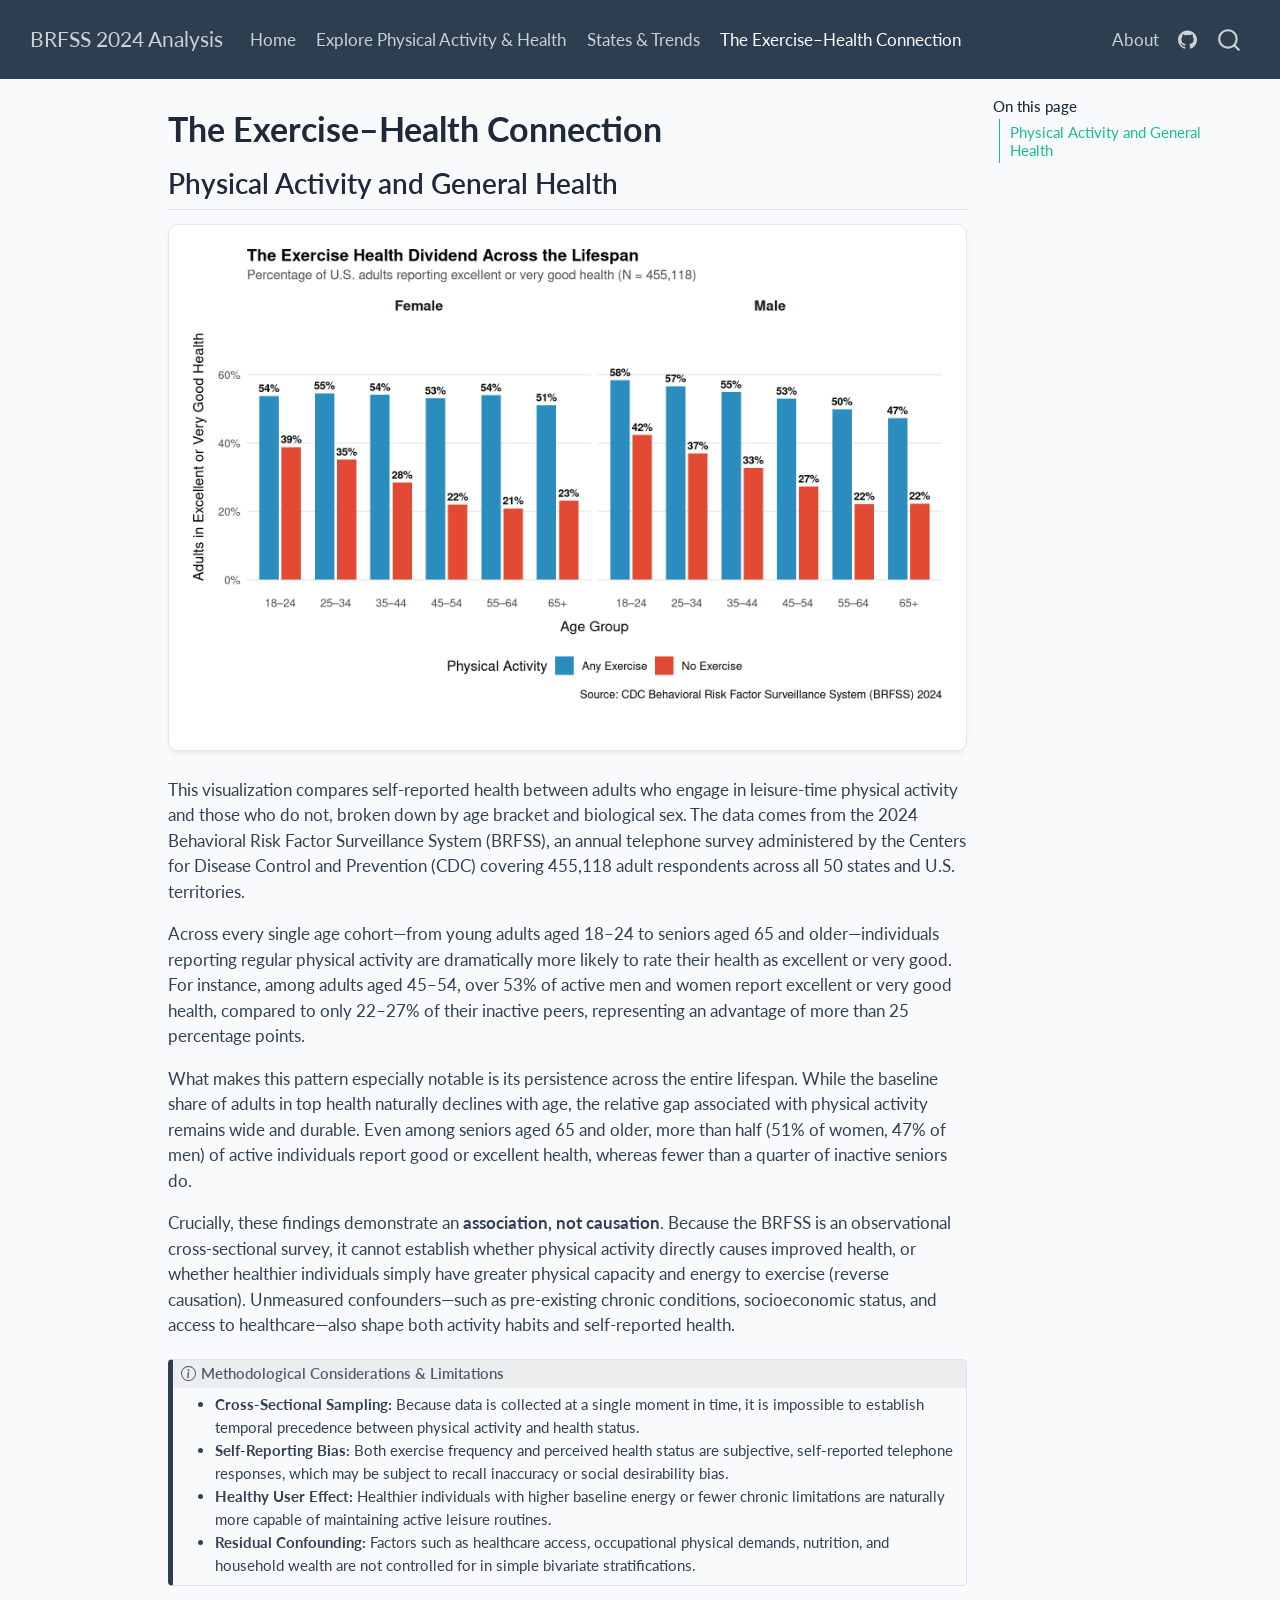
<file: story.html>
<!DOCTYPE html>
<html xmlns="http://www.w3.org/1999/xhtml" lang="en" xml:lang="en"><head>

<meta charset="utf-8">
<meta name="generator" content="quarto-1.10.18">

<meta name="viewport" content="width=device-width, initial-scale=1.0, user-scalable=yes">


<title>The Exercise–Health Connection – BRFSS 2024 Analysis</title>
<style>
/* Default styles provided by pandoc.
** See https://pandoc.org/MANUAL.html#variables-for-html for config info.
*/
span.smallcaps{font-variant: small-caps;}
div.columns{display: flex; gap: 1.5em;}
div.column{flex: auto;}
@media screen {
div.columns{gap: min(4vw, 1.5em);}
div.column{overflow-x: auto;}
}
div.hanging-indent{margin-left: 1.5em; text-indent: -1.5em;}
ul.task-list{list-style: none;}
ul.task-list li input[type="checkbox"] {
  width: 0.8em;
  margin: 0 0.8em 0.2em -1em; /* quarto-specific, see https://github.com/quarto-dev/quarto-cli/issues/4556 */ 
  vertical-align: middle;
}
</style>


<script src="site_libs/quarto-nav/quarto-nav.js"></script>
<script src="site_libs/quarto-nav/headroom.min.js"></script>
<script src="site_libs/clipboard/clipboard.min.js"></script>
<script src="site_libs/quarto-search/autocomplete.umd.js"></script>
<script src="site_libs/quarto-search/fuse.min.js"></script>
<script src="site_libs/quarto-search/quarto-search.js"></script>
<meta name="quarto:offset" content="./">
<script src="site_libs/quarto-html/quarto.js" type="module"></script>
<script src="site_libs/quarto-html/tabsets/tabsets.js" type="module"></script>
<script src="site_libs/quarto-html/popper.min.js"></script>
<script src="site_libs/quarto-html/tippy.umd.min.js"></script>
<script src="site_libs/quarto-html/anchor.min.js"></script>
<link href="site_libs/quarto-html/tippy.css" rel="stylesheet">
<link href="site_libs/quarto-html/quarto-syntax-highlighting-64a204ab8560d761af7679ceaba22944.css" rel="stylesheet" id="quarto-text-highlighting-styles">
<script src="site_libs/bootstrap/bootstrap.min.js"></script>
<link href="site_libs/bootstrap/bootstrap-icons.css" rel="stylesheet">
<link href="site_libs/bootstrap/bootstrap-29cad1d750ec8de04ef3509ee433b677.min.css" rel="stylesheet" append-hash="true" id="quarto-bootstrap" data-mode="light">
<script id="quarto-search-options" type="application/json">{
  "location": "navbar",
  "copy-button": false,
  "collapse-after": 3,
  "panel-placement": "end",
  "type": "overlay",
  "limit": 50,
  "keyboard-shortcut": [
    "f",
    "/",
    "s"
  ],
  "show-item-context": false,
  "language": {
    "search-no-results-text": "No results",
    "search-matching-documents-text": "matching documents",
    "search-copy-link-title": "Copy link to search",
    "search-hide-matches-text": "Hide additional matches",
    "search-more-match-text": "more match in this document",
    "search-more-matches-text": "more matches in this document",
    "search-clear-button-title": "Clear",
    "search-text-placeholder": "",
    "search-detached-cancel-button-title": "Cancel",
    "search-submit-button-title": "Submit",
    "search-label": "Search"
  }
}</script>


<link rel="stylesheet" href="styles.css">
</head>

<body class="nav-fixed quarto-light">

<div id="quarto-search-results"></div>
  <header id="quarto-header" class="headroom fixed-top">
    <nav class="navbar navbar-expand-lg " data-bs-theme="dark">
      <div class="navbar-container container-fluid">
      <div class="navbar-brand-container mx-auto">
    <a class="navbar-brand" href="./index.html">
    <span class="navbar-title">BRFSS 2024 Analysis</span>
    </a>
  </div>
            <div id="quarto-search" class="" title="Search"></div>
          <button class="navbar-toggler" type="button" data-bs-toggle="collapse" data-bs-target="#navbarCollapse" aria-controls="navbarCollapse" role="menu" aria-expanded="false" aria-label="Toggle navigation" onclick="if (window.quartoToggleHeadroom) { window.quartoToggleHeadroom(); }">
  <span class="navbar-toggler-icon"></span>
</button>
          <div class="collapse navbar-collapse" id="navbarCollapse">
            <ul class="navbar-nav navbar-nav-scroll me-auto">
  <li class="nav-item">
    <a class="nav-link" href="./index.html"> 
<span class="menu-text">Home</span></a>
  </li>  
  <li class="nav-item">
    <a class="nav-link" href="./explore.html"> 
<span class="menu-text">Explore Physical Activity &amp; Health</span></a>
  </li>  
  <li class="nav-item">
    <a class="nav-link" href="./states-trends.html"> 
<span class="menu-text">States &amp; Trends</span></a>
  </li>  
  <li class="nav-item">
    <a class="nav-link active" href="./story.html" aria-current="page"> 
<span class="menu-text">The Exercise–Health Connection</span></a>
  </li>  
</ul>
            <ul class="navbar-nav navbar-nav-scroll ms-auto">
  <li class="nav-item">
    <a class="nav-link" href="./about.html"> 
<span class="menu-text">About</span></a>
  </li>  
  <li class="nav-item compact">
    <a class="nav-link" href="https://github.com/romy-bos/final-project-attempt"> <i class="bi bi-github" role="img" aria-label="GitHub">
</i> 
<span class="menu-text"></span></a>
  </li>  
</ul>
          </div> <!-- /navcollapse -->
            <div class="quarto-navbar-tools">
</div>
      </div> <!-- /container-fluid -->
    </nav>
</header>
<!-- content -->
<div id="quarto-content" class="quarto-container page-columns page-rows-contents page-layout-article page-navbar">
<!-- sidebar -->
<!-- margin-sidebar -->
    <div id="quarto-margin-sidebar" class="sidebar margin-sidebar">
        <nav id="TOC" role="doc-toc" class="toc-active">
    <h2 id="toc-title">On this page</h2>
   
  <ul>
  <li><a href="#physical-activity-and-general-health" id="toc-physical-activity-and-general-health" class="nav-link active" data-scroll-target="#physical-activity-and-general-health">Physical Activity and General Health</a></li>
  </ul>
</nav>
    </div>
<!-- main -->
<main class="content" id="quarto-document-content">

<header id="title-block-header" class="quarto-title-block default">
<div class="quarto-title">
<h1 class="title">The Exercise–Health Connection</h1>
</div>



<div class="quarto-title-meta">

    
  
    
  </div>
  


</header>


<section id="physical-activity-and-general-health" class="level2">
<h2 class="anchored" data-anchor-id="physical-activity-and-general-health">Physical Activity and General Health</h2>
<div class="card p-3 mb-4">
<div class="cell">
<div class="cell-output-display">
<div>
<figure class="figure">
<p><img src="story_files/figure-html/story-plot-1.png" class="img-fluid figure-img" width="864"></p>
</figure>
</div>
</div>
</div>
</div>
<p>This visualization compares self-reported health between adults who engage in leisure-time physical activity and those who do not, broken down by age bracket and biological sex. The data comes from the 2024 Behavioral Risk Factor Surveillance System (BRFSS), an annual telephone survey administered by the Centers for Disease Control and Prevention (CDC) covering 455,118 adult respondents across all 50 states and U.S. territories.</p>
<p>Across every single age cohort—from young adults aged 18–24 to seniors aged 65 and older—individuals reporting regular physical activity are dramatically more likely to rate their health as excellent or very good. For instance, among adults aged 45–54, over 53% of active men and women report excellent or very good health, compared to only 22–27% of their inactive peers, representing an advantage of more than 25 percentage points.</p>
<p>What makes this pattern especially notable is its persistence across the entire lifespan. While the baseline share of adults in top health naturally declines with age, the relative gap associated with physical activity remains wide and durable. Even among seniors aged 65 and older, more than half (51% of women, 47% of men) of active individuals report good or excellent health, whereas fewer than a quarter of inactive seniors do.</p>
<p>Crucially, these findings demonstrate an <strong>association, not causation</strong>. Because the BRFSS is an observational cross-sectional survey, it cannot establish whether physical activity directly causes improved health, or whether healthier individuals simply have greater physical capacity and energy to exercise (reverse causation). Unmeasured confounders—such as pre-existing chronic conditions, socioeconomic status, and access to healthcare—also shape both activity habits and self-reported health.</p>
<div class="callout callout-style-default callout-note callout-titled">
<div class="callout-header d-flex align-content-center">
<div class="callout-icon-container">
<i class="callout-icon"></i>
</div>
<div class="callout-title-container flex-fill">
<span class="screen-reader-only">Note</span>Methodological Considerations &amp; Limitations
</div>
</div>
<div class="callout-body-container callout-body">
<ul>
<li><strong>Cross-Sectional Sampling:</strong> Because data is collected at a single moment in time, it is impossible to establish temporal precedence between physical activity and health status.</li>
<li><strong>Self-Reporting Bias:</strong> Both exercise frequency and perceived health status are subjective, self-reported telephone responses, which may be subject to recall inaccuracy or social desirability bias.</li>
<li><strong>Healthy User Effect:</strong> Healthier individuals with higher baseline energy or fewer chronic limitations are naturally more capable of maintaining active leisure routines.</li>
<li><strong>Residual Confounding:</strong> Factors such as healthcare access, occupational physical demands, nutrition, and household wealth are not controlled for in simple bivariate stratifications.</li>
</ul>
</div>
</div>


</section>

</main> <!-- /main -->
<script id="quarto-html-after-body" type="application/javascript">
  window.document.addEventListener("DOMContentLoaded", function (event) {
    const icon = "";
    const anchorJS = new window.AnchorJS();
    anchorJS.options = {
      placement: 'right',
      icon: icon
    };
    anchorJS.add('.anchored');
    const isCodeAnnotation = (el) => {
      for (const clz of el.classList) {
        if (clz.startsWith('code-annotation-')) {                     
          return true;
        }
      }
      return false;
    }
    const onCopySuccess = function(e) {
      // button target
      const button = e.trigger;
      // don't keep focus
      button.blur();
      // flash "checked"
      button.classList.add('code-copy-button-checked');
      var currentTitle = button.getAttribute("title");
      button.setAttribute("title", "Copied!");
      let tooltip;
      if (window.bootstrap) {
        button.setAttribute("data-bs-toggle", "tooltip");
        button.setAttribute("data-bs-placement", "left");
        button.setAttribute("data-bs-title", "Copied!");
        tooltip = new bootstrap.Tooltip(button, 
          { trigger: "manual", 
            customClass: "code-copy-button-tooltip",
            offset: [0, -8]});
        tooltip.show();    
      }
      setTimeout(function() {
        if (tooltip) {
          tooltip.hide();
          button.removeAttribute("data-bs-title");
          button.removeAttribute("data-bs-toggle");
          button.removeAttribute("data-bs-placement");
        }
        button.setAttribute("title", currentTitle);
        button.classList.remove('code-copy-button-checked');
      }, 1000);
      // clear code selection
      e.clearSelection();
    }
    const getTextToCopy = function(trigger) {
      const outerScaffold = trigger.parentElement.cloneNode(true);
      const codeEl = outerScaffold.querySelector('code');
      for (const childEl of codeEl.children) {
        if (isCodeAnnotation(childEl)) {
          childEl.remove();
        }
      }
      return codeEl.innerText;
    }
    const clipboard = new window.ClipboardJS('.code-copy-button:not([data-in-quarto-modal])', {
      text: getTextToCopy
    });
    clipboard.on('success', onCopySuccess);
    if (window.document.getElementById('quarto-embedded-source-code-modal')) {
      const clipboardModal = new window.ClipboardJS('.code-copy-button[data-in-quarto-modal]', {
        text: getTextToCopy,
        container: window.document.getElementById('quarto-embedded-source-code-modal')
      });
      clipboardModal.on('success', onCopySuccess);
    }
      var localhostRegex = new RegExp(/^(?:http|https):\/\/localhost\:?[0-9]*\//);
      var mailtoRegex = new RegExp(/^mailto:/);
        var filterRegex = new RegExp("https:\/\/romy-bos\.github\.io\/final-project-attempt\/");
      var isInternal = (href) => {
          return filterRegex.test(href) || localhostRegex.test(href) || mailtoRegex.test(href);
      }
      // Inspect non-navigation links and adorn them if external
     var links = window.document.querySelectorAll('a[href]:not(.nav-link):not(.navbar-brand):not(.toc-action):not(.sidebar-link):not(.sidebar-item-toggle):not(.pagination-link):not(.no-external):not([aria-hidden]):not(.dropdown-item):not(.quarto-navigation-tool):not(.about-link)');
      for (var i=0; i<links.length; i++) {
        const link = links[i];
        if (!isInternal(link.href)) {
          // undo the damage that might have been done by quarto-nav.js in the case of
          // links that we want to consider external
          if (link.dataset.originalHref !== undefined) {
            link.href = link.dataset.originalHref;
          }
        }
      }
    function tippyHover(el, contentFn, onTriggerFn, onUntriggerFn) {
      const config = {
        allowHTML: true,
        maxWidth: 500,
        delay: 100,
        arrow: false,
        appendTo: function(el) {
            return el.parentElement;
        },
        interactive: true,
        interactiveBorder: 10,
        theme: 'quarto',
        placement: 'bottom-start',
      };
      if (contentFn) {
        config.content = contentFn;
      }
      if (onTriggerFn) {
        config.onTrigger = onTriggerFn;
      }
      if (onUntriggerFn) {
        config.onUntrigger = onUntriggerFn;
      }
      window.tippy(el, config); 
    }
    const noterefs = window.document.querySelectorAll('a[role="doc-noteref"]');
    for (var i=0; i<noterefs.length; i++) {
      const ref = noterefs[i];
      tippyHover(ref, function() {
        // use id or data attribute instead here
        let href = ref.getAttribute('data-footnote-href') || ref.getAttribute('href');
        try { href = new URL(href).hash; } catch {}
        const id = href.replace(/^#\/?/, "");
        const note = window.document.getElementById(id);
        if (note) {
          return note.innerHTML;
        } else {
          return "";
        }
      });
    }
    const xrefs = window.document.querySelectorAll('a.quarto-xref');
    const processXRef = (id, note) => {
      // Strip column container classes
      const stripColumnClz = (el) => {
        el.classList.remove("page-full", "page-columns");
        if (el.children) {
          for (const child of el.children) {
            stripColumnClz(child);
          }
        }
      }
      stripColumnClz(note)
      if (id === null || id.startsWith('sec-')) {
        // Special case sections, only their first couple elements
        const container = document.createElement("div");
        if (note.children && note.children.length > 2) {
          container.appendChild(note.children[0].cloneNode(true));
          for (let i = 1; i < note.children.length; i++) {
            const child = note.children[i];
            if (child.tagName === "P" && child.innerText === "") {
              continue;
            } else {
              container.appendChild(child.cloneNode(true));
              break;
            }
          }
          if (window.Quarto?.typesetMath) {
            window.Quarto.typesetMath(container);
          }
          return container.innerHTML
        } else {
          if (window.Quarto?.typesetMath) {
            window.Quarto.typesetMath(note);
          }
          return note.innerHTML;
        }
      } else {
        // Remove any anchor links if they are present
        const anchorLink = note.querySelector('a.anchorjs-link');
        if (anchorLink) {
          anchorLink.remove();
        }
        if (window.Quarto?.typesetMath) {
          window.Quarto.typesetMath(note);
        }
        if (note.classList.contains("callout")) {
          return note.outerHTML;
        } else {
          return note.innerHTML;
        }
      }
    }
    for (var i=0; i<xrefs.length; i++) {
      const xref = xrefs[i];
      tippyHover(xref, undefined, function(instance) {
        instance.disable();
        let url = xref.getAttribute('href');
        let hash = undefined; 
        if (url.startsWith('#')) {
          hash = url;
        } else {
          try { hash = new URL(url).hash; } catch {}
        }
        if (hash) {
          const id = hash.replace(/^#\/?/, "");
          const note = window.document.getElementById(id);
          if (note !== null) {
            try {
              const html = processXRef(id, note.cloneNode(true));
              instance.setContent(html);
            } finally {
              instance.enable();
              instance.show();
            }
          } else {
            // See if we can fetch this
            fetch(url.split('#')[0])
            .then(res => res.text())
            .then(html => {
              const parser = new DOMParser();
              const htmlDoc = parser.parseFromString(html, "text/html");
              const note = htmlDoc.getElementById(id);
              if (note !== null) {
                const html = processXRef(id, note);
                instance.setContent(html);
              } 
            }).finally(() => {
              instance.enable();
              instance.show();
            });
          }
        } else {
          // See if we can fetch a full url (with no hash to target)
          // This is a special case and we should probably do some content thinning / targeting
          fetch(url)
          .then(res => res.text())
          .then(html => {
            const parser = new DOMParser();
            const htmlDoc = parser.parseFromString(html, "text/html");
            const note = htmlDoc.querySelector('main.content');
            if (note !== null) {
              // This should only happen for chapter cross references
              // (since there is no id in the URL)
              // remove the first header
              if (note.children.length > 0 && note.children[0].tagName === "HEADER") {
                note.children[0].remove();
              }
              const html = processXRef(null, note);
              instance.setContent(html);
            } 
          }).finally(() => {
            instance.enable();
            instance.show();
          });
        }
      }, function(instance) {
      });
    }
        let selectedAnnoteEl;
        const selectorForAnnotation = ( cell, annotation) => {
          let cellAttr = 'data-code-cell="' + cell + '"';
          let lineAttr = 'data-code-annotation="' +  annotation + '"';
          const selector = 'span[' + cellAttr + '][' + lineAttr + ']';
          return selector;
        }
        const selectCodeLines = (annoteEl) => {
          const doc = window.document;
          const targetCell = annoteEl.getAttribute("data-target-cell");
          const targetAnnotation = annoteEl.getAttribute("data-target-annotation");
          const annoteSpan = window.document.querySelector(selectorForAnnotation(targetCell, targetAnnotation));
          const lines = annoteSpan.getAttribute("data-code-lines").split(",");
          const lineIds = lines.map((line) => {
            return targetCell + "-" + line;
          })
          let top = null;
          let height = null;
          let parent = null;
          if (lineIds.length > 0) {
              //compute the position of the single el (top and bottom and make a div)
              const el = window.document.getElementById(lineIds[0]);
              top = el.offsetTop;
              height = el.offsetHeight;
              parent = el.parentElement.parentElement;
            if (lineIds.length > 1) {
              const lastEl = window.document.getElementById(lineIds[lineIds.length - 1]);
              const bottom = lastEl.offsetTop + lastEl.offsetHeight;
              height = bottom - top;
            }
            if (top !== null && height !== null && parent !== null) {
              // cook up a div (if necessary) and position it 
              let div = window.document.getElementById("code-annotation-line-highlight");
              if (div === null) {
                div = window.document.createElement("div");
                div.setAttribute("id", "code-annotation-line-highlight");
                div.style.position = 'absolute';
                parent.appendChild(div);
              }
              div.style.top = top - 2 + "px";
              div.style.height = height + 4 + "px";
              div.style.left = 0;
              let gutterDiv = window.document.getElementById("code-annotation-line-highlight-gutter");
              if (gutterDiv === null) {
                gutterDiv = window.document.createElement("div");
                gutterDiv.setAttribute("id", "code-annotation-line-highlight-gutter");
                gutterDiv.style.position = 'absolute';
                const codeCell = window.document.getElementById(targetCell);
                const gutter = codeCell.querySelector('.code-annotation-gutter');
                gutter.appendChild(gutterDiv);
              }
              gutterDiv.style.top = top - 2 + "px";
              gutterDiv.style.height = height + 4 + "px";
            }
            selectedAnnoteEl = annoteEl;
          }
        };
        const unselectCodeLines = () => {
          const elementsIds = ["code-annotation-line-highlight", "code-annotation-line-highlight-gutter"];
          elementsIds.forEach((elId) => {
            const div = window.document.getElementById(elId);
            if (div) {
              div.remove();
            }
          });
          selectedAnnoteEl = undefined;
        };
          // Handle positioning of the toggle
      window.addEventListener(
        "resize",
        throttle(() => {
          elRect = undefined;
          if (selectedAnnoteEl) {
            selectCodeLines(selectedAnnoteEl);
          }
        }, 10)
      );
      function throttle(fn, ms) {
      let throttle = false;
      let timer;
        return (...args) => {
          if(!throttle) { // first call gets through
              fn.apply(this, args);
              throttle = true;
          } else { // all the others get throttled
              if(timer) clearTimeout(timer); // cancel #2
              timer = setTimeout(() => {
                fn.apply(this, args);
                timer = throttle = false;
              }, ms);
          }
        };
      }
        // Attach click handler to the DT
        const annoteDls = window.document.querySelectorAll('dt[data-target-cell]');
        for (const annoteDlNode of annoteDls) {
          annoteDlNode.addEventListener('click', (event) => {
            const clickedEl = event.target;
            if (clickedEl !== selectedAnnoteEl) {
              unselectCodeLines();
              const activeEl = window.document.querySelector('dt[data-target-cell].code-annotation-active');
              if (activeEl) {
                activeEl.classList.remove('code-annotation-active');
              }
              selectCodeLines(clickedEl);
              clickedEl.classList.add('code-annotation-active');
            } else {
              // Unselect the line
              unselectCodeLines();
              clickedEl.classList.remove('code-annotation-active');
            }
          });
        }
    const findCites = (el) => {
      const parentEl = el.parentElement;
      if (parentEl) {
        const cites = parentEl.dataset.cites;
        if (cites) {
          return {
            el,
            cites: cites.split(' ')
          };
        } else {
          return findCites(el.parentElement)
        }
      } else {
        return undefined;
      }
    };
    var bibliorefs = window.document.querySelectorAll('a[role="doc-biblioref"]');
    for (var i=0; i<bibliorefs.length; i++) {
      const ref = bibliorefs[i];
      const citeInfo = findCites(ref);
      if (citeInfo) {
        tippyHover(citeInfo.el, function() {
          var popup = window.document.createElement('div');
          citeInfo.cites.forEach(function(cite) {
            var citeDiv = window.document.createElement('div');
            citeDiv.classList.add('hanging-indent');
            citeDiv.classList.add('csl-entry');
            var biblioDiv = window.document.getElementById('ref-' + cite);
            if (biblioDiv) {
              citeDiv.innerHTML = biblioDiv.innerHTML;
            }
            popup.appendChild(citeDiv);
          });
          return popup.innerHTML;
        });
      }
    }
  });
  </script>
</div> <!-- /content -->




</body></html>
</file>
<file: site_libs/quarto-html/tippy.css>
.tippy-box[data-animation=fade][data-state=hidden]{opacity:0}[data-tippy-root]{max-width:calc(100vw - 10px)}.tippy-box{position:relative;background-color:#333;color:#fff;border-radius:4px;font-size:14px;line-height:1.4;white-space:normal;outline:0;transition-property:transform,visibility,opacity}.tippy-box[data-placement^=top]>.tippy-arrow{bottom:0}.tippy-box[data-placement^=top]>.tippy-arrow:before{bottom:-7px;left:0;border-width:8px 8px 0;border-top-color:initial;transform-origin:center top}.tippy-box[data-placement^=bottom]>.tippy-arrow{top:0}.tippy-box[data-placement^=bottom]>.tippy-arrow:before{top:-7px;left:0;border-width:0 8px 8px;border-bottom-color:initial;transform-origin:center bottom}.tippy-box[data-placement^=left]>.tippy-arrow{right:0}.tippy-box[data-placement^=left]>.tippy-arrow:before{border-width:8px 0 8px 8px;border-left-color:initial;right:-7px;transform-origin:center left}.tippy-box[data-placement^=right]>.tippy-arrow{left:0}.tippy-box[data-placement^=right]>.tippy-arrow:before{left:-7px;border-width:8px 8px 8px 0;border-right-color:initial;transform-origin:center right}.tippy-box[data-inertia][data-state=visible]{transition-timing-function:cubic-bezier(.54,1.5,.38,1.11)}.tippy-arrow{width:16px;height:16px;color:#333}.tippy-arrow:before{content:"";position:absolute;border-color:transparent;border-style:solid}.tippy-content{position:relative;padding:5px 9px;z-index:1}
</file>
<file: site_libs/quarto-html/quarto-syntax-highlighting-64a204ab8560d761af7679ceaba22944.css>
/* quarto syntax highlight colors */
:root {
  --quarto-hl-ot-color: #003B4F;
  --quarto-hl-at-color: #657422;
  --quarto-hl-ss-color: #20794D;
  --quarto-hl-an-color: #5E5E5E;
  --quarto-hl-fu-color: #4758AB;
  --quarto-hl-st-color: #20794D;
  --quarto-hl-cf-color: #003B4F;
  --quarto-hl-op-color: #5E5E5E;
  --quarto-hl-er-color: #AD0000;
  --quarto-hl-bn-color: #AD0000;
  --quarto-hl-al-color: #AD0000;
  --quarto-hl-va-color: #111111;
  --quarto-hl-bu-color: inherit;
  --quarto-hl-ex-color: inherit;
  --quarto-hl-pp-color: #AD0000;
  --quarto-hl-in-color: #5E5E5E;
  --quarto-hl-vs-color: #20794D;
  --quarto-hl-wa-color: #5E5E5E;
  --quarto-hl-do-color: #5E5E5E;
  --quarto-hl-im-color: #00769E;
  --quarto-hl-ch-color: #20794D;
  --quarto-hl-dt-color: #AD0000;
  --quarto-hl-fl-color: #AD0000;
  --quarto-hl-co-color: #5E5E5E;
  --quarto-hl-cv-color: #5E5E5E;
  --quarto-hl-cn-color: #8f5902;
  --quarto-hl-sc-color: #5E5E5E;
  --quarto-hl-dv-color: #AD0000;
  --quarto-hl-kw-color: #003B4F;
}

/* other quarto variables */
:root {
  --quarto-font-monospace: SFMono-Regular, Menlo, Monaco, Consolas, "Liberation Mono", "Courier New", monospace;
}

/* syntax highlight based on Pandoc's rules */
pre > code.sourceCode > span {
  color: #003B4F;
}

code.sourceCode > span {
  color: #003B4F;
}

div.sourceCode,
div.sourceCode pre.sourceCode {
  color: #003B4F;
}

/* Normal */
code span {
  color: #003B4F;
}

/* Alert */
code span.al {
  color: #AD0000;
  font-style: inherit;
}

/* Annotation */
code span.an {
  color: #5E5E5E;
  font-style: inherit;
}

/* Attribute */
code span.at {
  color: #657422;
  font-style: inherit;
}

/* BaseN */
code span.bn {
  color: #AD0000;
  font-style: inherit;
}

/* BuiltIn */
code span.bu {
  font-style: inherit;
}

/* ControlFlow */
code span.cf {
  color: #003B4F;
  font-weight: bold;
  font-style: inherit;
}

/* Char */
code span.ch {
  color: #20794D;
  font-style: inherit;
}

/* Constant */
code span.cn {
  color: #8f5902;
  font-style: inherit;
}

/* Comment */
code span.co {
  color: #5E5E5E;
  font-style: inherit;
}

/* CommentVar */
code span.cv {
  color: #5E5E5E;
  font-style: italic;
}

/* Documentation */
code span.do {
  color: #5E5E5E;
  font-style: italic;
}

/* DataType */
code span.dt {
  color: #AD0000;
  font-style: inherit;
}

/* DecVal */
code span.dv {
  color: #AD0000;
  font-style: inherit;
}

/* Error */
code span.er {
  color: #AD0000;
  font-style: inherit;
}

/* Extension */
code span.ex {
  font-style: inherit;
}

/* Float */
code span.fl {
  color: #AD0000;
  font-style: inherit;
}

/* Function */
code span.fu {
  color: #4758AB;
  font-style: inherit;
}

/* Import */
code span.im {
  color: #00769E;
  font-style: inherit;
}

/* Information */
code span.in {
  color: #5E5E5E;
  font-style: inherit;
}

/* Keyword */
code span.kw {
  color: #003B4F;
  font-weight: bold;
  font-style: inherit;
}

/* Operator */
code span.op {
  color: #5E5E5E;
  font-style: inherit;
}

/* Other */
code span.ot {
  color: #003B4F;
  font-style: inherit;
}

/* Preprocessor */
code span.pp {
  color: #AD0000;
  font-style: inherit;
}

/* SpecialChar */
code span.sc {
  color: #5E5E5E;
  font-style: inherit;
}

/* SpecialString */
code span.ss {
  color: #20794D;
  font-style: inherit;
}

/* String */
code span.st {
  color: #20794D;
  font-style: inherit;
}

/* Variable */
code span.va {
  color: #111111;
  font-style: inherit;
}

/* VerbatimString */
code span.vs {
  color: #20794D;
  font-style: inherit;
}

/* Warning */
code span.wa {
  color: #5E5E5E;
  font-style: italic;
}

.prevent-inlining {
  content: "</";
}

/*# sourceMappingURL=9d8d5bb603a83b8298b89080a598c93b.css.map */
</file>
<file: site_libs/htmltools-fill-0.5.9/fill.css>
@layer htmltools {
  .html-fill-container {
    display: flex;
    flex-direction: column;
    /* Prevent the container from expanding vertically or horizontally beyond its
    parent's constraints. */
    min-height: 0;
    min-width: 0;
  }
  .html-fill-container > .html-fill-item {
    /* Fill items can grow and shrink freely within
    available vertical space in fillable container */
    flex: 1 1 auto;
    min-height: 0;
    min-width: 0;
  }
  .html-fill-container > :not(.html-fill-item) {
    /* Prevent shrinking or growing of non-fill items */
    flex: 0 0 auto;
  }
}
</file>
<file: site_libs/plotly-htmlwidgets-css-2.25.2/plotly-htmlwidgets.css>
/*
just here so that plotly works
correctly with ioslides.
see https://github.com/ropensci/plotly/issues/463
*/

slide:not(.current) .plotly.html-widget{
  display: none;
}
</file>
<file: styles.css>
/* Pleasing off-white background */
body {
  background-color: #f8fafc;
  color: #334155;
}

/* Refined card containers with soft shadow */
.card {
  background-color: #ffffff;
  border: 1px solid #e2e8f0;
  border-radius: 10px;
  box-shadow: 0 4px 6px -1px rgba(0, 0, 0, 0.05), 0 2px 4px -1px rgba(0, 0, 0, 0.03);
}

/* Headings with clear contrast */
h1.title {
  color: #1e293b;
  font-weight: 700;
}

h2 {
  color: #1e293b;
  font-weight: 600;
  margin-top: 1.8rem;
  margin-bottom: 0.8rem;
}

/* Slightly round plotly chart containers */
.js-plotly-plot {
  border-radius: 8px;
}
</file>
<file: site_libs/crosstalk-1.2.2/css/crosstalk.min.css>
.container-fluid.crosstalk-bscols{margin-left:-30px;margin-right:-30px;white-space:normal}body>.container-fluid.crosstalk-bscols{margin-left:auto;margin-right:auto}.crosstalk-input-checkboxgroup .crosstalk-options-group .crosstalk-options-column{display:inline-block;padding-right:12px;vertical-align:top}@media only screen and (max-width: 480px){.crosstalk-input-checkboxgroup .crosstalk-options-group .crosstalk-options-column{display:block;padding-right:inherit}}.crosstalk-input{margin-bottom:15px}.crosstalk-input .control-label{margin-bottom:0;vertical-align:middle}.crosstalk-input input[type="checkbox"]{margin:4px 0 0;margin-top:1px;line-height:normal}.crosstalk-input .checkbox{position:relative;display:block;margin-top:10px;margin-bottom:10px}.crosstalk-input .checkbox>label{padding-left:20px;margin-bottom:0;font-weight:400;cursor:pointer}.crosstalk-input .checkbox input[type="checkbox"],.crosstalk-input .checkbox-inline input[type="checkbox"]{position:absolute;margin-top:2px;margin-left:-20px}.crosstalk-input .checkbox+.checkbox{margin-top:-5px}.crosstalk-input .checkbox-inline{position:relative;display:inline-block;padding-left:20px;margin-bottom:0;font-weight:400;vertical-align:middle;cursor:pointer}.crosstalk-input .checkbox-inline+.checkbox-inline{margin-top:0;margin-left:10px}
</file>
